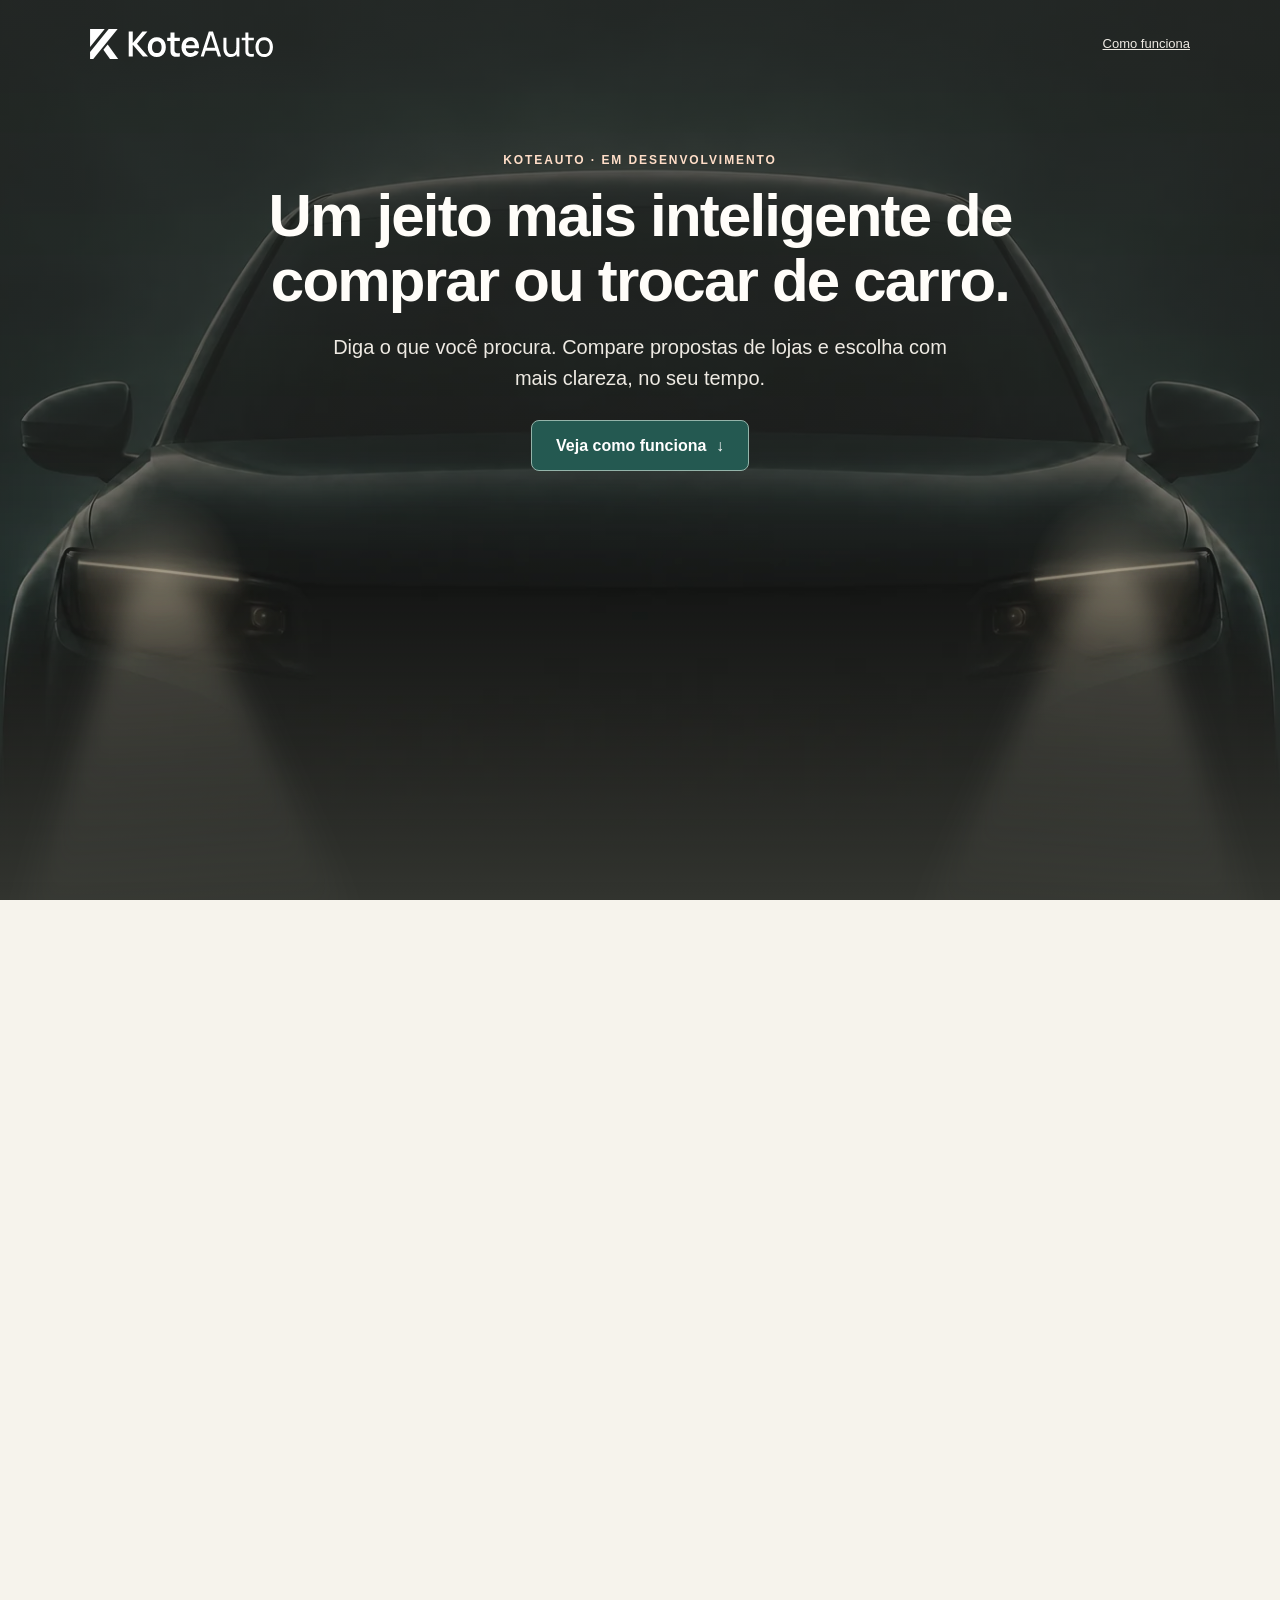
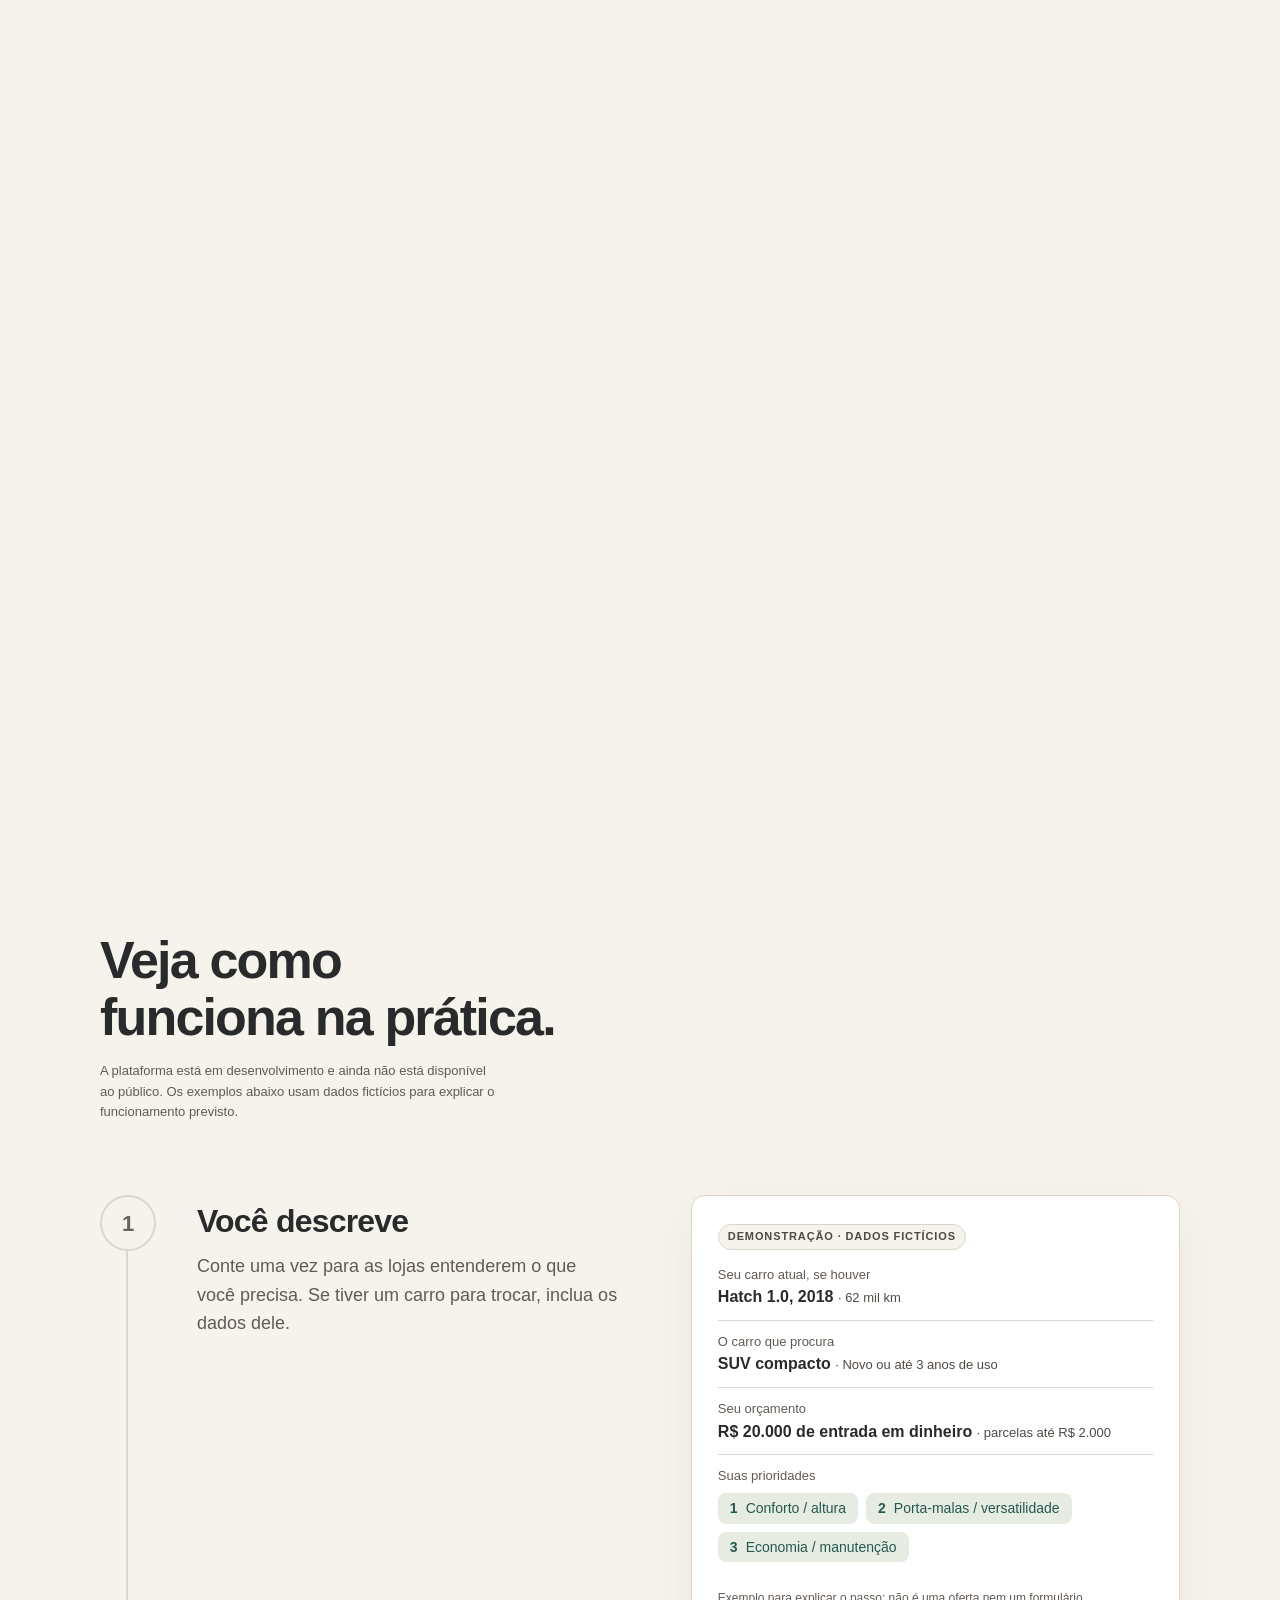
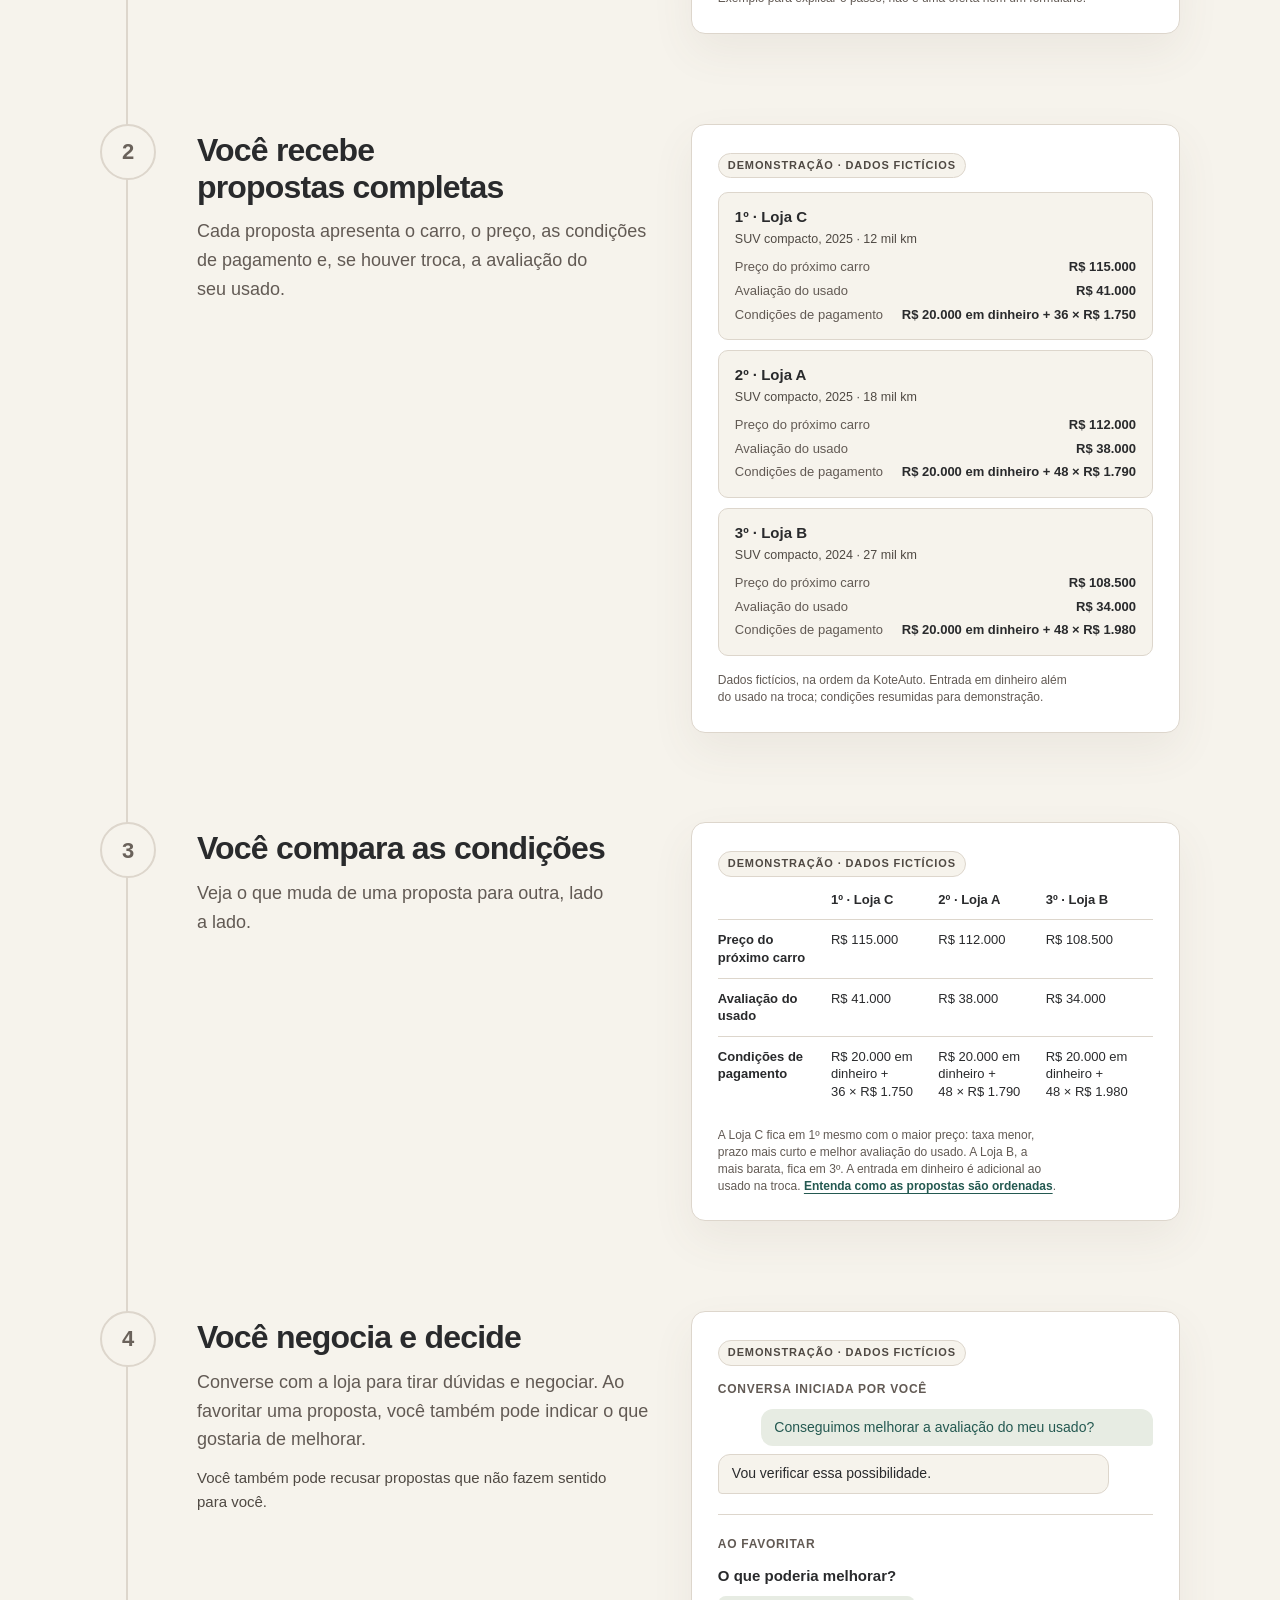
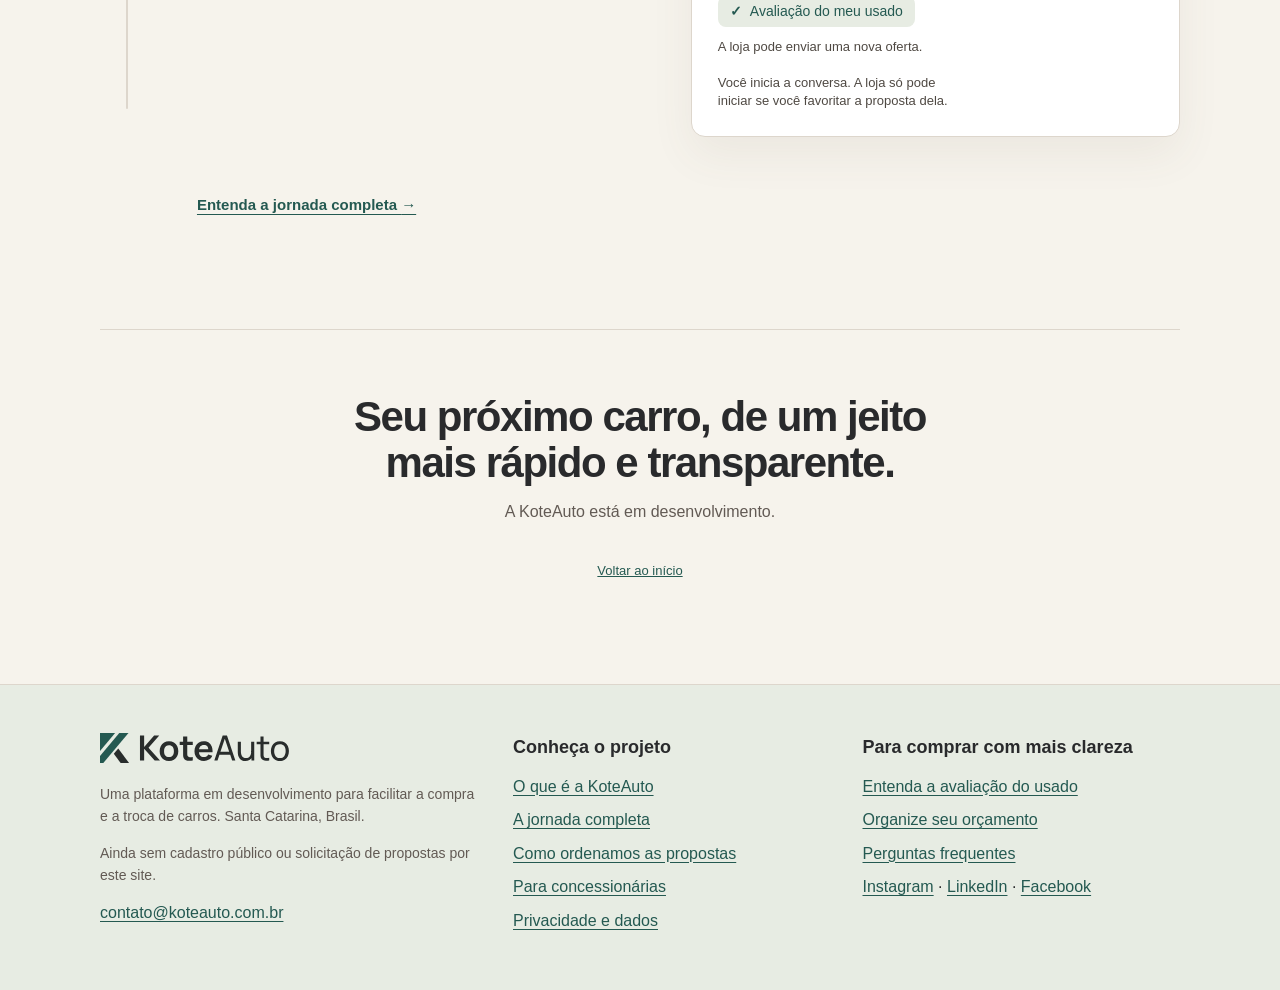
<file: index.html>
<!doctype html>
<html lang="pt-BR">
<head>
  <meta charset="UTF-8" />
  <meta name="viewport" content="width=device-width, initial-scale=1" />
  <meta name="theme-color" content="#245951" />
  <title>KoteAuto | Marketplace reverso de compra e troca de carros</title>
  <meta
    name="description"
    content="A KoteAuto é uma startup brasileira de tecnologia automotiva que está construindo um marketplace reverso para compra e troca de carros: você informa uma vez o carro que tem, o que quer e quanto deseja pagar, e as concessionárias enviam propostas comparáveis. Plataforma em desenvolvimento, ainda sem acesso público."
  />
  <meta name="robots" content="index, follow, max-snippet:-1, max-image-preview:large" />
  <link rel="canonical" href="https://www.koteauto.com.br/" />
  <meta property="og:type" content="website" />
  <meta property="og:locale" content="pt_BR" />
  <meta property="og:site_name" content="KoteAuto" />
  <meta property="og:title" content="KoteAuto | Marketplace reverso de compra e troca de carros" />
  <meta property="og:description" content="Conheça a proposta da KoteAuto para comprar e trocar de carro com mais clareza. Plataforma em desenvolvimento." />
  <meta property="og:url" content="https://www.koteauto.com.br/" />
  <meta property="og:image" content="https://www.koteauto.com.br/assets/brand/koteauto-compartilhamento-1200x630.jpg" />
<meta property="og:image:width" content="1200" />
<meta property="og:image:height" content="630" />
  <meta property="og:image:alt" content="Logo da KoteAuto sobre a frente de um carro: um jeito mais inteligente de comprar ou trocar de carro" />
  <meta name="twitter:card" content="summary_large_image" />
  <meta name="twitter:title" content="KoteAuto | Compra e troca de carros com propostas comparáveis" />
  <meta name="twitter:description" content="Conheça a proposta da KoteAuto para reduzir o desgaste de comprar ou trocar de carro." />
  <meta name="twitter:image" content="https://www.koteauto.com.br/assets/brand/koteauto-compartilhamento-1200x630.jpg" />
  <link rel="icon" href="/favicon.svg" type="image/svg+xml" />
<link rel="apple-touch-icon" href="/apple-touch-icon.png" />
  <link rel="stylesheet" href="/assets/home.css">
</head>
<body id="topo">
<a class="skip" href="#como-funciona">Ir para Como funciona</a>
<main>
<section class="track" id="travessia" aria-label="Abertura e como funciona">
  <div class="stage">
    <div class="hero">
      <div class="scene" aria-hidden="true">
        <div class="rig">
          <div class="cw">
            <div class="pic"><img class="car" src="/assets/carro-frente-1672.webp" srcset="/assets/carro-frente-960.webp 960w, /assets/carro-frente-1672.webp 1672w" sizes="(max-width:700px) 135vw, (min-aspect-ratio:1672/941) 100vw, 178svh" fetchpriority="high" decoding="async" alt="" width="1672" height="941"><div class="shade"></div></div>
            <div class="bm ln" data-base="-4"><i></i></div><div class="bm rn" data-base="4"><i></i></div>
            <div class="gl ln"></div><div class="gl rn"></div>
          </div>
          <div class="pool pl"></div><div class="pool pr"></div><div class="pool pc"></div>
        </div>
        <div class="flood"></div>
      </div>
      <div class="hero-copy">
        <nav class="nav" aria-label="Navegação principal"><a class="brand" href="#topo" aria-label="KoteAuto — início"><img src="/assets/brand/koteauto-logo-horizontal-branco.svg" width="760" height="120" alt="KoteAuto"></a><a class="nl" href="#como-funciona">Como funciona</a></nav>
        <div class="hc">
          <p class="eyebrow">KoteAuto · em desenvolvimento</p>
          <h1>Um jeito mais inteligente de comprar ou trocar de carro.</h1>
          <p class="sup">Diga o que você procura. Compare propostas de lojas e escolha com mais clareza, no seu tempo.</p>
          <a class="cta" href="#como-funciona">Veja como funciona <span aria-hidden="true">↓</span></a>
        </div>
      </div>
    </div>
    <a class="transition-cue" href="#como-funciona" hidden>Continue para ver como funciona <span aria-hidden="true">↓</span></a>
    <div class="intro" id="como-funciona">
      <div class="wrap">
        <p class="eyebrow-d rv">Como funciona</p>
        <h2 class="rv" style="--d:.03s">Do que você procura à decisão.</h2>
        <p class="lead-b rv" style="--d:.06s">Uma solicitação para reunir propostas e negociar.</p>
        <ul class="infos">
          <li class="rv" style="--d:.09s"><strong>A solicitação</strong><span>Você descreve o carro que tem, se houver, o que procura e quanto deseja pagar.</span></li>
          <li class="rv" style="--d:.12s"><strong>As propostas</strong><span>Preço, avaliação do usado e condições de pagamento sempre visíveis, no mesmo formato para todas as lojas.</span></li>
          <li class="rv" style="--d:.15s"><strong>A decisão</strong><span>Compare e negocie online, no seu tempo.</span></li>
        </ul>
      </div>
    </div>
  </div>
  <span class="anchor" id="como-funciona-live"></span>
</section>

<section class="how" aria-label="O percurso">
  <div class="wrap">
    <div class="how-head">
      <h2>Veja como funciona na prática.</h2>
      <p class="demo-note">A plataforma está em desenvolvimento e ainda não está disponível ao público. Os exemplos abaixo usam dados fictícios para explicar o funcionamento previsto.</p>
    </div>
    <div class="path" id="path">
      <ol class="steps" role="list">
        <li class="step">
          <span class="dot" aria-hidden="true">1</span>
          <div class="txt"><h3>Você descreve</h3><p>Conte uma vez para as lojas entenderem o que você precisa. Se tiver um carro para trocar, inclua os dados dele.</p></div>
          <figure class="fig">
            <span class="demo">Demonstração · dados fictícios</span>
            <dl class="vals">
              <div><dt>Seu carro atual, se houver</dt><dd>Hatch 1.0, 2018 <small>· 62 mil km</small></dd></div>
              <div><dt>O carro que procura</dt><dd>SUV compacto <small>· Novo ou até 3 anos de uso</small></dd></div>
              <div><dt>Seu orçamento</dt><dd>R$&nbsp;20.000 de entrada em dinheiro <small>· parcelas até R$&nbsp;2.000</small></dd></div>
              <div><dt>Suas prioridades</dt><dd><ol class="prio" role="list"><li>Conforto / altura</li><li>Porta-malas / versatilidade</li><li>Economia / manutenção</li></ol></dd></div>
            </dl>
            <figcaption>Exemplo para explicar o passo; não é uma oferta nem um formulário.</figcaption>
          </figure>
        </li>
        <li class="step">
          <span class="dot" aria-hidden="true">2</span>
          <div class="txt"><h3>Você recebe propostas completas</h3><p>Cada proposta apresenta o carro, o preço, as condições de pagamento e, se houver troca, a avaliação do seu usado.</p></div>
          <figure class="fig">
            <span class="demo">Demonstração · dados fictícios</span>
            <div class="prop"><h4>1º · Loja C</h4><p class="car-d">SUV compacto, 2025 · 12 mil km</p><dl><dt>Preço do próximo carro</dt><dd>R$&nbsp;115.000</dd><dt>Avaliação do usado</dt><dd>R$&nbsp;41.000</dd><dt>Condições de pagamento</dt><dd>R$&nbsp;20.000 em dinheiro + 36&nbsp;×&nbsp;R$&nbsp;1.750</dd></dl></div><div class="prop"><h4>2º · Loja A</h4><p class="car-d">SUV compacto, 2025 · 18 mil km</p><dl><dt>Preço do próximo carro</dt><dd>R$&nbsp;112.000</dd><dt>Avaliação do usado</dt><dd>R$&nbsp;38.000</dd><dt>Condições de pagamento</dt><dd>R$&nbsp;20.000 em dinheiro + 48&nbsp;×&nbsp;R$&nbsp;1.790</dd></dl></div><div class="prop"><h4>3º · Loja B</h4><p class="car-d">SUV compacto, 2024 · 27 mil km</p><dl><dt>Preço do próximo carro</dt><dd>R$&nbsp;108.500</dd><dt>Avaliação do usado</dt><dd>R$&nbsp;34.000</dd><dt>Condições de pagamento</dt><dd>R$&nbsp;20.000 em dinheiro + 48&nbsp;×&nbsp;R$&nbsp;1.980</dd></dl></div>
            <figcaption>Dados fictícios, na ordem da KoteAuto. Entrada em dinheiro além do usado na troca; condições resumidas para demonstração.</figcaption>
          </figure>
        </li>
        <li class="step">
          <span class="dot" aria-hidden="true">3</span>
          <div class="txt"><h3>Você compara as condições</h3><p>Veja o que muda de uma proposta para outra, lado a lado.</p></div>
          <figure class="fig">
            <span class="demo">Demonstração · dados fictícios</span>
            <div class="tblw" tabindex="0" role="region" aria-label="Comparação de exemplo; role para o lado se necessário">
              <table class="tbl">
                <thead><tr><th scope="col"><span class="vh">Item</span></th><th scope="col">1º · Loja C</th><th scope="col">2º · Loja A</th><th scope="col">3º · Loja B</th></tr></thead>
                <tbody>
                  <tr><th scope="row">Preço do próximo carro</th><td>R$&nbsp;115.000</td><td>R$&nbsp;112.000</td><td>R$&nbsp;108.500</td></tr>
                  <tr><th scope="row">Avaliação do usado</th><td>R$&nbsp;41.000</td><td>R$&nbsp;38.000</td><td>R$&nbsp;34.000</td></tr>
                  <tr><th scope="row">Condições de pagamento</th><td>R$&nbsp;20.000 em dinheiro + 36&nbsp;×&nbsp;R$&nbsp;1.750</td><td>R$&nbsp;20.000 em dinheiro + 48&nbsp;×&nbsp;R$&nbsp;1.790</td><td>R$&nbsp;20.000 em dinheiro + 48&nbsp;×&nbsp;R$&nbsp;1.980</td></tr>
                </tbody>
              </table>
            </div>
            <p class="scroll-hint">Deslize para o lado para ver as três propostas.</p>
            <figcaption>A Loja C fica em 1º mesmo com o maior preço: taxa menor, prazo mais curto e melhor avaliação do usado. A Loja B, a mais barata, fica em 3º. A entrada em dinheiro é adicional ao usado na troca. <a href="/como-ordenamos-as-propostas">Entenda como as propostas são ordenadas</a>.</figcaption>
          </figure>
        </li>
        <li class="step">
          <span class="dot" aria-hidden="true">4</span>
          <div class="txt"><h3>Você negocia e decide</h3><p>Converse com a loja para tirar dúvidas e negociar. Ao favoritar uma proposta, você também pode indicar o que gostaria de melhorar.</p><p class="sec">Você também pode recusar propostas que não fazem sentido para você.</p></div>
          <figure class="fig talkfig">
            <span class="demo">Demonstração · dados fictícios</span>
            <div class="blk">
              <h4>Conversa iniciada por você</h4>
              <p class="msg me"><span class="vh">Você: </span>Conseguimos melhorar a avaliação do meu usado?</p>
              <p class="msg store"><span class="vh">Loja: </span>Vou verificar essa possibilidade.</p>
            </div>
            <div class="blk">
              <h4>Ao favoritar</h4>
              <p class="ask">O que poderia melhorar?</p>
              <p class="pick"><span aria-hidden="true">✓</span> Avaliação do meu usado</p>
              <p class="note-s">A loja pode enviar uma nova oferta.</p>
            </div>
            <figcaption>Você inicia a conversa. A loja só pode iniciar se você favoritar a proposta dela.</figcaption>
          </figure>
        </li>
      </ol>
    </div>
    <p class="more more-out"><a href="/como-funciona">Entenda a jornada completa <span aria-hidden="true">→</span></a></p>
    <div class="closing">
      <h2>Seu próximo carro, de um jeito mais rápido e transparente.</h2>
      <p>A KoteAuto está em desenvolvimento.</p>
    </div>
    <p class="end"><a href="#topo">Voltar ao início</a></p>
  </div>
</section>
</main>

<footer class="site-footer"><div class="wrap footer-grid">
<div><h2 class="footer-brand"><img src="/assets/brand/koteauto-logo-horizontal-cor.svg" width="760" height="120" alt="KoteAuto" loading="lazy"></h2><p>Uma plataforma em desenvolvimento para facilitar a compra e a troca de carros. Santa Catarina, Brasil.</p><p>Ainda sem cadastro público ou solicitação de propostas por este site.</p><a href="mailto:contato@koteauto.com.br">contato@koteauto.com.br</a></div>
<nav aria-label="Sobre a KoteAuto"><h2>Conheça o projeto</h2><ul><li><a href="/o-que-e-a-koteauto">O que é a KoteAuto</a></li><li><a href="/como-funciona">A jornada completa</a></li><li><a href="/como-ordenamos-as-propostas">Como ordenamos as propostas</a></li><li><a href="/para-concessionarias">Para concessionárias</a></li><li><a href="/privacidade-e-dados">Privacidade e dados</a></li></ul></nav>
<nav aria-label="Guias e contato"><h2>Para comprar com mais clareza</h2><ul><li><a href="/avaliacao-do-usado">Entenda a avaliação do usado</a></li><li><a href="/quanto-de-carro-consigo-comprar">Organize seu orçamento</a></li><li><a href="/perguntas-frequentes">Perguntas frequentes</a></li><li><a href="https://www.instagram.com/contatokoteauto/">Instagram</a> · <a href="https://linkedin.com/company/koteauto">LinkedIn</a> · <a href="https://www.facebook.com/61589312203457/">Facebook</a></li></ul></nav>
</div></footer>
<script type="application/ld+json">{
  "@context": "https://schema.org",
  "@graph": [
    {
      "@type": "Organization",
      "@id": "https://www.koteauto.com.br/#organizacao",
      "name": "KoteAuto",
      "alternateName": "Kote Auto",
      "url": "https://www.koteauto.com.br/",
      "description": "A KoteAuto é uma startup brasileira de tecnologia automotiva que está construindo um marketplace reverso para compra e troca de veículos. A proposta é permitir que o consumidor informe uma única vez o carro que possui, o carro que deseja e sua capacidade de pagamento para comparar propostas padronizadas de concessionárias e revendas.",
      "disambiguatingDescription": "Startup brasileira em estágio inicial, sediada em Santa Catarina, com produto em desenvolvimento e ainda não disponível ao público.",
      "slogan": "Você informa uma vez. As lojas competem pela melhor proposta.",
      "foundingLocation": {
        "@type": "Place",
        "address": {
          "@type": "PostalAddress",
          "addressRegion": "SC",
          "addressCountry": "BR"
        }
      },
      "areaServed": {
        "@type": "Country",
        "name": "Brasil"
      },
      "knowsAbout": [
        "startup de tecnologia automotiva",
        "marketplace reverso automotivo",
        "compra e troca de carros",
        "avaliação de carro usado",
        "tabela FIPE",
        "comparação de propostas de financiamento de veículos",
        "leads qualificados para concessionárias"
      ],
      "sameAs": [
        "https://www.instagram.com/contatokoteauto/",
        "https://linkedin.com/company/koteauto",
        "https://www.facebook.com/61589312203457/"
      ]
    },
    {
      "@type": "WebSite",
      "dateModified": "2026-10-13",
      "@id": "https://www.koteauto.com.br/#site",
      "url": "https://www.koteauto.com.br/",
      "name": "KoteAuto",
      "inLanguage": "pt-BR",
      "publisher": {
        "@id": "https://www.koteauto.com.br/#organizacao"
      }
    },
    {
      "@type": "SoftwareApplication",
      "name": "KoteAuto",
      "applicationCategory": "BusinessApplication",
      "applicationSubCategory": "Marketplace reverso automotivo",
      "operatingSystem": "Web",
      "inLanguage": "pt-BR",
      "url": "https://www.koteauto.com.br/",
      "description": "Produto em desenvolvimento da KoteAuto para o consumidor descrever uma única vez o carro que possui, o carro que deseja e seu orçamento, receber uma estimativa do veículo usado e comparar propostas padronizadas de concessionárias e revendas.",
      "softwareVersion": "Em desenvolvimento",
      "publisher": {
        "@id": "https://www.koteauto.com.br/#organizacao"
      }
    }
  ]
}</script>
<script src="/assets/home.js" defer></script>
</body>
</html>
</file>
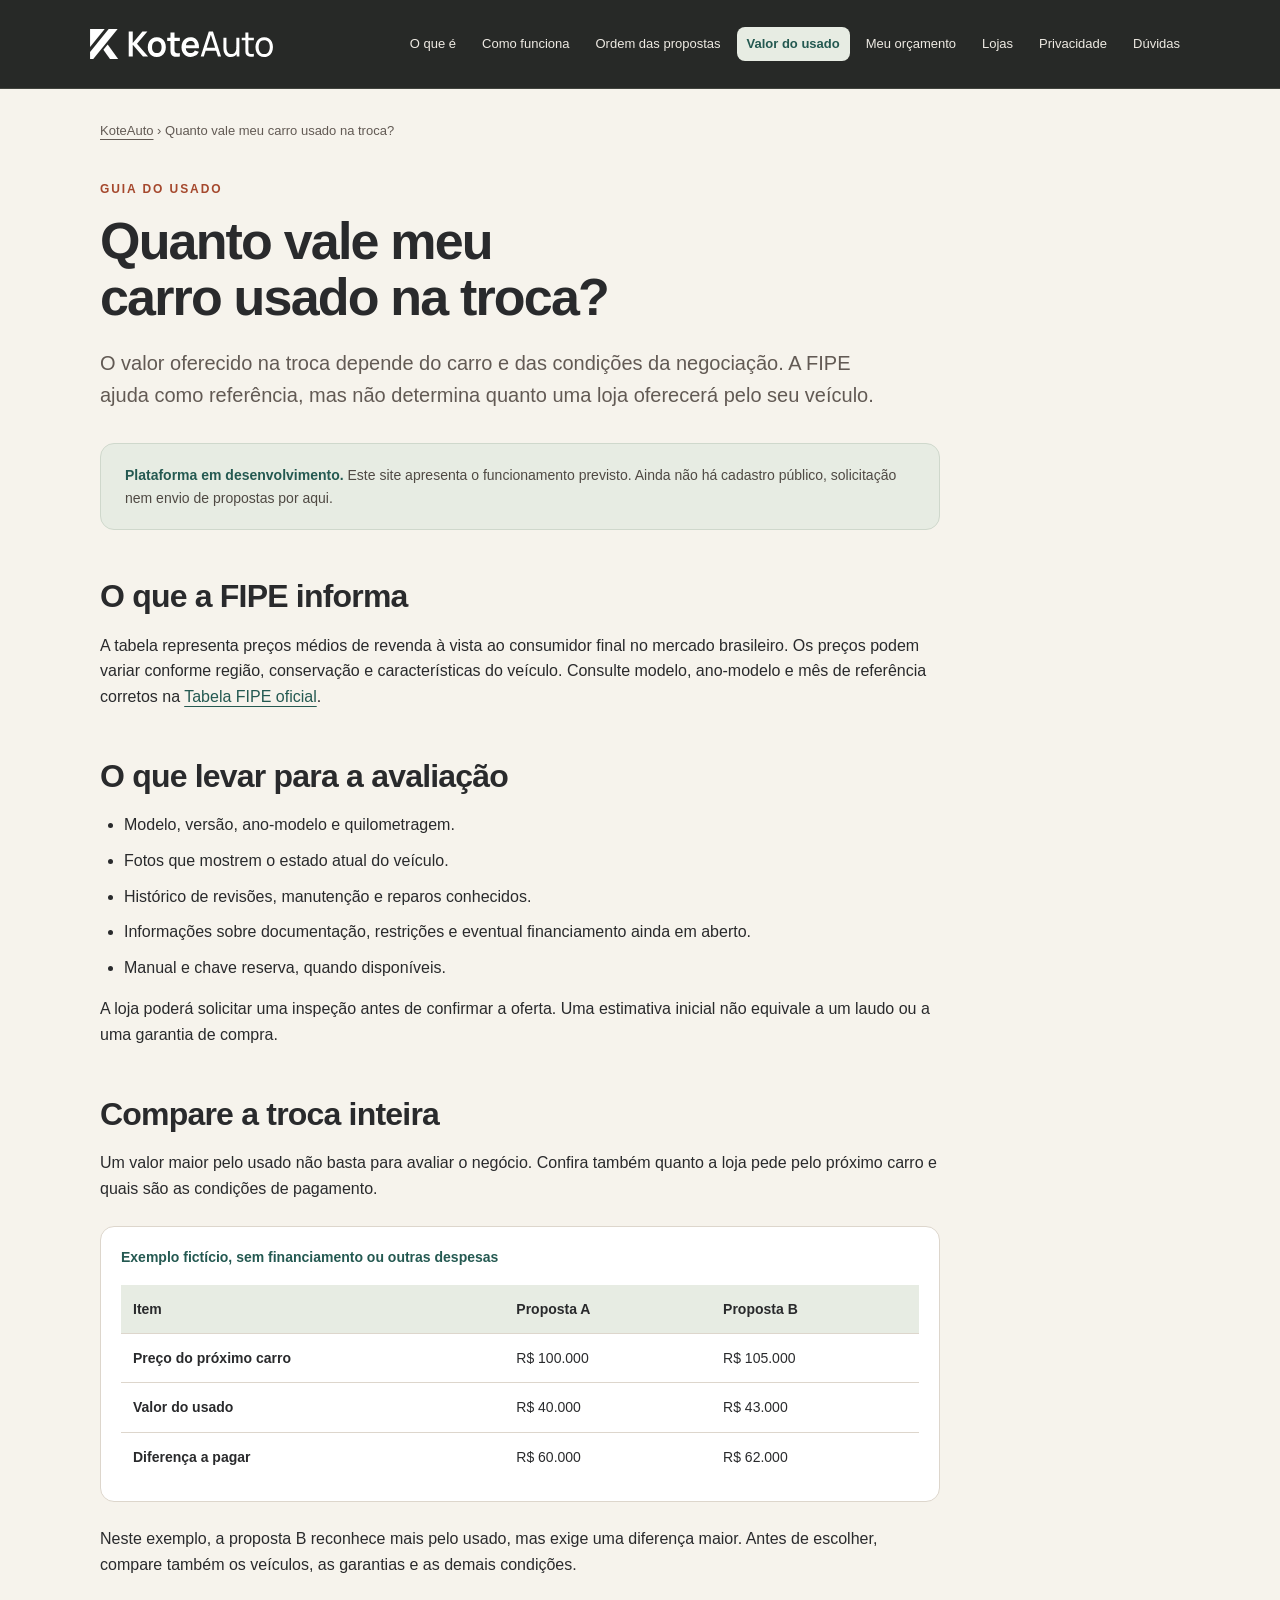
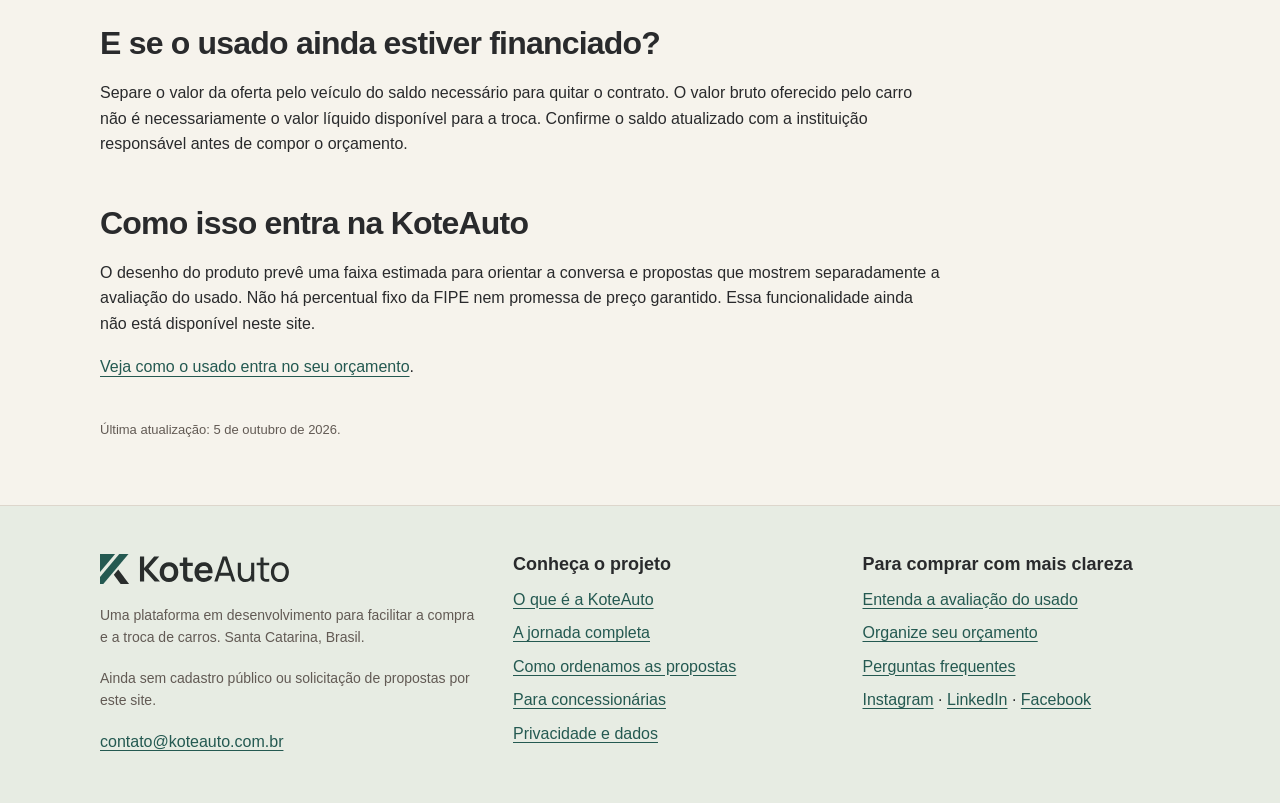
<file: avaliacao-do-usado.html>
<!DOCTYPE html>
<html lang="pt-BR">
<head>
<meta charset="UTF-8" />
<meta name="viewport" content="width=device-width, initial-scale=1" />
<meta name="theme-color" content="#245951" />
<title>Quanto vale meu carro usado na troca? | KoteAuto</title>
<meta name="description" content="Entenda por que a avaliação do usado pode variar e como comparar a oferta da loja com o preço do próximo carro.">
<meta name="robots" content="index, follow, max-snippet:-1, max-image-preview:large" />
<link rel="canonical" href="https://www.koteauto.com.br/avaliacao-do-usado" />
<link rel="stylesheet" href="/assets/conteudo.css" />
<link rel="icon" href="/favicon.svg" type="image/svg+xml" />
<link rel="apple-touch-icon" href="/apple-touch-icon.png" />
<meta property="og:type" content="article" />
<meta property="og:locale" content="pt_BR" />
<meta property="og:site_name" content="KoteAuto" />
<meta property="og:title" content="Quanto vale meu carro usado na troca?">
<meta property="og:description" content="Entenda por que a avaliação do usado pode variar e como comparar a oferta da loja com o preço do próximo carro.">
<meta property="og:url" content="https://www.koteauto.com.br/avaliacao-do-usado" />
<meta property="og:image" content="https://www.koteauto.com.br/assets/brand/koteauto-compartilhamento-1200x630.jpg" />
<meta property="og:image:width" content="1200" />
<meta property="og:image:height" content="630" />
<meta property="og:image:alt" content="KoteAuto, compra e troca de carros com propostas comparáveis" />
</head>
<body>
<a class="skip" href="#conteudo">Ir para o conteúdo</a>

<header class="site-header">
  <div class="site-header-inner">
    <a class="brand" href="/" aria-label="KoteAuto — início"><img src="/assets/brand/koteauto-logo-horizontal-branco.svg" width="760" height="120" alt="KoteAuto"></a>
    <nav aria-label="Conteúdo KoteAuto">
      <ul class="tabs">
        <li><a href="/o-que-e-a-koteauto">O que é</a></li>
        <li><a href="/como-funciona">Como funciona</a></li><li><a href="/como-ordenamos-as-propostas">Ordem das propostas</a></li>
        <li><a href="/avaliacao-do-usado" aria-current="page">Valor do usado</a></li>
        <li><a href="/quanto-de-carro-consigo-comprar">Meu orçamento</a></li>
        <li><a href="/para-concessionarias">Lojas</a></li>
        <li><a href="/privacidade-e-dados">Privacidade</a></li>
        <li><a href="/perguntas-frequentes">Dúvidas</a></li>
      </ul>
    </nav>
  </div>
</header>

<main class="wrap" id="conteudo"><p class="breadcrumb"><a href="/">KoteAuto</a> › Quanto vale meu carro usado na troca?</p><div class="page-head"><p class="eyebrow">Guia do usado</p><h1>Quanto vale meu carro usado na troca?</h1><p class="lead">O valor oferecido na troca depende do carro e das condições da negociação. A FIPE ajuda como referência, mas não determina quanto uma loja oferecerá pelo seu veículo.</p></div><div class="status-note"><strong>Plataforma em desenvolvimento.</strong> Este site apresenta o funcionamento previsto. Ainda não há cadastro público, solicitação nem envio de propostas por aqui.</div><section><h2>O que a FIPE informa</h2><p>A tabela representa preços médios de revenda à vista ao consumidor final no mercado brasileiro. Os preços podem variar conforme região, conservação e características do veículo. Consulte modelo, ano-modelo e mês de referência corretos na <a href="https://veiculos.fipe.org.br/">Tabela FIPE oficial</a>.</p></section><section><h2>O que levar para a avaliação</h2><ul><li>Modelo, versão, ano-modelo e quilometragem.</li><li>Fotos que mostrem o estado atual do veículo.</li><li>Histórico de revisões, manutenção e reparos conhecidos.</li><li>Informações sobre documentação, restrições e eventual financiamento ainda em aberto.</li><li>Manual e chave reserva, quando disponíveis.</li></ul><p>A loja poderá solicitar uma inspeção antes de confirmar a oferta. Uma estimativa inicial não equivale a um laudo ou a uma garantia de compra.</p></section><section><h2>Compare a troca inteira</h2><p>Um valor maior pelo usado não basta para avaliar o negócio. Confira também quanto a loja pede pelo próximo carro e quais são as condições de pagamento.</p><div class="table-wrap" tabindex="0" role="region" aria-label="Tabela de exemplo; role para o lado se necessário"><table><caption>Exemplo fictício, sem financiamento ou outras despesas</caption><thead><tr><th scope="col">Item</th><th scope="col">Proposta A</th><th scope="col">Proposta B</th></tr></thead><tbody><tr><th scope="row">Preço do próximo carro</th><td>R$ 100.000</td><td>R$ 105.000</td></tr><tr><th scope="row">Valor do usado</th><td>R$ 40.000</td><td>R$ 43.000</td></tr><tr><th scope="row">Diferença a pagar</th><td>R$ 60.000</td><td>R$ 62.000</td></tr></tbody></table></div><p>Neste exemplo, a proposta B reconhece mais pelo usado, mas exige uma diferença maior. Antes de escolher, compare também os veículos, as garantias e as demais condições.</p></section><section><h2>E se o usado ainda estiver financiado?</h2><p>Separe o valor da oferta pelo veículo do saldo necessário para quitar o contrato. O valor bruto oferecido pelo carro não é necessariamente o valor líquido disponível para a troca. Confirme o saldo atualizado com a instituição responsável antes de compor o orçamento.</p></section><section><h2>Como isso entra na KoteAuto</h2><p>O desenho do produto prevê uma faixa estimada para orientar a conversa e propostas que mostrem separadamente a avaliação do usado. Não há percentual fixo da FIPE nem promessa de preço garantido. Essa funcionalidade ainda não está disponível neste site.</p><p><a href="/quanto-de-carro-consigo-comprar">Veja como o usado entra no seu orçamento</a>.</p></section><p class="updated">Última atualização: 5 de outubro de 2026.</p></main><footer class="site-footer"><div class="wrap footer-grid">
<div><h2 class="footer-brand"><img src="/assets/brand/koteauto-logo-horizontal-cor.svg" width="760" height="120" alt="KoteAuto" loading="lazy"></h2><p>Uma plataforma em desenvolvimento para facilitar a compra e a troca de carros. Santa Catarina, Brasil.</p><p>Ainda sem cadastro público ou solicitação de propostas por este site.</p><a href="mailto:contato@koteauto.com.br">contato@koteauto.com.br</a></div>
<nav aria-label="Sobre a KoteAuto"><h2>Conheça o projeto</h2><ul><li><a href="/o-que-e-a-koteauto">O que é a KoteAuto</a></li><li><a href="/como-funciona">A jornada completa</a></li><li><a href="/como-ordenamos-as-propostas">Como ordenamos as propostas</a></li><li><a href="/para-concessionarias">Para concessionárias</a></li><li><a href="/privacidade-e-dados">Privacidade e dados</a></li></ul></nav>
<nav aria-label="Guias e contato"><h2>Para comprar com mais clareza</h2><ul><li><a href="/avaliacao-do-usado">Entenda a avaliação do usado</a></li><li><a href="/quanto-de-carro-consigo-comprar">Organize seu orçamento</a></li><li><a href="/perguntas-frequentes">Perguntas frequentes</a></li><li><a href="https://www.instagram.com/contatokoteauto/">Instagram</a> · <a href="https://linkedin.com/company/koteauto">LinkedIn</a> · <a href="https://www.facebook.com/61589312203457/">Facebook</a></li></ul></nav>
</div></footer><script type="application/ld+json">{
  "@context": "https://schema.org",
  "@graph": [
    {
      "@type": "Article",
      "headline": "Quanto vale meu carro usado na troca?",
      "description": "Entenda por que a avaliação do usado pode variar e como comparar a oferta da loja com o preço do próximo carro.",
      "inLanguage": "pt-BR",
      "datePublished": "2026-09-09",
      "dateModified": "2026-10-05",
      "mainEntityOfPage": "https://www.koteauto.com.br/avaliacao-do-usado",
      "author": {
        "@type": "Organization",
        "name": "KoteAuto",
        "url": "https://www.koteauto.com.br/"
      },
      "publisher": {
        "@id": "https://www.koteauto.com.br/#organizacao"
      }
    },
    {
      "@type": "BreadcrumbList",
      "itemListElement": [
        {
          "@type": "ListItem",
          "position": 1,
          "name": "KoteAuto",
          "item": "https://www.koteauto.com.br/"
        },
        {
          "@type": "ListItem",
          "position": 2,
          "name": "Quanto vale meu carro usado na troca?",
          "item": "https://www.koteauto.com.br/avaliacao-do-usado"
        }
      ]
    }
  ]
}</script></body></html>
</file>
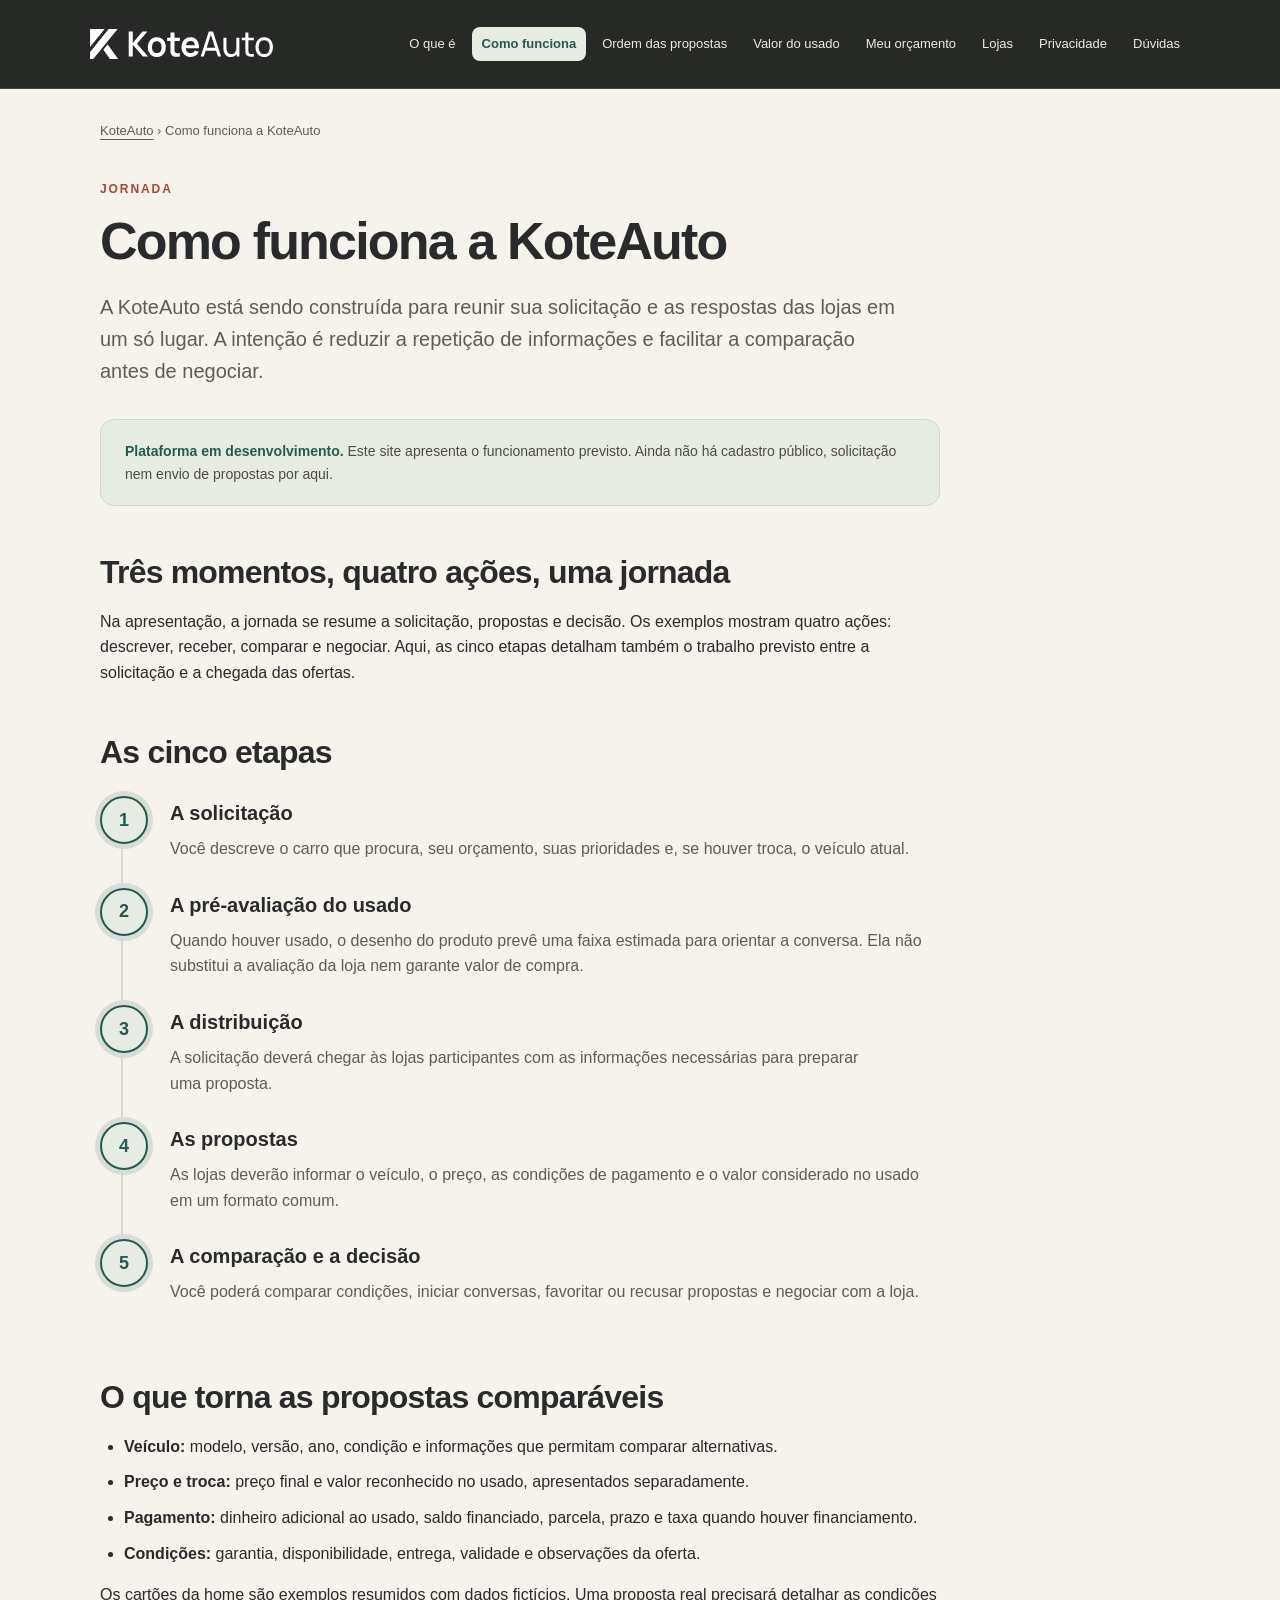
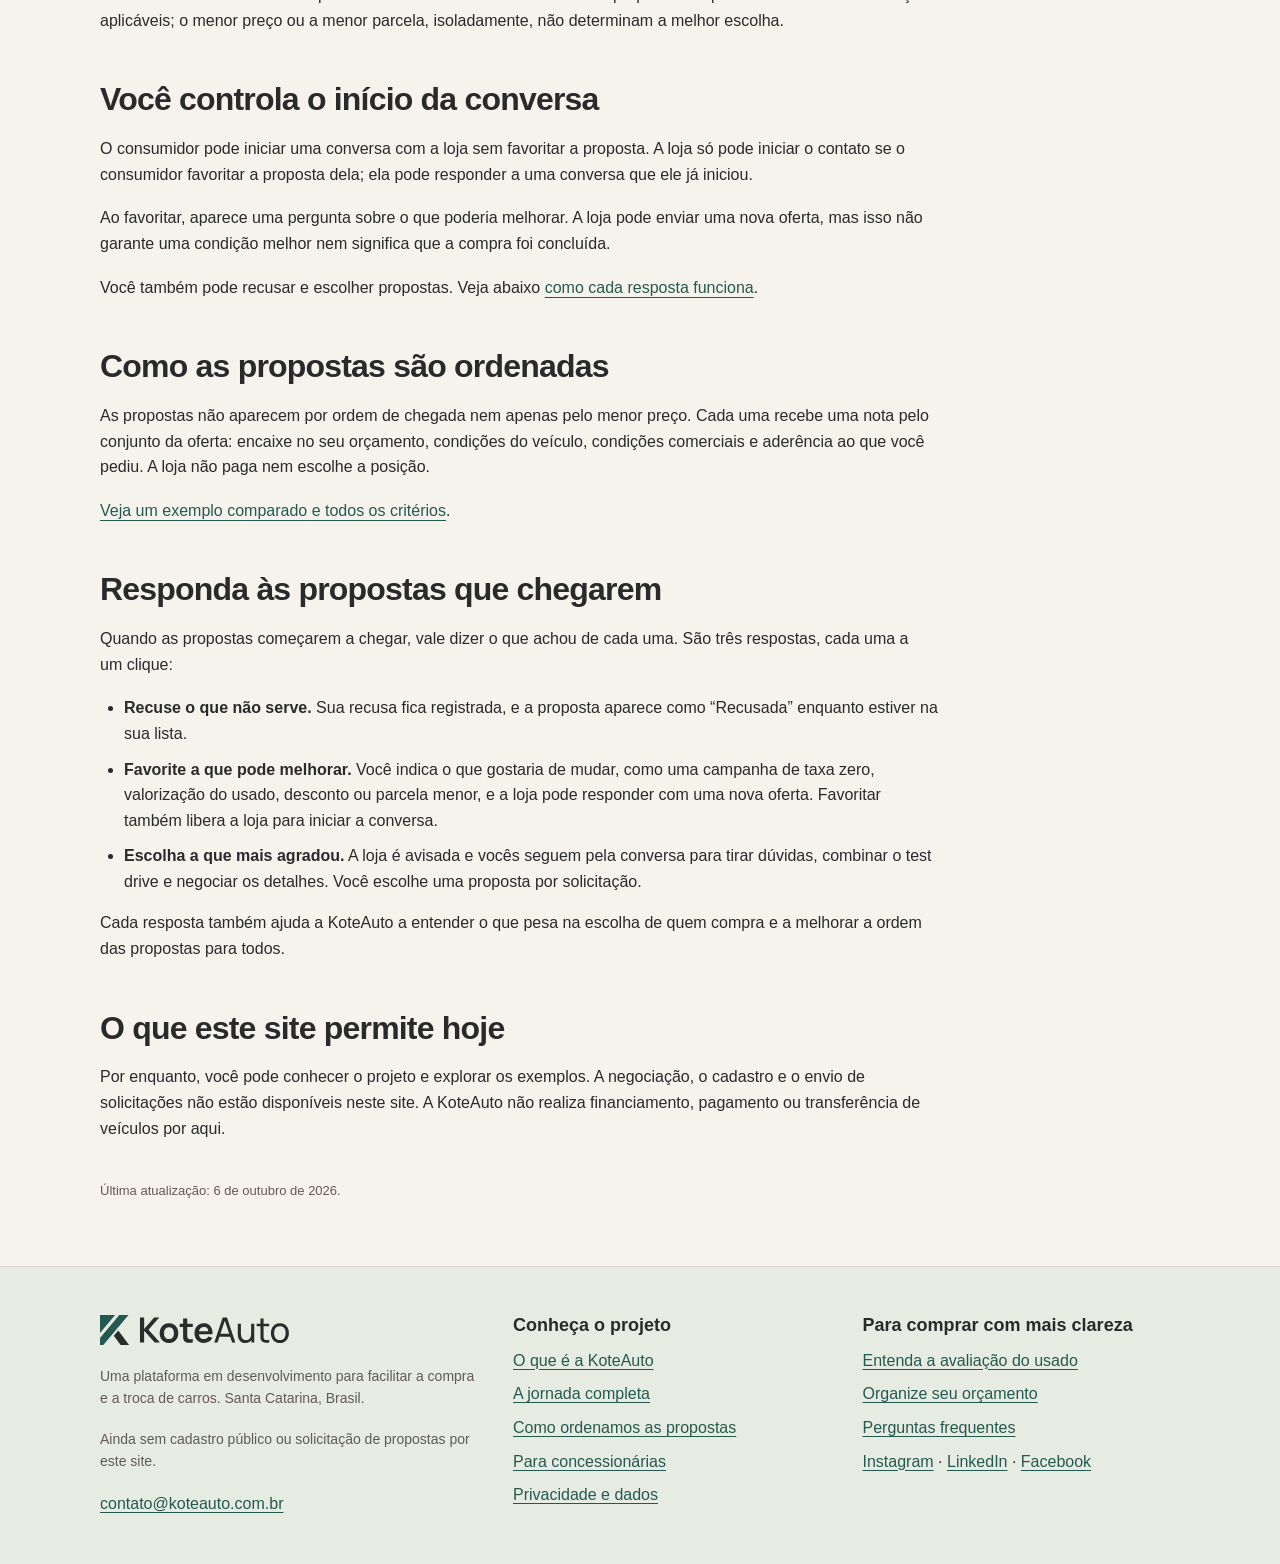
<file: como-funciona.html>
<!DOCTYPE html>
<html lang="pt-BR">
<head>
<meta charset="UTF-8" />
<meta name="viewport" content="width=device-width, initial-scale=1" />
<meta name="theme-color" content="#245951" />
<title>Como funciona a KoteAuto | KoteAuto</title>
<meta name="description" content="Conheça a jornada prevista: descreva o que procura, receba propostas comparáveis e negocie com a loja. Plataforma em desenvolvimento.">
<meta name="robots" content="index, follow, max-snippet:-1, max-image-preview:large" />
<link rel="canonical" href="https://www.koteauto.com.br/como-funciona" />
<link rel="stylesheet" href="/assets/conteudo.css" />
<link rel="icon" href="/favicon.svg" type="image/svg+xml" />
<link rel="apple-touch-icon" href="/apple-touch-icon.png" />
<meta property="og:type" content="article" />
<meta property="og:locale" content="pt_BR" />
<meta property="og:site_name" content="KoteAuto" />
<meta property="og:title" content="Como funciona a KoteAuto">
<meta property="og:description" content="Conheça a jornada prevista: descreva o que procura, receba propostas comparáveis e negocie com a loja. Plataforma em desenvolvimento.">
<meta property="og:url" content="https://www.koteauto.com.br/como-funciona" />
<meta property="og:image" content="https://www.koteauto.com.br/assets/brand/koteauto-compartilhamento-1200x630.jpg" />
<meta property="og:image:width" content="1200" />
<meta property="og:image:height" content="630" />
<meta property="og:image:alt" content="KoteAuto, compra e troca de carros com propostas comparáveis" />
</head>
<body>
<a class="skip" href="#conteudo">Ir para o conteúdo</a>

<header class="site-header">
  <div class="site-header-inner">
    <a class="brand" href="/" aria-label="KoteAuto — início"><img src="/assets/brand/koteauto-logo-horizontal-branco.svg" width="760" height="120" alt="KoteAuto"></a>
    <nav aria-label="Conteúdo KoteAuto">
      <ul class="tabs">
        <li><a href="/o-que-e-a-koteauto">O que é</a></li>
        <li><a href="/como-funciona" aria-current="page">Como funciona</a></li><li><a href="/como-ordenamos-as-propostas">Ordem das propostas</a></li>
        <li><a href="/avaliacao-do-usado">Valor do usado</a></li>
        <li><a href="/quanto-de-carro-consigo-comprar">Meu orçamento</a></li>
        <li><a href="/para-concessionarias">Lojas</a></li>
        <li><a href="/privacidade-e-dados">Privacidade</a></li>
        <li><a href="/perguntas-frequentes">Dúvidas</a></li>
      </ul>
    </nav>
  </div>
</header>

<main class="wrap" id="conteudo"><p class="breadcrumb"><a href="/">KoteAuto</a> › Como funciona a KoteAuto</p><div class="page-head"><p class="eyebrow">Jornada</p><h1>Como funciona a KoteAuto</h1><p class="lead">A KoteAuto está sendo construída para reunir sua solicitação e as respostas das lojas em um só lugar. A intenção é reduzir a repetição de informações e facilitar a comparação antes de negociar.</p></div><div class="status-note"><strong>Plataforma em desenvolvimento.</strong> Este site apresenta o funcionamento previsto. Ainda não há cadastro público, solicitação nem envio de propostas por aqui.</div><section><h2>Três momentos, quatro ações, uma jornada</h2><p>Na apresentação, a jornada se resume a solicitação, propostas e decisão. Os exemplos mostram quatro ações: descrever, receber, comparar e negociar. Aqui, as cinco etapas detalham também o trabalho previsto entre a solicitação e a chegada das ofertas.</p></section><section><h2>As cinco etapas</h2><ol class="journey"><li><h3>A solicitação</h3><p>Você descreve o carro que procura, seu orçamento, suas prioridades e, se houver troca, o veículo atual.</p></li><li><h3>A pré-avaliação do usado</h3><p>Quando houver usado, o desenho do produto prevê uma faixa estimada para orientar a conversa. Ela não substitui a avaliação da loja nem garante valor de compra.</p></li><li><h3>A distribuição</h3><p>A solicitação deverá chegar às lojas participantes com as informações necessárias para preparar uma proposta.</p></li><li><h3>As propostas</h3><p>As lojas deverão informar o veículo, o preço, as condições de pagamento e o valor considerado no usado em um formato comum.</p></li><li><h3>A comparação e a decisão</h3><p>Você poderá comparar condições, iniciar conversas, favoritar ou recusar propostas e negociar com a loja.</p></li></ol></section><section><h2>O que torna as propostas comparáveis</h2><ul><li><strong>Veículo:</strong> modelo, versão, ano, condição e informações que permitam comparar alternativas.</li><li><strong>Preço e troca:</strong> preço final e valor reconhecido no usado, apresentados separadamente.</li><li><strong>Pagamento:</strong> dinheiro adicional ao usado, saldo financiado, parcela, prazo e taxa quando houver financiamento.</li><li><strong>Condições:</strong> garantia, disponibilidade, entrega, validade e observações da oferta.</li></ul><p>Os cartões da home são exemplos resumidos com dados fictícios. Uma proposta real precisará detalhar as condições aplicáveis; o menor preço ou a menor parcela, isoladamente, não determinam a melhor escolha.</p></section><section><h2>Você controla o início da conversa</h2><p>O consumidor pode iniciar uma conversa com a loja sem favoritar a proposta. A loja só pode iniciar o contato se o consumidor favoritar a proposta dela; ela pode responder a uma conversa que ele já iniciou.</p><p>Ao favoritar, aparece uma pergunta sobre o que poderia melhorar. A loja pode enviar uma nova oferta, mas isso não garante uma condição melhor nem significa que a compra foi concluída.</p><p>Você também pode recusar e escolher propostas. Veja abaixo <a href="#responder-as-propostas">como cada resposta funciona</a>.</p></section><section id="ordem-das-propostas"><h2>Como as propostas são ordenadas</h2><p>As propostas não aparecem por ordem de chegada nem apenas pelo menor preço. Cada uma recebe uma nota pelo conjunto da oferta: encaixe no seu orçamento, condições do veículo, condições comerciais e aderência ao que você pediu. A loja não paga nem escolhe a posição.</p><p><a href="/como-ordenamos-as-propostas">Veja um exemplo comparado e todos os critérios</a>.</p></section><section id="responder-as-propostas"><h2>Responda às propostas que chegarem</h2><p>Quando as propostas começarem a chegar, vale dizer o que achou de cada uma. São três respostas, cada uma a um clique:</p><ul><li><strong>Recuse o que não serve.</strong> Sua recusa fica registrada, e a proposta aparece como “Recusada” enquanto estiver na sua lista.</li><li><strong>Favorite a que pode melhorar.</strong> Você indica o que gostaria de mudar, como uma campanha de taxa zero, valorização do usado, desconto ou parcela menor, e a loja pode responder com uma nova oferta. Favoritar também libera a loja para iniciar a conversa.</li><li><strong>Escolha a que mais agradou.</strong> A loja é avisada e vocês seguem pela conversa para tirar dúvidas, combinar o test drive e negociar os detalhes. Você escolhe uma proposta por solicitação.</li></ul><p>Cada resposta também ajuda a KoteAuto a entender o que pesa na escolha de quem compra e a melhorar a ordem das propostas para todos.</p></section><section><h2>O que este site permite hoje</h2><p>Por enquanto, você pode conhecer o projeto e explorar os exemplos. A negociação, o cadastro e o envio de solicitações não estão disponíveis neste site. A KoteAuto não realiza financiamento, pagamento ou transferência de veículos por aqui.</p></section><p class="updated">Última atualização: 6 de outubro de 2026.</p></main><footer class="site-footer"><div class="wrap footer-grid">
<div><h2 class="footer-brand"><img src="/assets/brand/koteauto-logo-horizontal-cor.svg" width="760" height="120" alt="KoteAuto" loading="lazy"></h2><p>Uma plataforma em desenvolvimento para facilitar a compra e a troca de carros. Santa Catarina, Brasil.</p><p>Ainda sem cadastro público ou solicitação de propostas por este site.</p><a href="mailto:contato@koteauto.com.br">contato@koteauto.com.br</a></div>
<nav aria-label="Sobre a KoteAuto"><h2>Conheça o projeto</h2><ul><li><a href="/o-que-e-a-koteauto">O que é a KoteAuto</a></li><li><a href="/como-funciona">A jornada completa</a></li><li><a href="/como-ordenamos-as-propostas">Como ordenamos as propostas</a></li><li><a href="/para-concessionarias">Para concessionárias</a></li><li><a href="/privacidade-e-dados">Privacidade e dados</a></li></ul></nav>
<nav aria-label="Guias e contato"><h2>Para comprar com mais clareza</h2><ul><li><a href="/avaliacao-do-usado">Entenda a avaliação do usado</a></li><li><a href="/quanto-de-carro-consigo-comprar">Organize seu orçamento</a></li><li><a href="/perguntas-frequentes">Perguntas frequentes</a></li><li><a href="https://www.instagram.com/contatokoteauto/">Instagram</a> · <a href="https://linkedin.com/company/koteauto">LinkedIn</a> · <a href="https://www.facebook.com/61589312203457/">Facebook</a></li></ul></nav>
</div></footer><script type="application/ld+json">{
  "@context": "https://schema.org",
  "@graph": [
    {
      "@type": "Article",
      "headline": "Como funciona a KoteAuto",
      "description": "Conheça a jornada prevista: descreva o que procura, receba propostas comparáveis e negocie com a loja. Plataforma em desenvolvimento.",
      "inLanguage": "pt-BR",
      "datePublished": "2026-09-09",
      "dateModified": "2026-10-06",
      "mainEntityOfPage": "https://www.koteauto.com.br/como-funciona",
      "author": {
        "@type": "Organization",
        "name": "KoteAuto",
        "url": "https://www.koteauto.com.br/"
      },
      "publisher": {
        "@id": "https://www.koteauto.com.br/#organizacao"
      }
    },
    {
      "@type": "BreadcrumbList",
      "itemListElement": [
        {
          "@type": "ListItem",
          "position": 1,
          "name": "KoteAuto",
          "item": "https://www.koteauto.com.br/"
        },
        {
          "@type": "ListItem",
          "position": 2,
          "name": "Como funciona a KoteAuto",
          "item": "https://www.koteauto.com.br/como-funciona"
        }
      ]
    }
  ]
}</script></body></html>
</file>
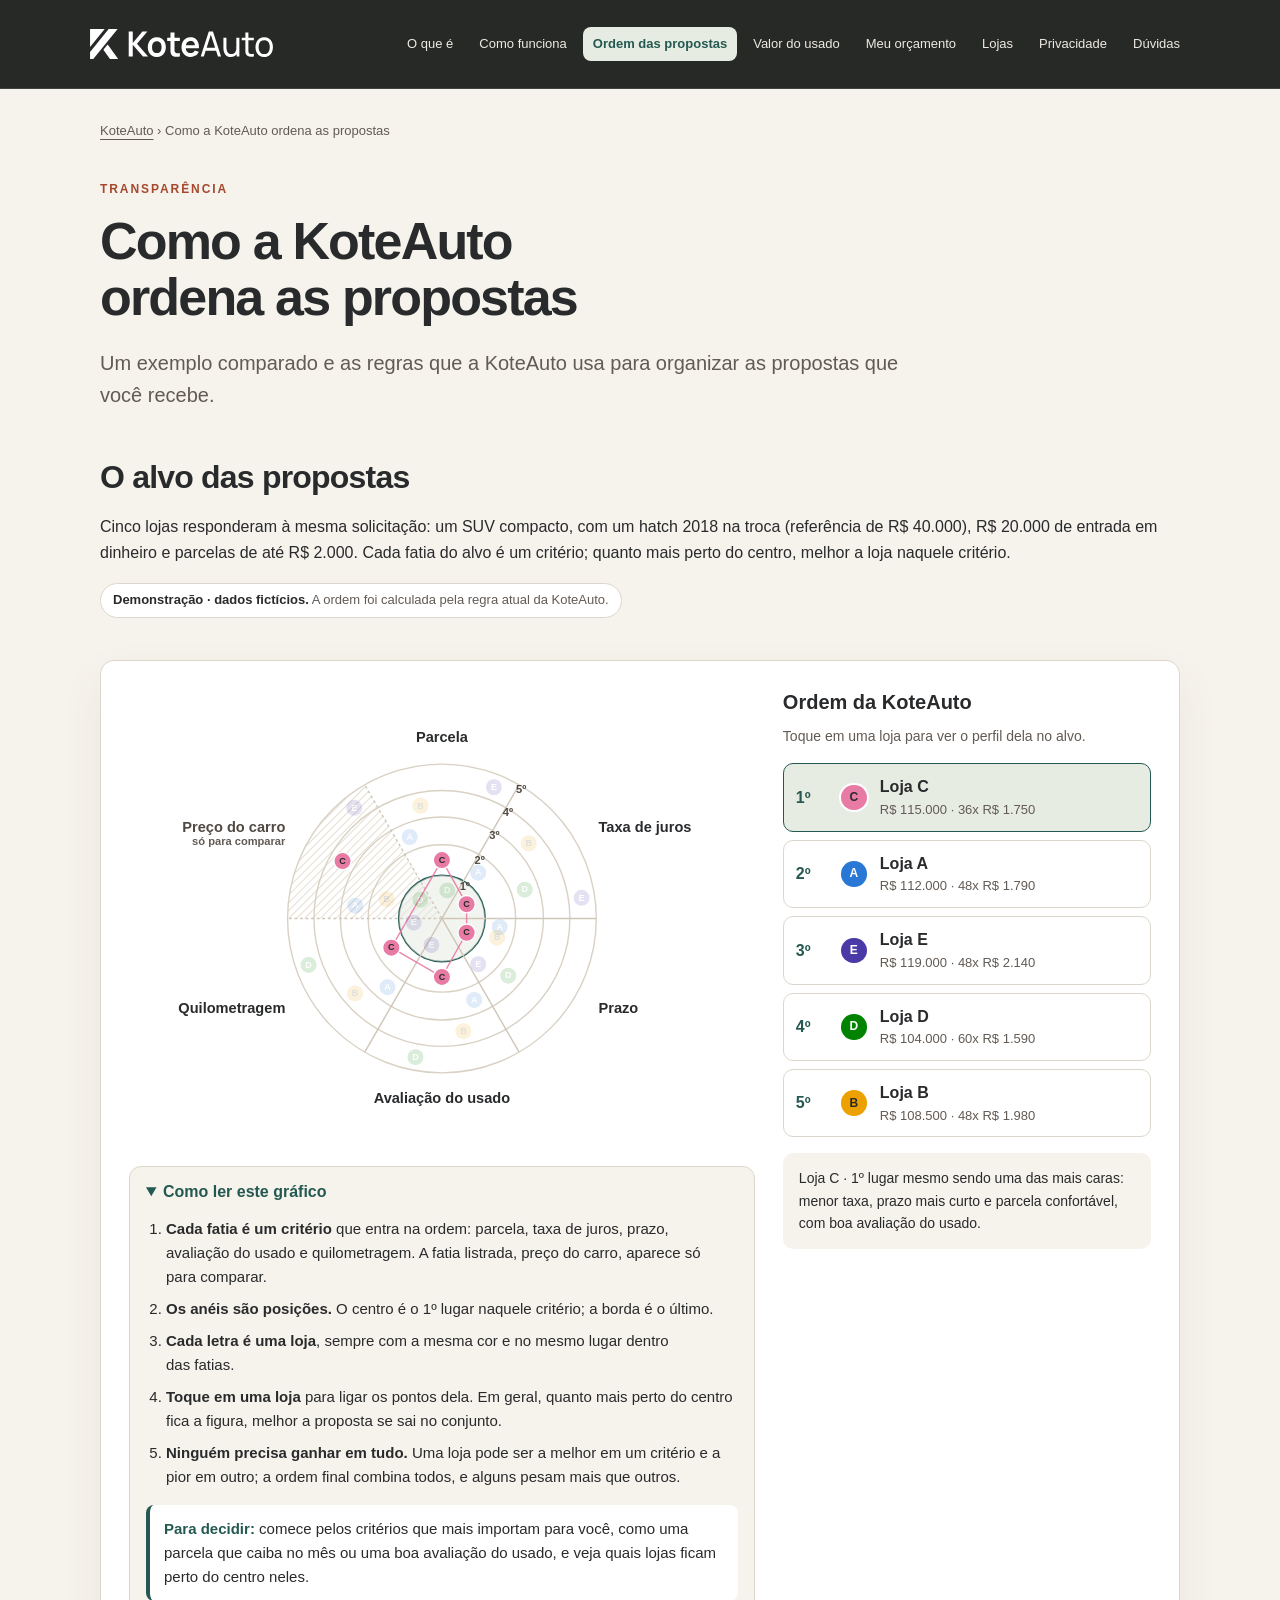
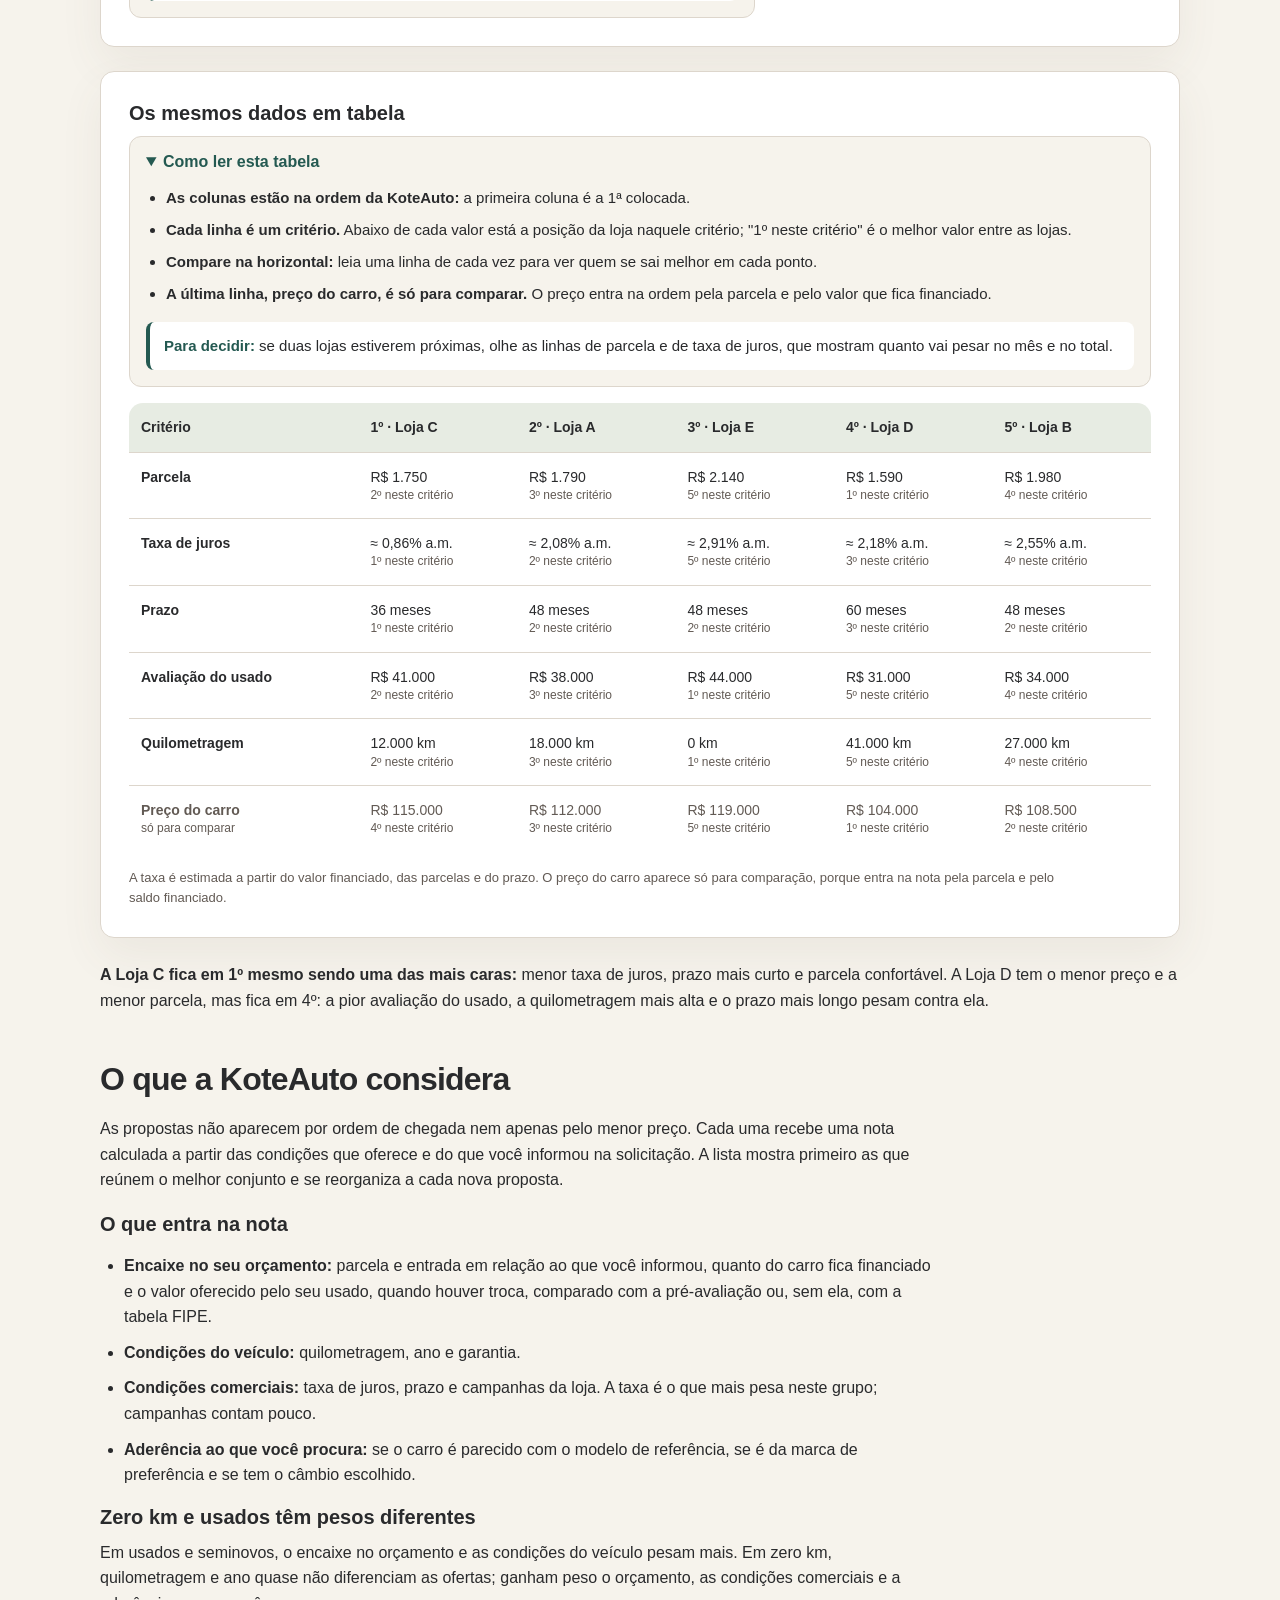
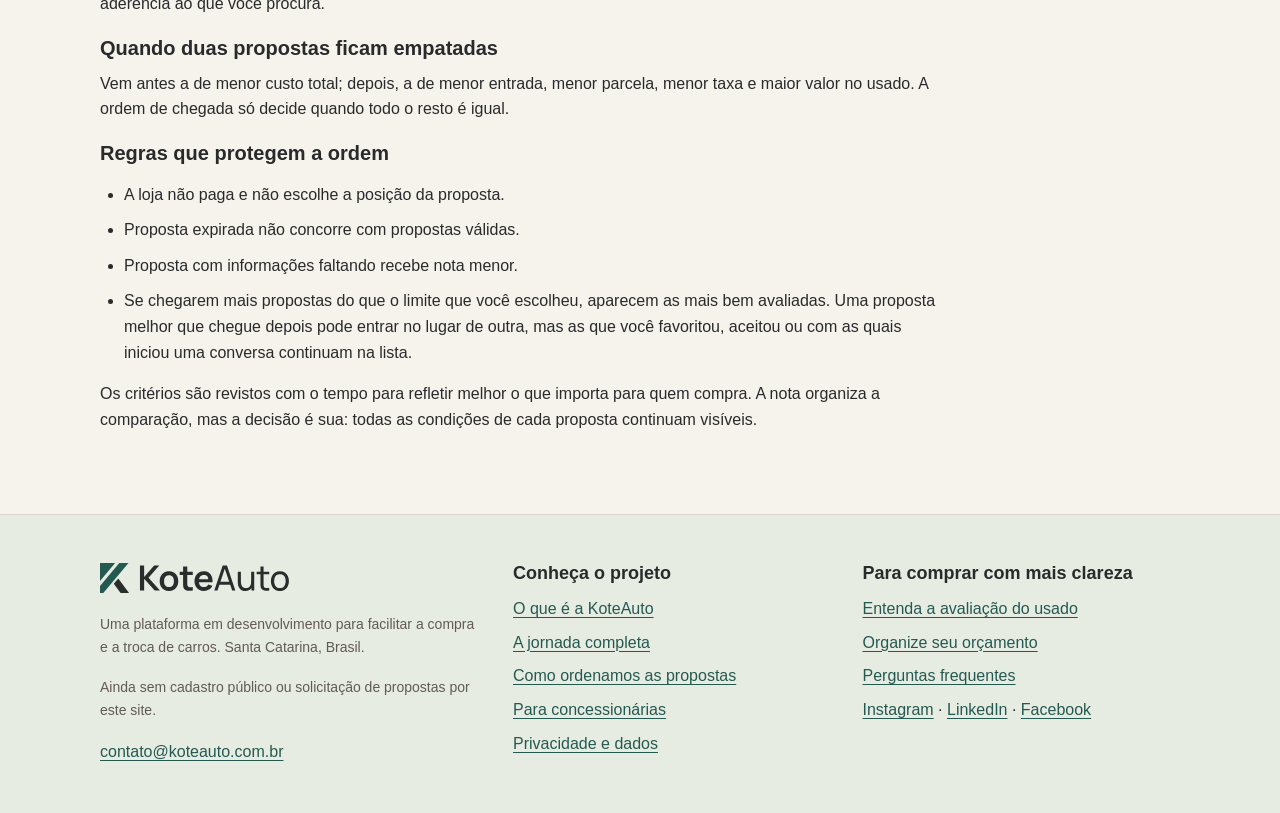
<file: como-ordenamos-as-propostas.html>
<!DOCTYPE html>
<html lang="pt-BR">
<head>
<meta charset="UTF-8" />
<meta name="viewport" content="width=device-width, initial-scale=1" />
<meta name="theme-color" content="#245951" />
<title>Como a KoteAuto ordena as propostas | KoteAuto</title>
<meta name="description" content="Entenda como a KoteAuto organiza as propostas pelo conjunto da oferta, com um exemplo comparado: critérios, diferenças entre zero km e usado, desempate e regras que protegem a ordem.">
<meta name="robots" content="index, follow, max-snippet:-1, max-image-preview:large" />
<link rel="canonical" href="https://www.koteauto.com.br/como-ordenamos-as-propostas" />
<link rel="stylesheet" href="/assets/conteudo.css" />
<link rel="icon" href="/favicon.svg" type="image/svg+xml" />
<link rel="apple-touch-icon" href="/apple-touch-icon.png" />
<meta property="og:type" content="article" />
<meta property="og:locale" content="pt_BR" />
<meta property="og:site_name" content="KoteAuto" />
<meta property="og:title" content="Como a KoteAuto ordena as propostas">
<meta property="og:description" content="Entenda como a KoteAuto organiza as propostas pelo conjunto da oferta, com um exemplo comparado: critérios, diferenças entre zero km e usado, desempate e regras que protegem a ordem.">
<meta property="og:url" content="https://www.koteauto.com.br/como-ordenamos-as-propostas" />
<meta property="og:image" content="https://www.koteauto.com.br/assets/brand/koteauto-compartilhamento-1200x630.jpg" />
<meta property="og:image:width" content="1200" />
<meta property="og:image:height" content="630" />
<meta property="og:image:alt" content="KoteAuto, compra e troca de carros com propostas comparáveis" />
</head>
<body>
<a class="skip" href="#conteudo">Ir para o conteúdo</a>

<header class="site-header">
  <div class="site-header-inner">
    <a class="brand" href="/" aria-label="KoteAuto — início"><img src="/assets/brand/koteauto-logo-horizontal-branco.svg" width="760" height="120" alt="KoteAuto"></a>
    <nav aria-label="Conteúdo KoteAuto">
      <ul class="tabs">
        <li><a href="/o-que-e-a-koteauto">O que é</a></li>
        <li><a href="/como-funciona">Como funciona</a></li><li><a href="/como-ordenamos-as-propostas" aria-current="page">Ordem das propostas</a></li>
        <li><a href="/avaliacao-do-usado">Valor do usado</a></li>
        <li><a href="/quanto-de-carro-consigo-comprar">Meu orçamento</a></li>
        <li><a href="/para-concessionarias">Lojas</a></li>
        <li><a href="/privacidade-e-dados">Privacidade</a></li>
        <li><a href="/perguntas-frequentes">Dúvidas</a></li>
      </ul>
    </nav>
  </div>
</header>

<main class="wrap" id="conteudo"><p class="breadcrumb"><a href="/">KoteAuto</a> › Como a KoteAuto ordena as propostas</p><div class="page-head"><p class="eyebrow">Transparência</p><h1>Como a KoteAuto ordena as propostas</h1><p class="lead">Um exemplo comparado e as regras que a KoteAuto usa para organizar as propostas que você recebe.</p></div>
<section id="exemplo" class="alvo"><h2>O alvo das propostas</h2>
<p>Cinco lojas responderam à mesma solicitação: um SUV compacto, com um hatch 2018 na troca (referência de R$&nbsp;40.000), R$&nbsp;20.000 de entrada em dinheiro e parcelas de até R$&nbsp;2.000. Cada fatia do alvo é um critério; quanto mais perto do centro, melhor a loja naquele critério.</p>
<p class="note-demo"><strong>Demonstração · dados fictícios.</strong> A ordem foi calculada pela regra atual da KoteAuto.</p>
<div class="card viz">
<div>
<svg id="alvo" viewBox="-130 -10 900 660" role="img" aria-labelledby="alvo-titulo alvo-desc"><title id="alvo-titulo">Alvo com cinco propostas e seis fatias</title><desc id="alvo-desc">Cada loja aparece em cada fatia no anel da sua posição naquele critério, do 1º no centro ao 5º na borda. A tabela abaixo traz os mesmos dados.</desc></svg>
<details class="guide" open>
        <summary>Como ler este gráfico</summary>
        <ol>
          <li><strong>Cada fatia é um critério</strong> que entra na ordem: parcela, taxa de juros, prazo, avaliação do usado e quilometragem. A fatia listrada, preço do carro, aparece só para comparar.</li>
          <li><strong>Os anéis são posições.</strong> O centro é o 1º lugar naquele critério; a borda é o último.</li>
          <li><strong>Cada letra é uma loja</strong>, sempre com a mesma cor e no mesmo lugar dentro das fatias.</li>
          <li><strong>Toque em uma loja</strong> para ligar os pontos dela. Em geral, quanto mais perto do centro fica a figura, melhor a proposta se sai no conjunto.</li>
          <li><strong>Ninguém precisa ganhar em tudo.</strong> Uma loja pode ser a melhor em um critério e a pior em outro; a ordem final combina todos, e alguns pesam mais que outros.</li>
        </ol>
        <p class="tip-box"><strong>Para decidir:</strong> comece pelos critérios que mais importam para você, como uma parcela que caiba no mês ou uma boa avaliação do usado, e veja quais lojas ficam perto do centro neles.</p>
      </details>
</div>
<div>
<h3>Ordem da KoteAuto</h3>
<p class="how">Toque em uma loja para ver o perfil dela no alvo.</p>
<ul class="legend" id="legenda"></ul>
<p class="why" id="porque" aria-live="polite"></p>
</div>
</div>
<div class="card table-card">
<h3>Os mesmos dados em tabela</h3>
<details class="guide table-guide" open>
      <summary>Como ler esta tabela</summary>
      <ul>
        <li><strong>As colunas estão na ordem da KoteAuto:</strong> a primeira coluna é a 1ª colocada.</li>
        <li><strong>Cada linha é um critério.</strong> Abaixo de cada valor está a posição da loja naquele critério; "1º neste critério" é o melhor valor entre as lojas.</li>
        <li><strong>Compare na horizontal:</strong> leia uma linha de cada vez para ver quem se sai melhor em cada ponto.</li>
        <li><strong>A última linha, preço do carro, é só para comparar.</strong> O preço entra na ordem pela parcela e pelo valor que fica financiado.</li>
      </ul>
      <p class="tip-box"><strong>Para decidir:</strong> se duas lojas estiverem próximas, olhe as linhas de parcela e de taxa de juros, que mostram quanto vai pesar no mês e no total.</p>
    </details>
<div class="table-wrap"><table><thead><tr><th scope="col">Critério</th><th scope="col">1º · Loja C</th><th scope="col">2º · Loja A</th><th scope="col">3º · Loja E</th><th scope="col">4º · Loja D</th><th scope="col">5º · Loja B</th></tr></thead><tbody><tr><th scope="row">Parcela</th><td>R$&nbsp;1.750<small>2º neste critério</small></td><td>R$&nbsp;1.790<small>3º neste critério</small></td><td>R$&nbsp;2.140<small>5º neste critério</small></td><td>R$&nbsp;1.590<small>1º neste critério</small></td><td>R$&nbsp;1.980<small>4º neste critério</small></td></tr><tr><th scope="row">Taxa de juros</th><td>≈&nbsp;0,86% a.m.<small>1º neste critério</small></td><td>≈&nbsp;2,08% a.m.<small>2º neste critério</small></td><td>≈&nbsp;2,91% a.m.<small>5º neste critério</small></td><td>≈&nbsp;2,18% a.m.<small>3º neste critério</small></td><td>≈&nbsp;2,55% a.m.<small>4º neste critério</small></td></tr><tr><th scope="row">Prazo</th><td>36 meses<small>1º neste critério</small></td><td>48 meses<small>2º neste critério</small></td><td>48 meses<small>2º neste critério</small></td><td>60 meses<small>3º neste critério</small></td><td>48 meses<small>2º neste critério</small></td></tr><tr><th scope="row">Avaliação do usado</th><td>R$&nbsp;41.000<small>2º neste critério</small></td><td>R$&nbsp;38.000<small>3º neste critério</small></td><td>R$&nbsp;44.000<small>1º neste critério</small></td><td>R$&nbsp;31.000<small>5º neste critério</small></td><td>R$&nbsp;34.000<small>4º neste critério</small></td></tr><tr><th scope="row">Quilometragem</th><td>12.000 km<small>2º neste critério</small></td><td>18.000 km<small>3º neste critério</small></td><td>0 km<small>1º neste critério</small></td><td>41.000 km<small>5º neste critério</small></td><td>27.000 km<small>4º neste critério</small></td></tr><tr class="ref-row"><th scope="row">Preço do carro<small>só para comparar</small></th><td>R$&nbsp;115.000<small>4º neste critério</small></td><td>R$&nbsp;112.000<small>3º neste critério</small></td><td>R$&nbsp;119.000<small>5º neste critério</small></td><td>R$&nbsp;104.000<small>1º neste critério</small></td><td>R$&nbsp;108.500<small>2º neste critério</small></td></tr></tbody></table></div>
<p class="table-note">A taxa é estimada a partir do valor financiado, das parcelas e do prazo. O preço do carro aparece só para comparação, porque entra na nota pela parcela e pelo saldo financiado.</p>
</div>
<p><strong>A Loja C fica em 1º mesmo sendo uma das mais caras:</strong> menor taxa de juros, prazo mais curto e parcela confortável. A Loja D tem o menor preço e a menor parcela, mas fica em 4º: a pior avaliação do usado, a quilometragem mais alta e o prazo mais longo pesam contra ela.</p>
<div class="tip" id="tip" role="tooltip"></div>
<script src="/assets/alvo.js" defer></script>
</section>
<section id="criterios"><h2>O que a KoteAuto considera</h2><p>As propostas não aparecem por ordem de chegada nem apenas pelo menor preço. Cada uma recebe uma nota calculada a partir das condições que oferece e do que você informou na solicitação. A lista mostra primeiro as que reúnem o melhor conjunto e se reorganiza a cada nova proposta.</p><h3>O que entra na nota</h3><ul><li><strong>Encaixe no seu orçamento:</strong> parcela e entrada em relação ao que você informou, quanto do carro fica financiado e o valor oferecido pelo seu usado, quando houver troca, comparado com a pré-avaliação ou, sem ela, com a tabela FIPE.</li><li><strong>Condições do veículo:</strong> quilometragem, ano e garantia.</li><li><strong>Condições comerciais:</strong> taxa de juros, prazo e campanhas da loja. A taxa é o que mais pesa neste grupo; campanhas contam pouco.</li><li><strong>Aderência ao que você procura:</strong> se o carro é parecido com o modelo de referência, se é da marca de preferência e se tem o câmbio escolhido.</li></ul><h3>Zero km e usados têm pesos diferentes</h3><p>Em usados e seminovos, o encaixe no orçamento e as condições do veículo pesam mais. Em zero km, quilometragem e ano quase não diferenciam as ofertas; ganham peso o orçamento, as condições comerciais e a aderência ao que você procura.</p><h3>Quando duas propostas ficam empatadas</h3><p>Vem antes a de menor custo total; depois, a de menor entrada, menor parcela, menor taxa e maior valor no usado. A ordem de chegada só decide quando todo o resto é igual.</p><h3>Regras que protegem a ordem</h3><ul><li>A loja não paga e não escolhe a posição da proposta.</li><li>Proposta expirada não concorre com propostas válidas.</li><li>Proposta com informações faltando recebe nota menor.</li><li>Se chegarem mais propostas do que o limite que você escolheu, aparecem as mais bem avaliadas. Uma proposta melhor que chegue depois pode entrar no lugar de outra, mas as que você favoritou, aceitou ou com as quais iniciou uma conversa continuam na lista.</li></ul><p>Os critérios são revistos com o tempo para refletir melhor o que importa para quem compra. A nota organiza a comparação, mas a decisão é sua: todas as condições de cada proposta continuam visíveis.</p></section>
</main><footer class="site-footer"><div class="wrap footer-grid">
<div><h2 class="footer-brand"><img src="/assets/brand/koteauto-logo-horizontal-cor.svg" width="760" height="120" alt="KoteAuto" loading="lazy"></h2><p>Uma plataforma em desenvolvimento para facilitar a compra e a troca de carros. Santa Catarina, Brasil.</p><p>Ainda sem cadastro público ou solicitação de propostas por este site.</p><a href="mailto:contato@koteauto.com.br">contato@koteauto.com.br</a></div>
<nav aria-label="Sobre a KoteAuto"><h2>Conheça o projeto</h2><ul><li><a href="/o-que-e-a-koteauto">O que é a KoteAuto</a></li><li><a href="/como-funciona">A jornada completa</a></li><li><a href="/como-ordenamos-as-propostas">Como ordenamos as propostas</a></li><li><a href="/para-concessionarias">Para concessionárias</a></li><li><a href="/privacidade-e-dados">Privacidade e dados</a></li></ul></nav>
<nav aria-label="Guias e contato"><h2>Para comprar com mais clareza</h2><ul><li><a href="/avaliacao-do-usado">Entenda a avaliação do usado</a></li><li><a href="/quanto-de-carro-consigo-comprar">Organize seu orçamento</a></li><li><a href="/perguntas-frequentes">Perguntas frequentes</a></li><li><a href="https://www.instagram.com/contatokoteauto/">Instagram</a> · <a href="https://linkedin.com/company/koteauto">LinkedIn</a> · <a href="https://www.facebook.com/61589312203457/">Facebook</a></li></ul></nav>
</div></footer><script type="application/ld+json">{
  "@context": "https://schema.org",
  "@graph": [
    {
      "@type": "Article",
      "headline": "Como a KoteAuto ordena as propostas",
      "description": "Entenda como a KoteAuto organiza as propostas pelo conjunto da oferta, com um exemplo comparado: critérios, diferenças entre zero km e usado, desempate e regras que protegem a ordem.",
      "inLanguage": "pt-BR",
      "datePublished": "2026-10-06",
      "dateModified": "2026-10-06",
      "mainEntityOfPage": "https://www.koteauto.com.br/como-ordenamos-as-propostas",
      "author": {
        "@type": "Organization",
        "name": "KoteAuto",
        "url": "https://www.koteauto.com.br/"
      },
      "publisher": {
        "@id": "https://www.koteauto.com.br/#organizacao"
      }
    },
    {
      "@type": "BreadcrumbList",
      "itemListElement": [
        {
          "@type": "ListItem",
          "position": 1,
          "name": "KoteAuto",
          "item": "https://www.koteauto.com.br/"
        },
        {
          "@type": "ListItem",
          "position": 2,
          "name": "Como a KoteAuto ordena as propostas",
          "item": "https://www.koteauto.com.br/como-ordenamos-as-propostas"
        }
      ]
    }
  ]
}</script></body></html>
</file>
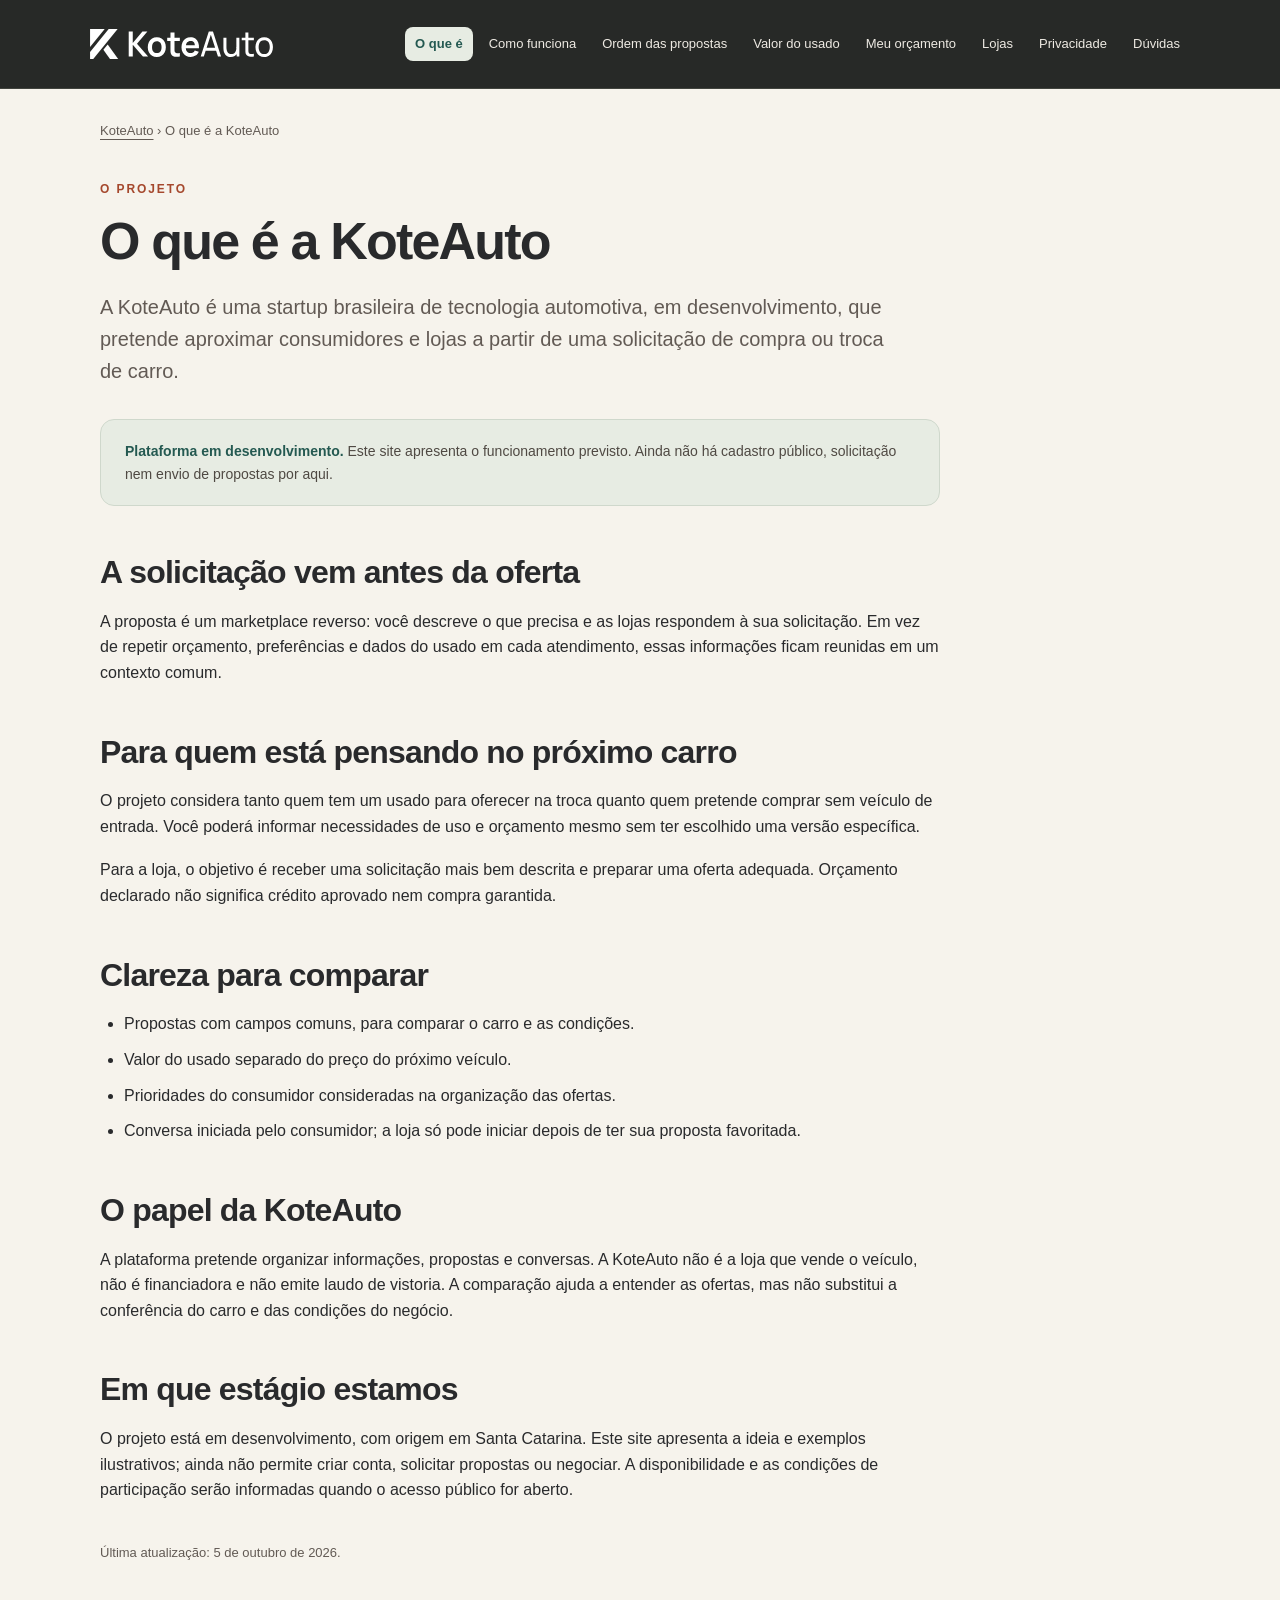
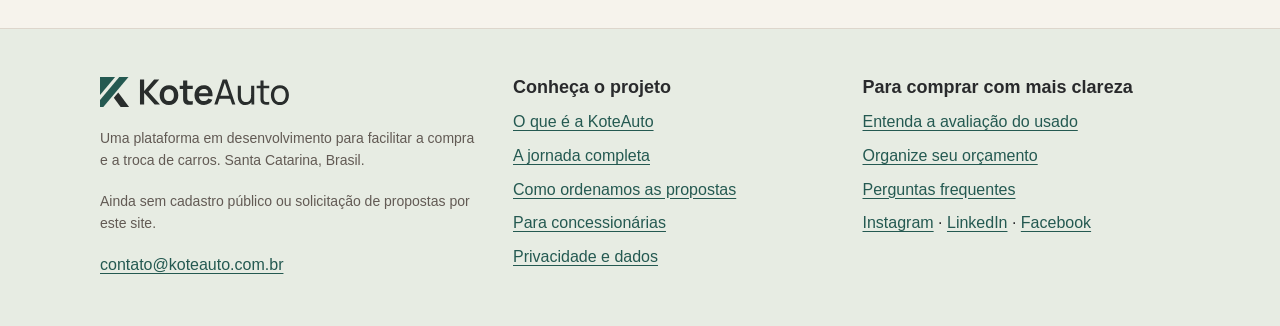
<file: o-que-e-a-koteauto.html>
<!DOCTYPE html>
<html lang="pt-BR">
<head>
<meta charset="UTF-8" />
<meta name="viewport" content="width=device-width, initial-scale=1" />
<meta name="theme-color" content="#245951" />
<title>O que é a KoteAuto | KoteAuto</title>
<meta name="description" content="Conheça a KoteAuto, projeto brasileiro de uma plataforma para facilitar a compra e a troca de carros com propostas comparáveis.">
<meta name="robots" content="index, follow, max-snippet:-1, max-image-preview:large" />
<link rel="canonical" href="https://www.koteauto.com.br/o-que-e-a-koteauto" />
<link rel="stylesheet" href="/assets/conteudo.css" />
<link rel="icon" href="/favicon.svg" type="image/svg+xml" />
<link rel="apple-touch-icon" href="/apple-touch-icon.png" />
<meta property="og:type" content="article" />
<meta property="og:locale" content="pt_BR" />
<meta property="og:site_name" content="KoteAuto" />
<meta property="og:title" content="O que é a KoteAuto">
<meta property="og:description" content="Conheça a KoteAuto, projeto brasileiro de uma plataforma para facilitar a compra e a troca de carros com propostas comparáveis.">
<meta property="og:url" content="https://www.koteauto.com.br/o-que-e-a-koteauto" />
<meta property="og:image" content="https://www.koteauto.com.br/assets/brand/koteauto-compartilhamento-1200x630.jpg" />
<meta property="og:image:width" content="1200" />
<meta property="og:image:height" content="630" />
<meta property="og:image:alt" content="KoteAuto, compra e troca de carros com propostas comparáveis" />
</head>
<body>
<a class="skip" href="#conteudo">Ir para o conteúdo</a>

<header class="site-header">
  <div class="site-header-inner">
    <a class="brand" href="/" aria-label="KoteAuto — início"><img src="/assets/brand/koteauto-logo-horizontal-branco.svg" width="760" height="120" alt="KoteAuto"></a>
    <nav aria-label="Conteúdo KoteAuto">
      <ul class="tabs">
        <li><a href="/o-que-e-a-koteauto" aria-current="page">O que é</a></li>
        <li><a href="/como-funciona">Como funciona</a></li><li><a href="/como-ordenamos-as-propostas">Ordem das propostas</a></li>
        <li><a href="/avaliacao-do-usado">Valor do usado</a></li>
        <li><a href="/quanto-de-carro-consigo-comprar">Meu orçamento</a></li>
        <li><a href="/para-concessionarias">Lojas</a></li>
        <li><a href="/privacidade-e-dados">Privacidade</a></li>
        <li><a href="/perguntas-frequentes">Dúvidas</a></li>
      </ul>
    </nav>
  </div>
</header>

<main class="wrap" id="conteudo"><p class="breadcrumb"><a href="/">KoteAuto</a> › O que é a KoteAuto</p><div class="page-head"><p class="eyebrow">O projeto</p><h1>O que é a KoteAuto</h1><p class="lead">A KoteAuto é uma startup brasileira de tecnologia automotiva, em desenvolvimento, que pretende aproximar consumidores e lojas a partir de uma solicitação de compra ou troca de carro.</p></div><div class="status-note"><strong>Plataforma em desenvolvimento.</strong> Este site apresenta o funcionamento previsto. Ainda não há cadastro público, solicitação nem envio de propostas por aqui.</div><section><h2>A solicitação vem antes da oferta</h2><p>A proposta é um marketplace reverso: você descreve o que precisa e as lojas respondem à sua solicitação. Em vez de repetir orçamento, preferências e dados do usado em cada atendimento, essas informações ficam reunidas em um contexto comum.</p></section><section><h2>Para quem está pensando no próximo carro</h2><p>O projeto considera tanto quem tem um usado para oferecer na troca quanto quem pretende comprar sem veículo de entrada. Você poderá informar necessidades de uso e orçamento mesmo sem ter escolhido uma versão específica.</p><p>Para a loja, o objetivo é receber uma solicitação mais bem descrita e preparar uma oferta adequada. Orçamento declarado não significa crédito aprovado nem compra garantida.</p></section><section><h2>Clareza para comparar</h2><ul><li>Propostas com campos comuns, para comparar o carro e as condições.</li><li>Valor do usado separado do preço do próximo veículo.</li><li>Prioridades do consumidor consideradas na organização das ofertas.</li><li>Conversa iniciada pelo consumidor; a loja só pode iniciar depois de ter sua proposta favoritada.</li></ul></section><section><h2>O papel da KoteAuto</h2><p>A plataforma pretende organizar informações, propostas e conversas. A KoteAuto não é a loja que vende o veículo, não é financiadora e não emite laudo de vistoria. A comparação ajuda a entender as ofertas, mas não substitui a conferência do carro e das condições do negócio.</p></section><section><h2>Em que estágio estamos</h2><p>O projeto está em desenvolvimento, com origem em Santa Catarina. Este site apresenta a ideia e exemplos ilustrativos; ainda não permite criar conta, solicitar propostas ou negociar. A disponibilidade e as condições de participação serão informadas quando o acesso público for aberto.</p></section><p class="updated">Última atualização: 5 de outubro de 2026.</p></main><footer class="site-footer"><div class="wrap footer-grid">
<div><h2 class="footer-brand"><img src="/assets/brand/koteauto-logo-horizontal-cor.svg" width="760" height="120" alt="KoteAuto" loading="lazy"></h2><p>Uma plataforma em desenvolvimento para facilitar a compra e a troca de carros. Santa Catarina, Brasil.</p><p>Ainda sem cadastro público ou solicitação de propostas por este site.</p><a href="mailto:contato@koteauto.com.br">contato@koteauto.com.br</a></div>
<nav aria-label="Sobre a KoteAuto"><h2>Conheça o projeto</h2><ul><li><a href="/o-que-e-a-koteauto">O que é a KoteAuto</a></li><li><a href="/como-funciona">A jornada completa</a></li><li><a href="/como-ordenamos-as-propostas">Como ordenamos as propostas</a></li><li><a href="/para-concessionarias">Para concessionárias</a></li><li><a href="/privacidade-e-dados">Privacidade e dados</a></li></ul></nav>
<nav aria-label="Guias e contato"><h2>Para comprar com mais clareza</h2><ul><li><a href="/avaliacao-do-usado">Entenda a avaliação do usado</a></li><li><a href="/quanto-de-carro-consigo-comprar">Organize seu orçamento</a></li><li><a href="/perguntas-frequentes">Perguntas frequentes</a></li><li><a href="https://www.instagram.com/contatokoteauto/">Instagram</a> · <a href="https://linkedin.com/company/koteauto">LinkedIn</a> · <a href="https://www.facebook.com/61589312203457/">Facebook</a></li></ul></nav>
</div></footer><script type="application/ld+json">{
  "@context": "https://schema.org",
  "@graph": [
    {
      "@type": "Article",
      "headline": "O que é a KoteAuto",
      "description": "Conheça a KoteAuto, projeto brasileiro de uma plataforma para facilitar a compra e a troca de carros com propostas comparáveis.",
      "inLanguage": "pt-BR",
      "datePublished": "2026-09-09",
      "dateModified": "2026-10-05",
      "mainEntityOfPage": "https://www.koteauto.com.br/o-que-e-a-koteauto",
      "author": {
        "@type": "Organization",
        "name": "KoteAuto",
        "url": "https://www.koteauto.com.br/"
      },
      "publisher": {
        "@id": "https://www.koteauto.com.br/#organizacao"
      }
    },
    {
      "@type": "BreadcrumbList",
      "itemListElement": [
        {
          "@type": "ListItem",
          "position": 1,
          "name": "KoteAuto",
          "item": "https://www.koteauto.com.br/"
        },
        {
          "@type": "ListItem",
          "position": 2,
          "name": "O que é a KoteAuto",
          "item": "https://www.koteauto.com.br/o-que-e-a-koteauto"
        }
      ]
    }
  ]
}</script></body></html>
</file>
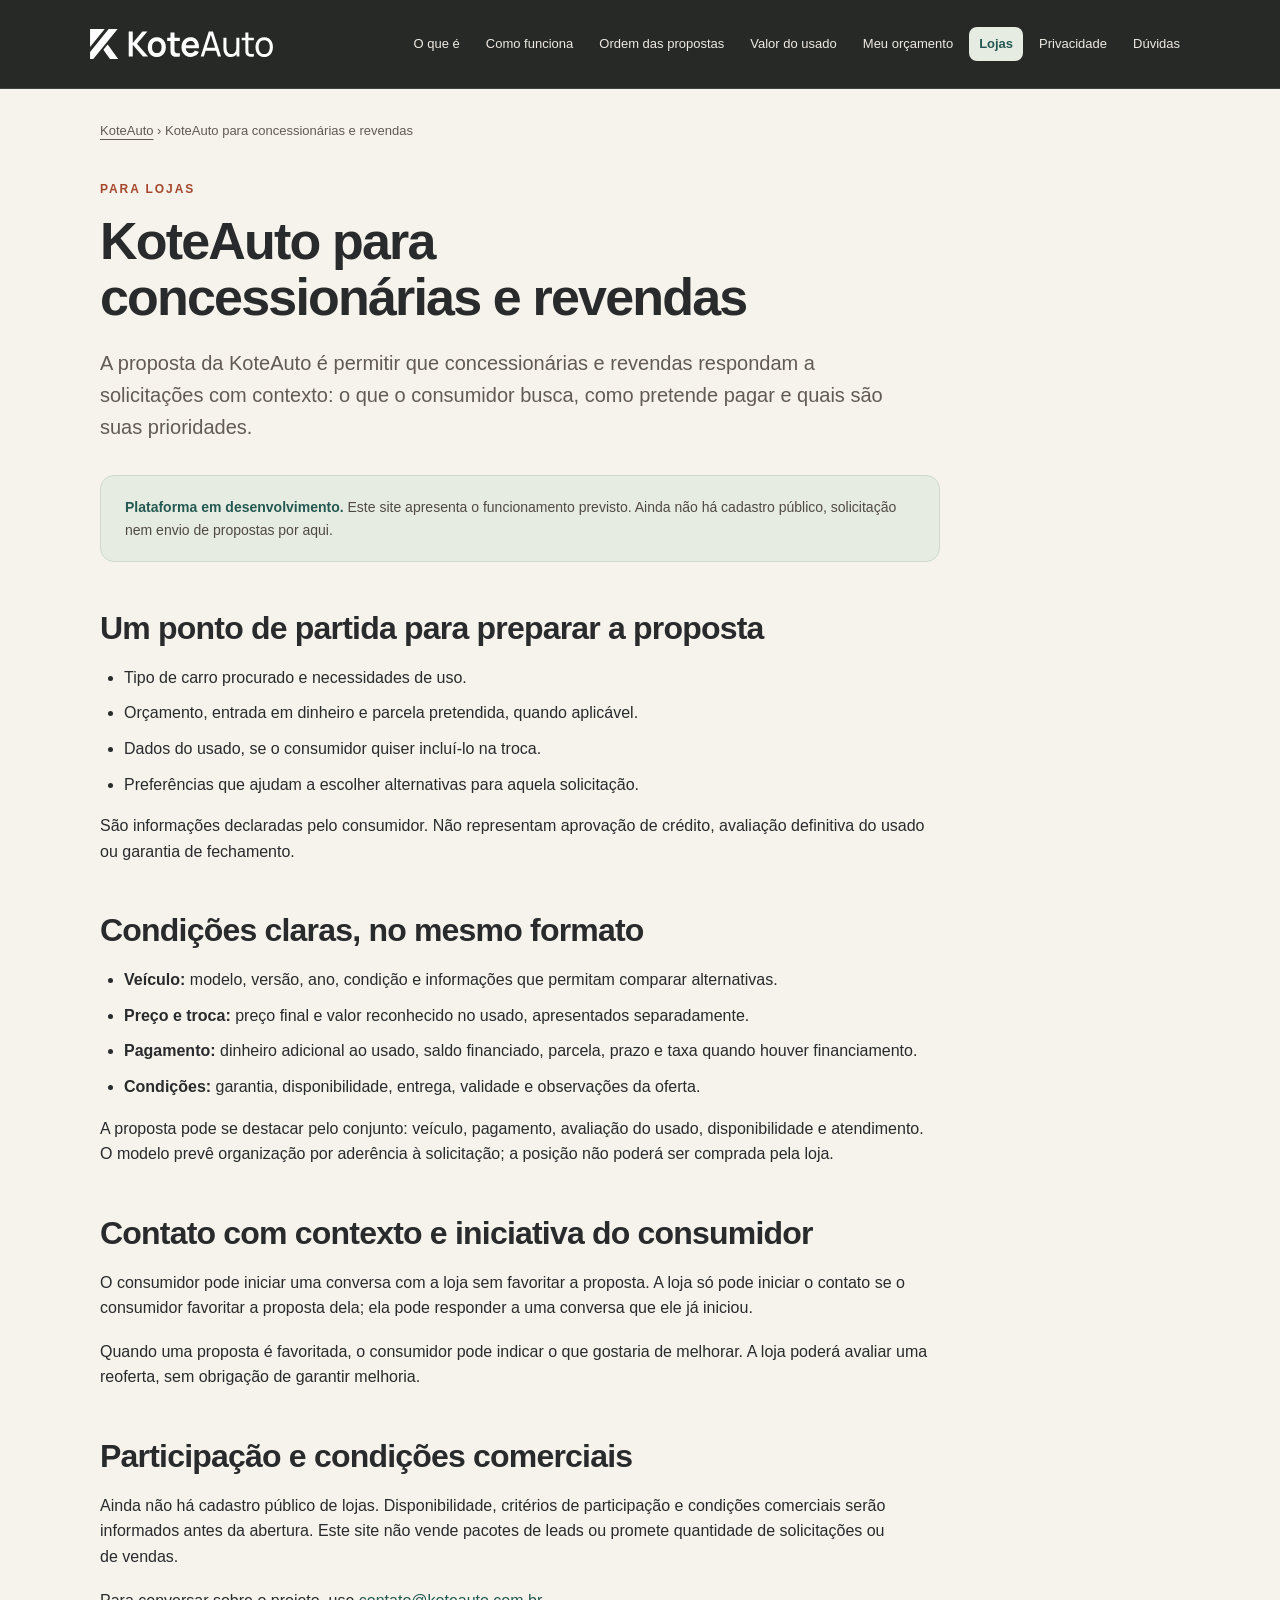
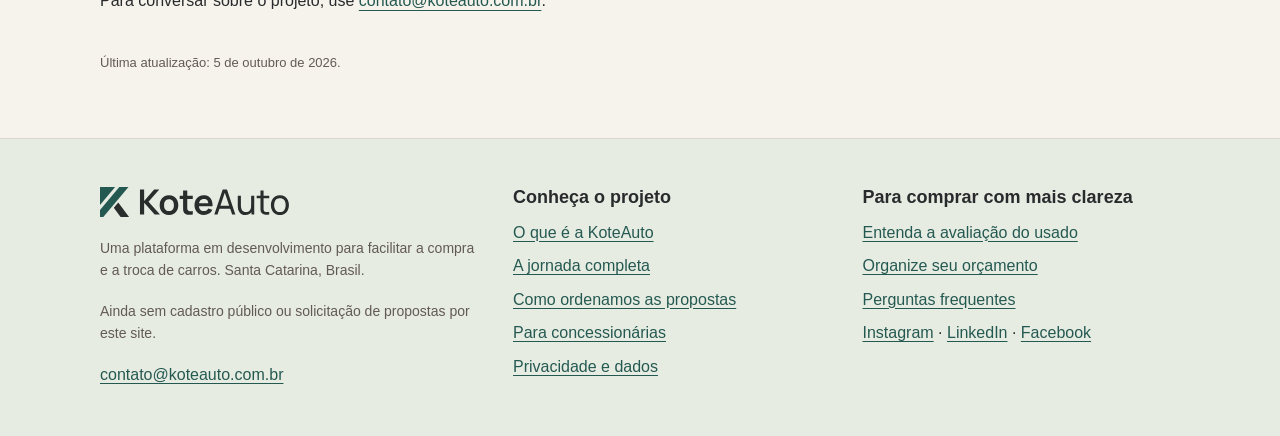
<file: para-concessionarias.html>
<!DOCTYPE html>
<html lang="pt-BR">
<head>
<meta charset="UTF-8" />
<meta name="viewport" content="width=device-width, initial-scale=1" />
<meta name="theme-color" content="#245951" />
<title>KoteAuto para concessionárias e revendas | KoteAuto</title>
<meta name="description" content="Como a KoteAuto pretende conectar lojas a solicitações com orçamento e preferências declarados. Projeto em desenvolvimento, sem cadastro público.">
<meta name="robots" content="index, follow, max-snippet:-1, max-image-preview:large" />
<link rel="canonical" href="https://www.koteauto.com.br/para-concessionarias" />
<link rel="stylesheet" href="/assets/conteudo.css" />
<link rel="icon" href="/favicon.svg" type="image/svg+xml" />
<link rel="apple-touch-icon" href="/apple-touch-icon.png" />
<meta property="og:type" content="article" />
<meta property="og:locale" content="pt_BR" />
<meta property="og:site_name" content="KoteAuto" />
<meta property="og:title" content="KoteAuto para concessionárias e revendas">
<meta property="og:description" content="Como a KoteAuto pretende conectar lojas a solicitações com orçamento e preferências declarados. Projeto em desenvolvimento, sem cadastro público.">
<meta property="og:url" content="https://www.koteauto.com.br/para-concessionarias" />
<meta property="og:image" content="https://www.koteauto.com.br/assets/brand/koteauto-compartilhamento-1200x630.jpg" />
<meta property="og:image:width" content="1200" />
<meta property="og:image:height" content="630" />
<meta property="og:image:alt" content="KoteAuto, compra e troca de carros com propostas comparáveis" />
</head>
<body>
<a class="skip" href="#conteudo">Ir para o conteúdo</a>

<header class="site-header">
  <div class="site-header-inner">
    <a class="brand" href="/" aria-label="KoteAuto — início"><img src="/assets/brand/koteauto-logo-horizontal-branco.svg" width="760" height="120" alt="KoteAuto"></a>
    <nav aria-label="Conteúdo KoteAuto">
      <ul class="tabs">
        <li><a href="/o-que-e-a-koteauto">O que é</a></li>
        <li><a href="/como-funciona">Como funciona</a></li><li><a href="/como-ordenamos-as-propostas">Ordem das propostas</a></li>
        <li><a href="/avaliacao-do-usado">Valor do usado</a></li>
        <li><a href="/quanto-de-carro-consigo-comprar">Meu orçamento</a></li>
        <li><a href="/para-concessionarias" aria-current="page">Lojas</a></li>
        <li><a href="/privacidade-e-dados">Privacidade</a></li>
        <li><a href="/perguntas-frequentes">Dúvidas</a></li>
      </ul>
    </nav>
  </div>
</header>

<main class="wrap" id="conteudo"><p class="breadcrumb"><a href="/">KoteAuto</a> › KoteAuto para concessionárias e revendas</p><div class="page-head"><p class="eyebrow">Para lojas</p><h1>KoteAuto para concessionárias e revendas</h1><p class="lead">A proposta da KoteAuto é permitir que concessionárias e revendas respondam a solicitações com contexto: o que o consumidor busca, como pretende pagar e quais são suas prioridades.</p></div><div class="status-note"><strong>Plataforma em desenvolvimento.</strong> Este site apresenta o funcionamento previsto. Ainda não há cadastro público, solicitação nem envio de propostas por aqui.</div><section><h2>Um ponto de partida para preparar a proposta</h2><ul><li>Tipo de carro procurado e necessidades de uso.</li><li>Orçamento, entrada em dinheiro e parcela pretendida, quando aplicável.</li><li>Dados do usado, se o consumidor quiser incluí-lo na troca.</li><li>Preferências que ajudam a escolher alternativas para aquela solicitação.</li></ul><p>São informações declaradas pelo consumidor. Não representam aprovação de crédito, avaliação definitiva do usado ou garantia de fechamento.</p></section><section><h2>Condições claras, no mesmo formato</h2><ul><li><strong>Veículo:</strong> modelo, versão, ano, condição e informações que permitam comparar alternativas.</li><li><strong>Preço e troca:</strong> preço final e valor reconhecido no usado, apresentados separadamente.</li><li><strong>Pagamento:</strong> dinheiro adicional ao usado, saldo financiado, parcela, prazo e taxa quando houver financiamento.</li><li><strong>Condições:</strong> garantia, disponibilidade, entrega, validade e observações da oferta.</li></ul><p>A proposta pode se destacar pelo conjunto: veículo, pagamento, avaliação do usado, disponibilidade e atendimento. O modelo prevê organização por aderência à solicitação; a posição não poderá ser comprada pela loja.</p></section><section><h2>Contato com contexto e iniciativa do consumidor</h2><p>O consumidor pode iniciar uma conversa com a loja sem favoritar a proposta. A loja só pode iniciar o contato se o consumidor favoritar a proposta dela; ela pode responder a uma conversa que ele já iniciou.</p><p>Quando uma proposta é favoritada, o consumidor pode indicar o que gostaria de melhorar. A loja poderá avaliar uma reoferta, sem obrigação de garantir melhoria.</p></section><section><h2>Participação e condições comerciais</h2><p>Ainda não há cadastro público de lojas. Disponibilidade, critérios de participação e condições comerciais serão informados antes da abertura. Este site não vende pacotes de leads ou promete quantidade de solicitações ou de vendas.</p><p>Para conversar sobre o projeto, use <a href="mailto:contato@koteauto.com.br">contato@koteauto.com.br</a>.</p></section><p class="updated">Última atualização: 5 de outubro de 2026.</p></main><footer class="site-footer"><div class="wrap footer-grid">
<div><h2 class="footer-brand"><img src="/assets/brand/koteauto-logo-horizontal-cor.svg" width="760" height="120" alt="KoteAuto" loading="lazy"></h2><p>Uma plataforma em desenvolvimento para facilitar a compra e a troca de carros. Santa Catarina, Brasil.</p><p>Ainda sem cadastro público ou solicitação de propostas por este site.</p><a href="mailto:contato@koteauto.com.br">contato@koteauto.com.br</a></div>
<nav aria-label="Sobre a KoteAuto"><h2>Conheça o projeto</h2><ul><li><a href="/o-que-e-a-koteauto">O que é a KoteAuto</a></li><li><a href="/como-funciona">A jornada completa</a></li><li><a href="/como-ordenamos-as-propostas">Como ordenamos as propostas</a></li><li><a href="/para-concessionarias">Para concessionárias</a></li><li><a href="/privacidade-e-dados">Privacidade e dados</a></li></ul></nav>
<nav aria-label="Guias e contato"><h2>Para comprar com mais clareza</h2><ul><li><a href="/avaliacao-do-usado">Entenda a avaliação do usado</a></li><li><a href="/quanto-de-carro-consigo-comprar">Organize seu orçamento</a></li><li><a href="/perguntas-frequentes">Perguntas frequentes</a></li><li><a href="https://www.instagram.com/contatokoteauto/">Instagram</a> · <a href="https://linkedin.com/company/koteauto">LinkedIn</a> · <a href="https://www.facebook.com/61589312203457/">Facebook</a></li></ul></nav>
</div></footer><script type="application/ld+json">{
  "@context": "https://schema.org",
  "@graph": [
    {
      "@type": "Article",
      "headline": "KoteAuto para concessionárias e revendas",
      "description": "Como a KoteAuto pretende conectar lojas a solicitações com orçamento e preferências declarados. Projeto em desenvolvimento, sem cadastro público.",
      "inLanguage": "pt-BR",
      "datePublished": "2026-09-09",
      "dateModified": "2026-10-05",
      "mainEntityOfPage": "https://www.koteauto.com.br/para-concessionarias",
      "author": {
        "@type": "Organization",
        "name": "KoteAuto",
        "url": "https://www.koteauto.com.br/"
      },
      "publisher": {
        "@id": "https://www.koteauto.com.br/#organizacao"
      }
    },
    {
      "@type": "BreadcrumbList",
      "itemListElement": [
        {
          "@type": "ListItem",
          "position": 1,
          "name": "KoteAuto",
          "item": "https://www.koteauto.com.br/"
        },
        {
          "@type": "ListItem",
          "position": 2,
          "name": "KoteAuto para concessionárias e revendas",
          "item": "https://www.koteauto.com.br/para-concessionarias"
        }
      ]
    }
  ]
}</script></body></html>
</file>
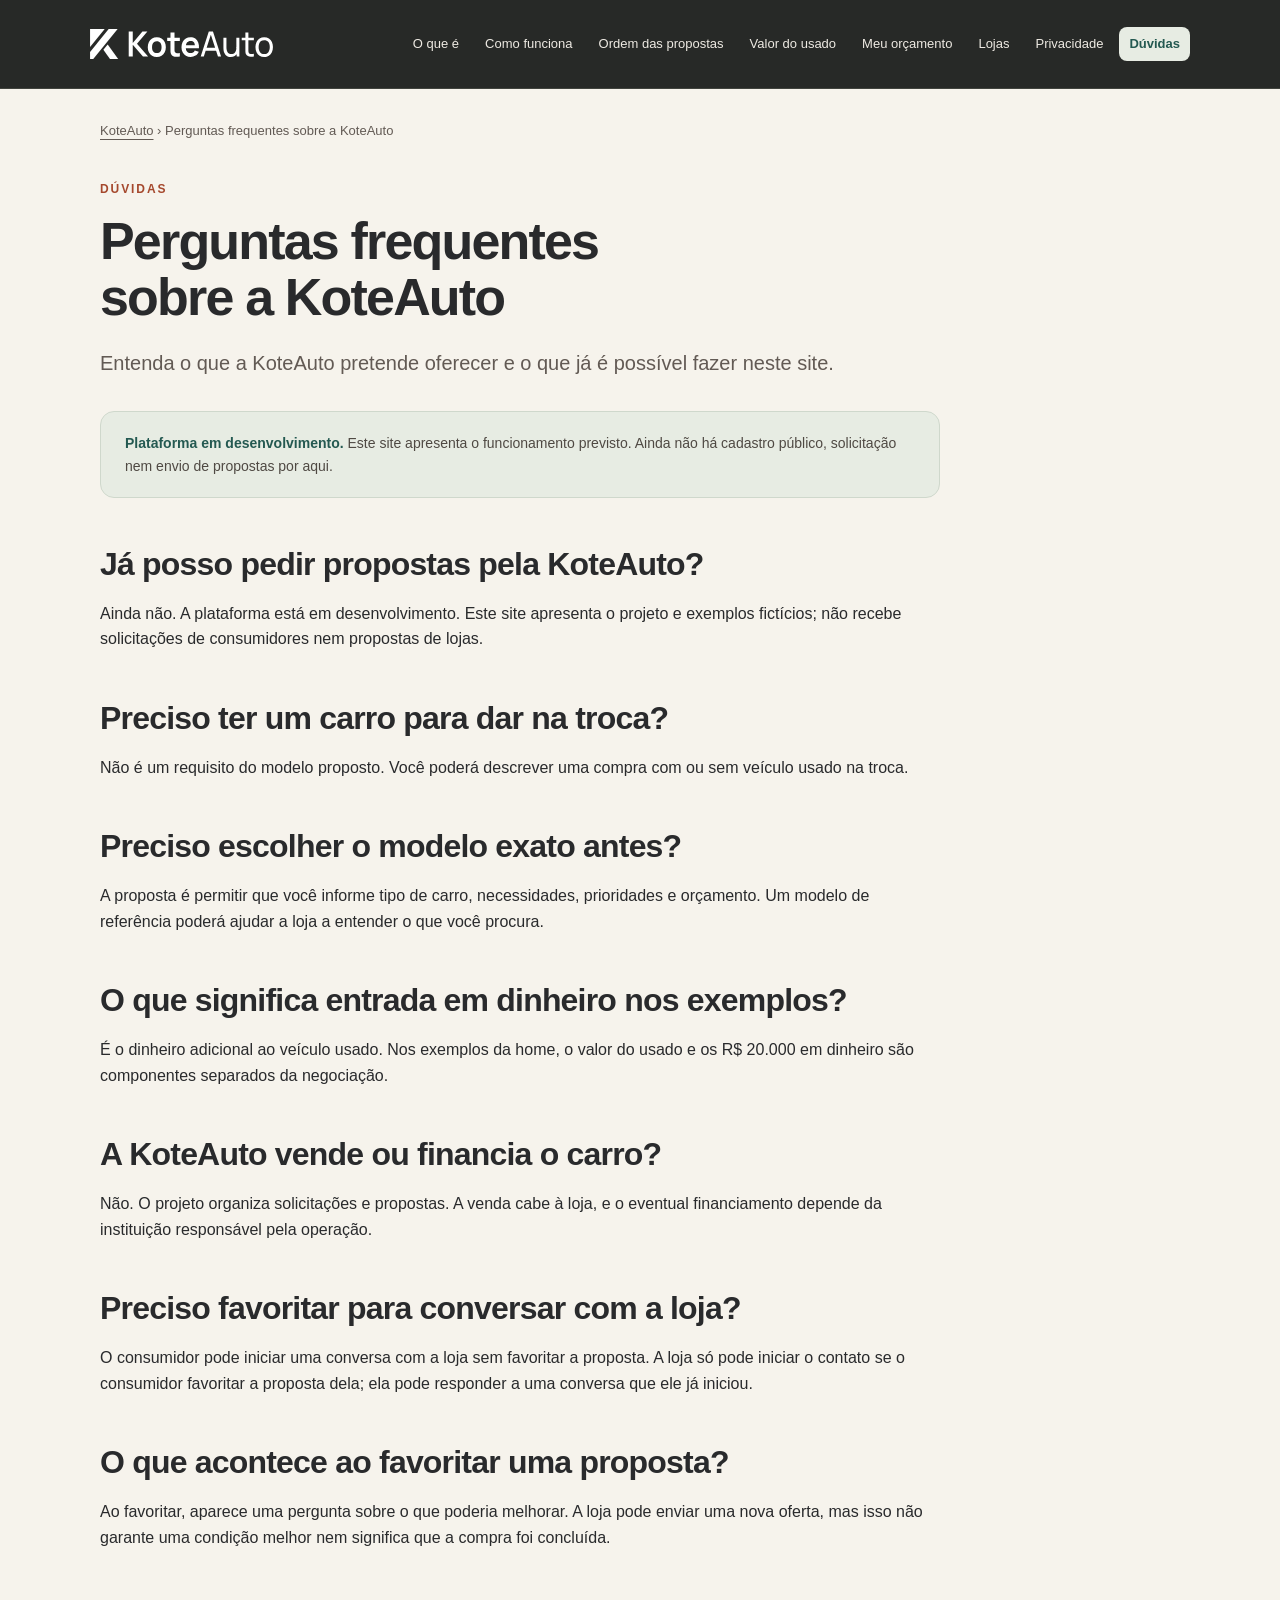
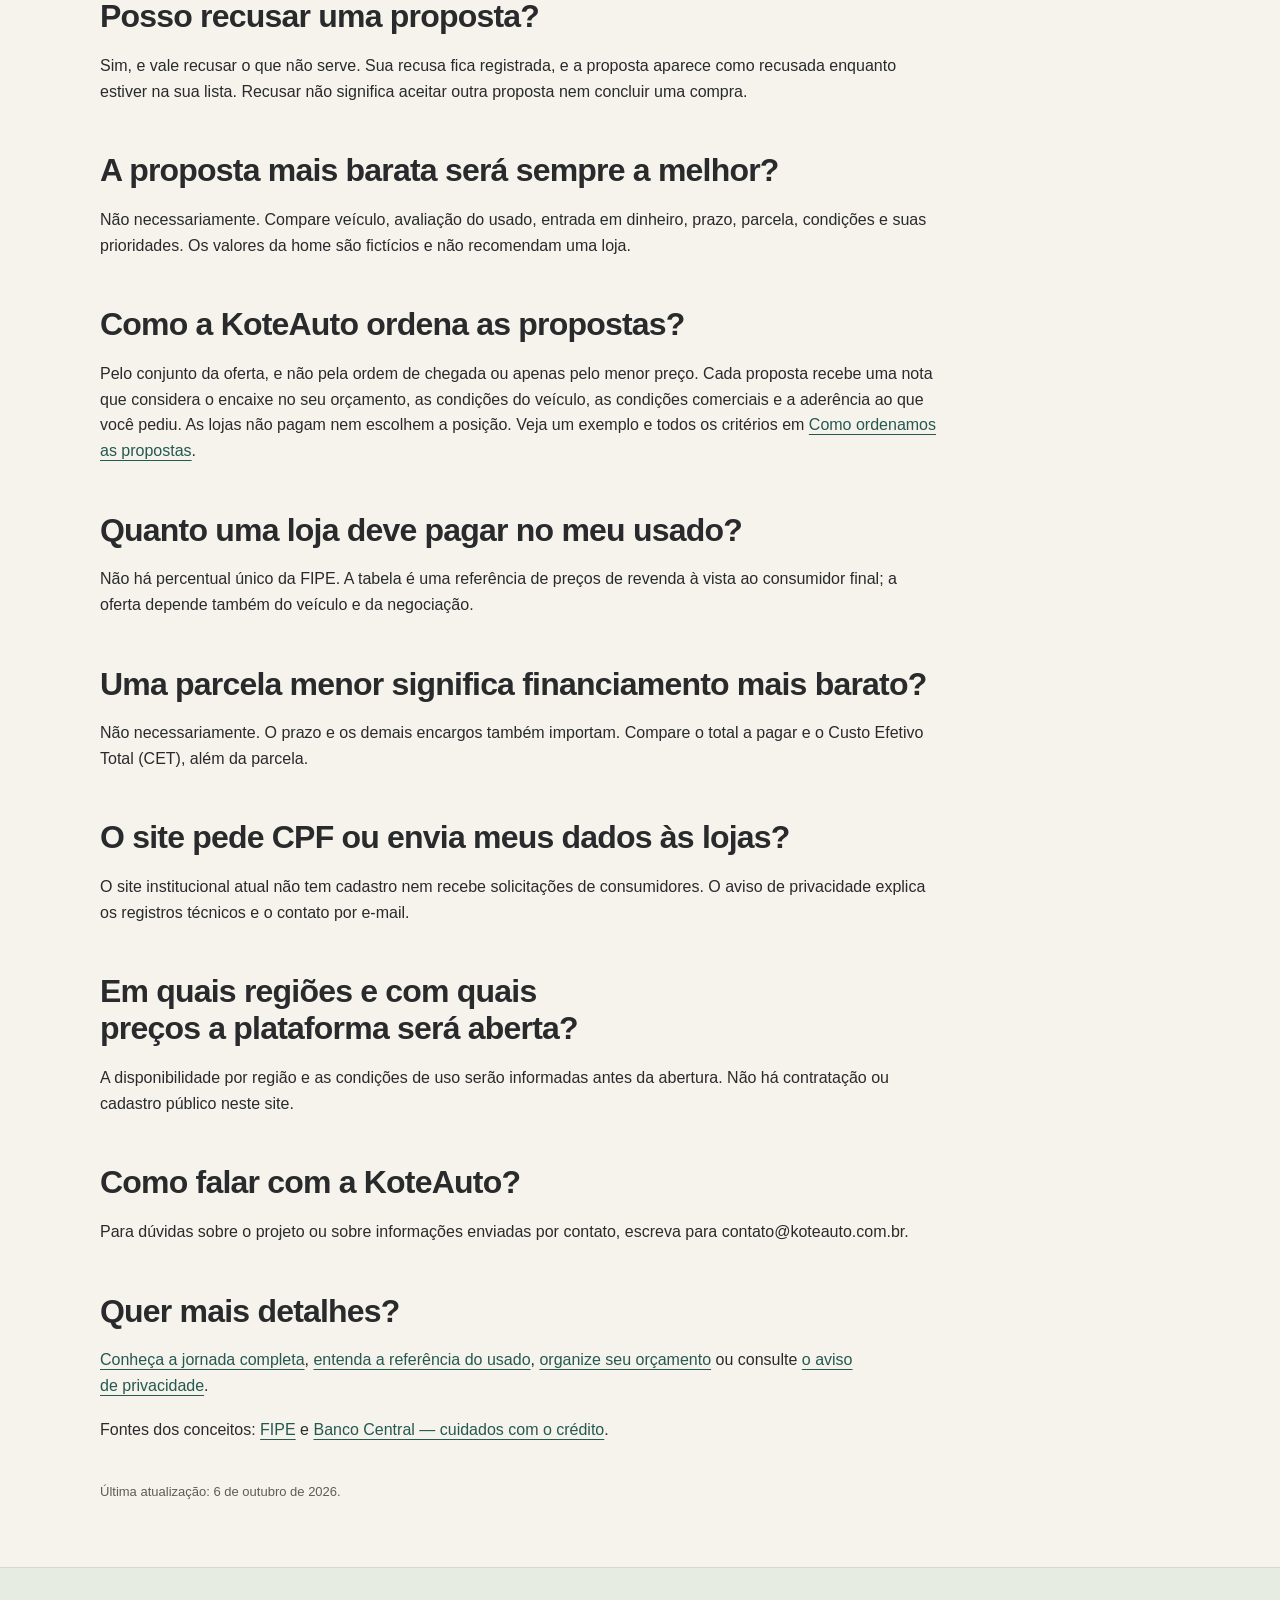
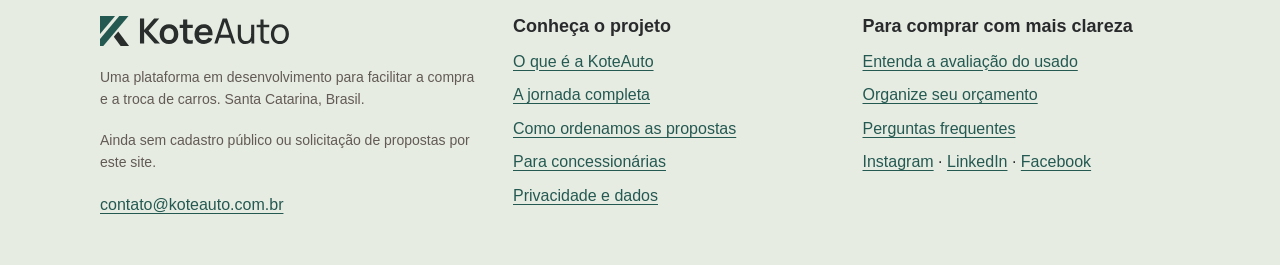
<file: perguntas-frequentes.html>
<!DOCTYPE html>
<html lang="pt-BR">
<head>
<meta charset="UTF-8" />
<meta name="viewport" content="width=device-width, initial-scale=1" />
<meta name="theme-color" content="#245951" />
<title>Perguntas frequentes sobre a KoteAuto | KoteAuto</title>
<meta name="description" content="Respostas sobre o projeto, troca de carro, comparação de propostas, chat e privacidade. A plataforma ainda não está disponível ao público.">
<meta name="robots" content="index, follow, max-snippet:-1, max-image-preview:large" />
<link rel="canonical" href="https://www.koteauto.com.br/perguntas-frequentes" />
<link rel="stylesheet" href="/assets/conteudo.css" />
<link rel="icon" href="/favicon.svg" type="image/svg+xml" />
<link rel="apple-touch-icon" href="/apple-touch-icon.png" />
<meta property="og:type" content="article" />
<meta property="og:locale" content="pt_BR" />
<meta property="og:site_name" content="KoteAuto" />
<meta property="og:title" content="Perguntas frequentes sobre a KoteAuto">
<meta property="og:description" content="Respostas sobre o projeto, troca de carro, comparação de propostas, chat e privacidade. A plataforma ainda não está disponível ao público.">
<meta property="og:url" content="https://www.koteauto.com.br/perguntas-frequentes" />
<meta property="og:image" content="https://www.koteauto.com.br/assets/brand/koteauto-compartilhamento-1200x630.jpg" />
<meta property="og:image:width" content="1200" />
<meta property="og:image:height" content="630" />
<meta property="og:image:alt" content="KoteAuto, compra e troca de carros com propostas comparáveis" />
</head>
<body>
<a class="skip" href="#conteudo">Ir para o conteúdo</a>

<header class="site-header">
  <div class="site-header-inner">
    <a class="brand" href="/" aria-label="KoteAuto — início"><img src="/assets/brand/koteauto-logo-horizontal-branco.svg" width="760" height="120" alt="KoteAuto"></a>
    <nav aria-label="Conteúdo KoteAuto">
      <ul class="tabs">
        <li><a href="/o-que-e-a-koteauto">O que é</a></li>
        <li><a href="/como-funciona">Como funciona</a></li><li><a href="/como-ordenamos-as-propostas">Ordem das propostas</a></li>
        <li><a href="/avaliacao-do-usado">Valor do usado</a></li>
        <li><a href="/quanto-de-carro-consigo-comprar">Meu orçamento</a></li>
        <li><a href="/para-concessionarias">Lojas</a></li>
        <li><a href="/privacidade-e-dados">Privacidade</a></li>
        <li><a href="/perguntas-frequentes" aria-current="page">Dúvidas</a></li>
      </ul>
    </nav>
  </div>
</header>

<main class="wrap" id="conteudo"><p class="breadcrumb"><a href="/">KoteAuto</a> › Perguntas frequentes sobre a KoteAuto</p><div class="page-head"><p class="eyebrow">Dúvidas</p><h1>Perguntas frequentes sobre a KoteAuto</h1><p class="lead">Entenda o que a KoteAuto pretende oferecer e o que já é possível fazer neste site.</p></div><div class="status-note"><strong>Plataforma em desenvolvimento.</strong> Este site apresenta o funcionamento previsto. Ainda não há cadastro público, solicitação nem envio de propostas por aqui.</div><section><h2>Já posso pedir propostas pela KoteAuto?</h2><p>Ainda não. A plataforma está em desenvolvimento. Este site apresenta o projeto e exemplos fictícios; não recebe solicitações de consumidores nem propostas de lojas.</p></section><section><h2>Preciso ter um carro para dar na troca?</h2><p>Não é um requisito do modelo proposto. Você poderá descrever uma compra com ou sem veículo usado na troca.</p></section><section><h2>Preciso escolher o modelo exato antes?</h2><p>A proposta é permitir que você informe tipo de carro, necessidades, prioridades e orçamento. Um modelo de referência poderá ajudar a loja a entender o que você procura.</p></section><section><h2>O que significa entrada em dinheiro nos exemplos?</h2><p>É o dinheiro adicional ao veículo usado. Nos exemplos da home, o valor do usado e os R$ 20.000 em dinheiro são componentes separados da negociação.</p></section><section><h2>A KoteAuto vende ou financia o carro?</h2><p>Não. O projeto organiza solicitações e propostas. A venda cabe à loja, e o eventual financiamento depende da instituição responsável pela operação.</p></section><section><h2>Preciso favoritar para conversar com a loja?</h2><p>O consumidor pode iniciar uma conversa com a loja sem favoritar a proposta. A loja só pode iniciar o contato se o consumidor favoritar a proposta dela; ela pode responder a uma conversa que ele já iniciou.</p></section><section><h2>O que acontece ao favoritar uma proposta?</h2><p>Ao favoritar, aparece uma pergunta sobre o que poderia melhorar. A loja pode enviar uma nova oferta, mas isso não garante uma condição melhor nem significa que a compra foi concluída.</p></section><section><h2>Posso recusar uma proposta?</h2><p>Sim, e vale recusar o que não serve. Sua recusa fica registrada, e a proposta aparece como recusada enquanto estiver na sua lista. Recusar não significa aceitar outra proposta nem concluir uma compra.</p></section><section><h2>A proposta mais barata será sempre a melhor?</h2><p>Não necessariamente. Compare veículo, avaliação do usado, entrada em dinheiro, prazo, parcela, condições e suas prioridades. Os valores da home são fictícios e não recomendam uma loja.</p></section><section><h2>Como a KoteAuto ordena as propostas?</h2><p>Pelo conjunto da oferta, e não pela ordem de chegada ou apenas pelo menor preço. Cada proposta recebe uma nota que considera o encaixe no seu orçamento, as condições do veículo, as condições comerciais e a aderência ao que você pediu. As lojas não pagam nem escolhem a posição. Veja um exemplo e todos os critérios em <a href="/como-ordenamos-as-propostas">Como ordenamos as propostas</a>.</p></section><section><h2>Quanto uma loja deve pagar no meu usado?</h2><p>Não há percentual único da FIPE. A tabela é uma referência de preços de revenda à vista ao consumidor final; a oferta depende também do veículo e da negociação.</p></section><section><h2>Uma parcela menor significa financiamento mais barato?</h2><p>Não necessariamente. O prazo e os demais encargos também importam. Compare o total a pagar e o Custo Efetivo Total (CET), além da parcela.</p></section><section><h2>O site pede CPF ou envia meus dados às lojas?</h2><p>O site institucional atual não tem cadastro nem recebe solicitações de consumidores. O aviso de privacidade explica os registros técnicos e o contato por e-mail.</p></section><section><h2>Em quais regiões e com quais preços a plataforma será aberta?</h2><p>A disponibilidade por região e as condições de uso serão informadas antes da abertura. Não há contratação ou cadastro público neste site.</p></section><section><h2>Como falar com a KoteAuto?</h2><p>Para dúvidas sobre o projeto ou sobre informações enviadas por contato, escreva para contato@koteauto.com.br.</p></section><section><h2>Quer mais detalhes?</h2><p><a href="/como-funciona">Conheça a jornada completa</a>, <a href="/avaliacao-do-usado">entenda a referência do usado</a>, <a href="/quanto-de-carro-consigo-comprar">organize seu orçamento</a> ou consulte <a href="/privacidade-e-dados">o aviso de privacidade</a>.</p><p>Fontes dos conceitos: <a href="https://veiculos.fipe.org.br/">FIPE</a> e <a href="https://www.bcb.gov.br/meubc/faqs/p/cuidados-na-hora-de-contratar-uma-operacao-de-credito">Banco Central — cuidados com o crédito</a>.</p></section><p class="updated">Última atualização: 6 de outubro de 2026.</p></main><footer class="site-footer"><div class="wrap footer-grid">
<div><h2 class="footer-brand"><img src="/assets/brand/koteauto-logo-horizontal-cor.svg" width="760" height="120" alt="KoteAuto" loading="lazy"></h2><p>Uma plataforma em desenvolvimento para facilitar a compra e a troca de carros. Santa Catarina, Brasil.</p><p>Ainda sem cadastro público ou solicitação de propostas por este site.</p><a href="mailto:contato@koteauto.com.br">contato@koteauto.com.br</a></div>
<nav aria-label="Sobre a KoteAuto"><h2>Conheça o projeto</h2><ul><li><a href="/o-que-e-a-koteauto">O que é a KoteAuto</a></li><li><a href="/como-funciona">A jornada completa</a></li><li><a href="/como-ordenamos-as-propostas">Como ordenamos as propostas</a></li><li><a href="/para-concessionarias">Para concessionárias</a></li><li><a href="/privacidade-e-dados">Privacidade e dados</a></li></ul></nav>
<nav aria-label="Guias e contato"><h2>Para comprar com mais clareza</h2><ul><li><a href="/avaliacao-do-usado">Entenda a avaliação do usado</a></li><li><a href="/quanto-de-carro-consigo-comprar">Organize seu orçamento</a></li><li><a href="/perguntas-frequentes">Perguntas frequentes</a></li><li><a href="https://www.instagram.com/contatokoteauto/">Instagram</a> · <a href="https://linkedin.com/company/koteauto">LinkedIn</a> · <a href="https://www.facebook.com/61589312203457/">Facebook</a></li></ul></nav>
</div></footer><script type="application/ld+json">{
  "@context": "https://schema.org",
  "@graph": [
    {
      "@type": "Article",
      "headline": "Perguntas frequentes sobre a KoteAuto",
      "description": "Respostas sobre o projeto, troca de carro, comparação de propostas, chat e privacidade. A plataforma ainda não está disponível ao público.",
      "inLanguage": "pt-BR",
      "datePublished": "2026-09-09",
      "dateModified": "2026-10-06",
      "mainEntityOfPage": "https://www.koteauto.com.br/perguntas-frequentes",
      "author": {
        "@type": "Organization",
        "name": "KoteAuto",
        "url": "https://www.koteauto.com.br/"
      },
      "publisher": {
        "@id": "https://www.koteauto.com.br/#organizacao"
      }
    },
    {
      "@type": "BreadcrumbList",
      "itemListElement": [
        {
          "@type": "ListItem",
          "position": 1,
          "name": "KoteAuto",
          "item": "https://www.koteauto.com.br/"
        },
        {
          "@type": "ListItem",
          "position": 2,
          "name": "Perguntas frequentes sobre a KoteAuto",
          "item": "https://www.koteauto.com.br/perguntas-frequentes"
        }
      ]
    },
    {
      "@type": "FAQPage",
      "mainEntity": [
        {
          "@type": "Question",
          "name": "Já posso pedir propostas pela KoteAuto?",
          "acceptedAnswer": {
            "@type": "Answer",
            "text": "Ainda não. A plataforma está em desenvolvimento. Este site apresenta o projeto e exemplos fictícios; não recebe solicitações de consumidores nem propostas de lojas."
          }
        },
        {
          "@type": "Question",
          "name": "Preciso ter um carro para dar na troca?",
          "acceptedAnswer": {
            "@type": "Answer",
            "text": "Não é um requisito do modelo proposto. Você poderá descrever uma compra com ou sem veículo usado na troca."
          }
        },
        {
          "@type": "Question",
          "name": "Preciso escolher o modelo exato antes?",
          "acceptedAnswer": {
            "@type": "Answer",
            "text": "A proposta é permitir que você informe tipo de carro, necessidades, prioridades e orçamento. Um modelo de referência poderá ajudar a loja a entender o que você procura."
          }
        },
        {
          "@type": "Question",
          "name": "O que significa entrada em dinheiro nos exemplos?",
          "acceptedAnswer": {
            "@type": "Answer",
            "text": "É o dinheiro adicional ao veículo usado. Nos exemplos da home, o valor do usado e os R$ 20.000 em dinheiro são componentes separados da negociação."
          }
        },
        {
          "@type": "Question",
          "name": "A KoteAuto vende ou financia o carro?",
          "acceptedAnswer": {
            "@type": "Answer",
            "text": "Não. O projeto organiza solicitações e propostas. A venda cabe à loja, e o eventual financiamento depende da instituição responsável pela operação."
          }
        },
        {
          "@type": "Question",
          "name": "Preciso favoritar para conversar com a loja?",
          "acceptedAnswer": {
            "@type": "Answer",
            "text": "O consumidor pode iniciar uma conversa com a loja sem favoritar a proposta. A loja só pode iniciar o contato se o consumidor favoritar a proposta dela; ela pode responder a uma conversa que ele já iniciou."
          }
        },
        {
          "@type": "Question",
          "name": "O que acontece ao favoritar uma proposta?",
          "acceptedAnswer": {
            "@type": "Answer",
            "text": "Ao favoritar, aparece uma pergunta sobre o que poderia melhorar. A loja pode enviar uma nova oferta, mas isso não garante uma condição melhor nem significa que a compra foi concluída."
          }
        },
        {
          "@type": "Question",
          "name": "Posso recusar uma proposta?",
          "acceptedAnswer": {
            "@type": "Answer",
            "text": "Sim, e vale recusar o que não serve. Sua recusa fica registrada, e a proposta aparece como recusada enquanto estiver na sua lista. Recusar não significa aceitar outra proposta nem concluir uma compra."
          }
        },
        {
          "@type": "Question",
          "name": "A proposta mais barata será sempre a melhor?",
          "acceptedAnswer": {
            "@type": "Answer",
            "text": "Não necessariamente. Compare veículo, avaliação do usado, entrada em dinheiro, prazo, parcela, condições e suas prioridades. Os valores da home são fictícios e não recomendam uma loja."
          }
        },
        {
          "@type": "Question",
          "name": "Como a KoteAuto ordena as propostas?",
          "acceptedAnswer": {
            "@type": "Answer",
            "text": "Pelo conjunto da oferta, e não pela ordem de chegada ou apenas pelo menor preço. Cada proposta recebe uma nota que considera o encaixe no seu orçamento, as condições do veículo, as condições comerciais e a aderência ao que você pediu. As lojas não pagam nem escolhem a posição."
          }
        },
        {
          "@type": "Question",
          "name": "Quanto uma loja deve pagar no meu usado?",
          "acceptedAnswer": {
            "@type": "Answer",
            "text": "Não há percentual único da FIPE. A tabela é uma referência de preços de revenda à vista ao consumidor final; a oferta depende também do veículo e da negociação."
          }
        },
        {
          "@type": "Question",
          "name": "Uma parcela menor significa financiamento mais barato?",
          "acceptedAnswer": {
            "@type": "Answer",
            "text": "Não necessariamente. O prazo e os demais encargos também importam. Compare o total a pagar e o Custo Efetivo Total (CET), além da parcela."
          }
        },
        {
          "@type": "Question",
          "name": "O site pede CPF ou envia meus dados às lojas?",
          "acceptedAnswer": {
            "@type": "Answer",
            "text": "O site institucional atual não tem cadastro nem recebe solicitações de consumidores. O aviso de privacidade explica os registros técnicos e o contato por e-mail."
          }
        },
        {
          "@type": "Question",
          "name": "Em quais regiões e com quais preços a plataforma será aberta?",
          "acceptedAnswer": {
            "@type": "Answer",
            "text": "A disponibilidade por região e as condições de uso serão informadas antes da abertura. Não há contratação ou cadastro público neste site."
          }
        },
        {
          "@type": "Question",
          "name": "Como falar com a KoteAuto?",
          "acceptedAnswer": {
            "@type": "Answer",
            "text": "Para dúvidas sobre o projeto ou sobre informações enviadas por contato, escreva para contato@koteauto.com.br."
          }
        }
      ]
    }
  ]
}</script></body></html>
</file>
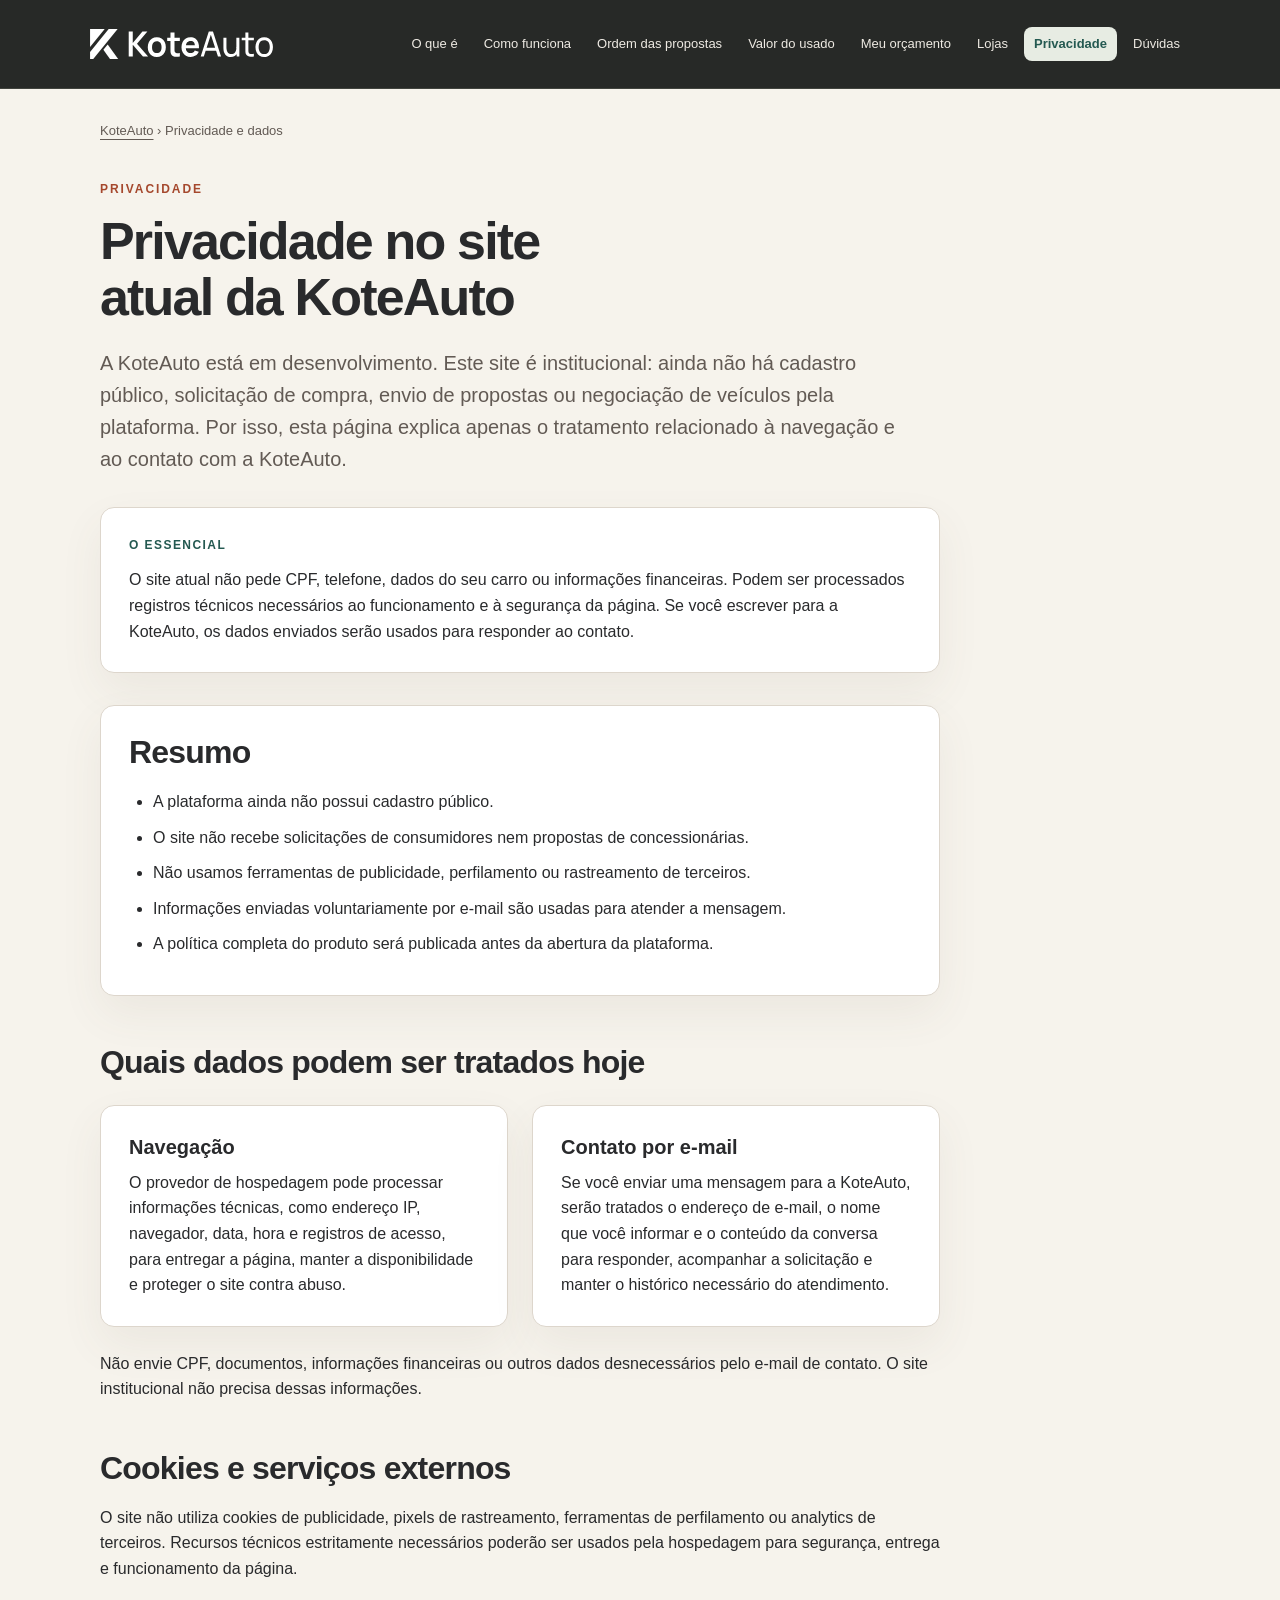
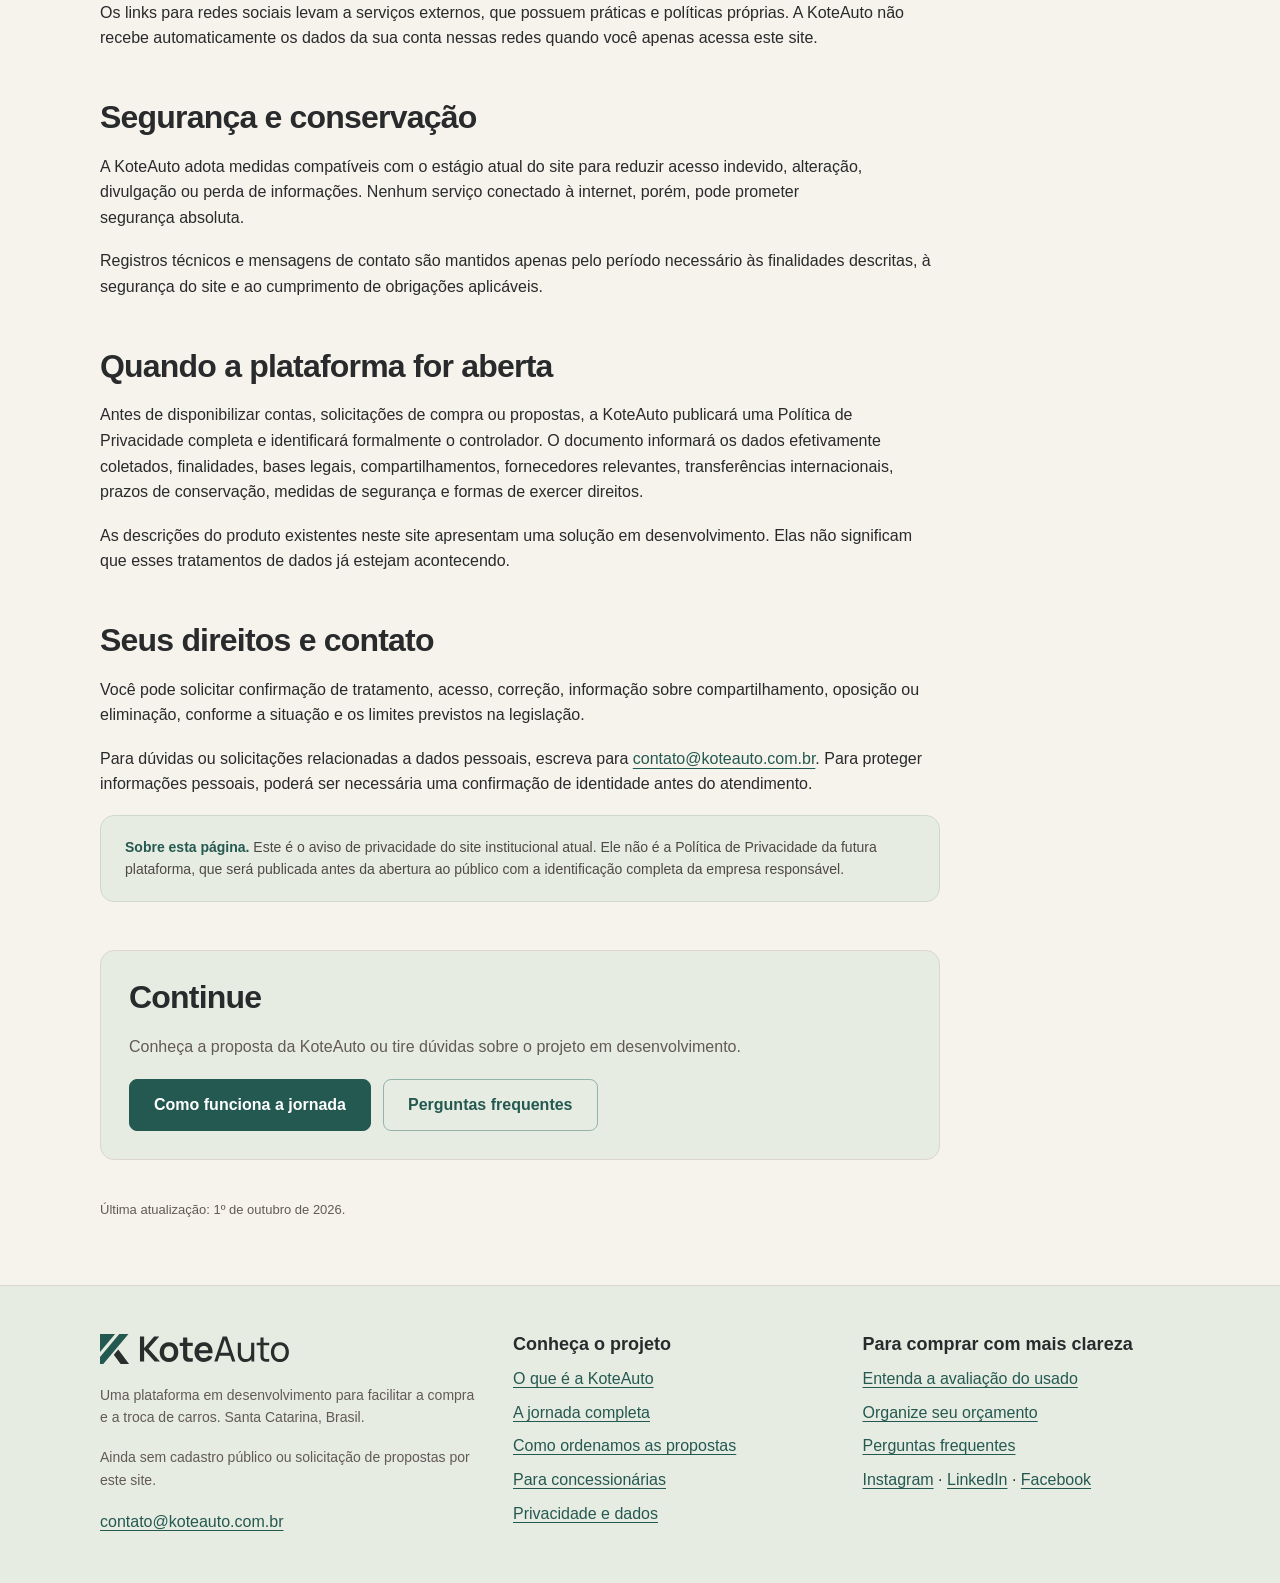
<file: privacidade-e-dados.html>
<!DOCTYPE html>
<html lang="pt-BR">
<head>
<meta charset="UTF-8" />
<meta name="viewport" content="width=device-width, initial-scale=1" />
<meta name="theme-color" content="#245951" />
<title>Privacidade no site institucional | KoteAuto</title>
<meta name="description" content="Como o site institucional da KoteAuto, ainda em construção e sem cadastro público, trata dados técnicos de navegação e informações enviadas por contato." />
<meta name="robots" content="index, follow, max-snippet:-1, max-image-preview:large" />
<link rel="canonical" href="https://www.koteauto.com.br/privacidade-e-dados" />
<link rel="stylesheet" href="/assets/conteudo.css" />
<link rel="icon" href="/favicon.svg" type="image/svg+xml" />
<link rel="apple-touch-icon" href="/apple-touch-icon.png" />
<meta property="og:type" content="article" />
<meta property="og:locale" content="pt_BR" />
<meta property="og:site_name" content="KoteAuto" />
<meta property="og:title" content="Privacidade no site institucional | KoteAuto" />
<meta property="og:description" content="O que pode ser tratado durante a navegação no site atual e como falar com a KoteAuto sobre dados pessoais." />
<meta property="og:url" content="https://www.koteauto.com.br/privacidade-e-dados" />
<meta property="og:image" content="https://www.koteauto.com.br/assets/brand/koteauto-compartilhamento-1200x630.jpg" />
<meta property="og:image:width" content="1200" />
<meta property="og:image:height" content="630" />
<meta property="og:image:alt" content="KoteAuto, compra e troca de carros com propostas comparáveis" />
</head>
<body>
<a class="skip" href="#conteudo">Ir para o conteúdo</a>

<header class="site-header">
  <div class="site-header-inner">
    <a class="brand" href="/" aria-label="KoteAuto — início"><img src="/assets/brand/koteauto-logo-horizontal-branco.svg" width="760" height="120" alt="KoteAuto"></a>
    <nav aria-label="Conteúdo KoteAuto">
      <ul class="tabs">
        <li><a href="/o-que-e-a-koteauto">O que é</a></li>
        <li><a href="/como-funciona">Como funciona</a></li><li><a href="/como-ordenamos-as-propostas">Ordem das propostas</a></li>
        <li><a href="/avaliacao-do-usado">Valor do usado</a></li>
        <li><a href="/quanto-de-carro-consigo-comprar">Meu orçamento</a></li>
        <li><a href="/para-concessionarias">Lojas</a></li>
        <li><a href="/privacidade-e-dados" aria-current="page">Privacidade</a></li>
        <li><a href="/perguntas-frequentes">Dúvidas</a></li>
      </ul>
    </nav>
  </div>
</header>

<main class="wrap" id="conteudo">
  <p class="breadcrumb"><a href="/">KoteAuto</a> &rsaquo; Privacidade e dados</p>

  <div class="page-head">
    <p class="eyebrow">Privacidade</p>
    <h1>Privacidade no site atual da KoteAuto</h1>
    <p class="lead">A KoteAuto está em desenvolvimento. Este site é institucional: ainda não há cadastro público, solicitação de compra, envio de propostas ou negociação de veículos pela plataforma. Por isso, esta página explica apenas o tratamento relacionado à navegação e ao contato com a KoteAuto.</p>
  </div>

  <div class="answer-box">
    <span class="answer-label">O essencial</span>
    <p>O site atual não pede CPF, telefone, dados do seu carro ou informações financeiras. Podem ser processados registros técnicos necessários ao funcionamento e à segurança da página. Se você escrever para a KoteAuto, os dados enviados serão usados para responder ao contato.</p>
  </div>

  <div class="tldr">
    <h2>Resumo</h2>
    <ul>
      <li>A plataforma ainda não possui cadastro público.</li>
      <li>O site não recebe solicitações de consumidores nem propostas de concessionárias.</li>
      <li>Não usamos ferramentas de publicidade, perfilamento ou rastreamento de terceiros.</li>
      <li>Informações enviadas voluntariamente por e-mail são usadas para atender a mensagem.</li>
      <li>A política completa do produto será publicada antes da abertura da plataforma.</li>
    </ul>
  </div>

  <section>
    <h2>Quais dados podem ser tratados hoje</h2>
    <div class="grid-2">
      <div class="tile">
        <h3>Navegação</h3>
        <p>O provedor de hospedagem pode processar informações técnicas, como endereço IP, navegador, data, hora e registros de acesso, para entregar a página, manter a disponibilidade e proteger o site contra abuso.</p>
      </div>
      <div class="tile">
        <h3>Contato por e-mail</h3>
        <p>Se você enviar uma mensagem para a KoteAuto, serão tratados o endereço de e-mail, o nome que você informar e o conteúdo da conversa para responder, acompanhar a solicitação e manter o histórico necessário do atendimento.</p>
      </div>
    </div>
    <p>Não envie CPF, documentos, informações financeiras ou outros dados desnecessários pelo e-mail de contato. O site institucional não precisa dessas informações.</p>
  </section>

  <section>
    <h2>Cookies e serviços externos</h2>
    <p>O site não utiliza cookies de publicidade, pixels de rastreamento, ferramentas de perfilamento ou analytics de terceiros. Recursos técnicos estritamente necessários poderão ser usados pela hospedagem para segurança, entrega e funcionamento da página.</p>
    <p>Os links para redes sociais levam a serviços externos, que possuem práticas e políticas próprias. A KoteAuto não recebe automaticamente os dados da sua conta nessas redes quando você apenas acessa este site.</p>
  </section>

  <section>
    <h2>Segurança e conservação</h2>
    <p>A KoteAuto adota medidas compatíveis com o estágio atual do site para reduzir acesso indevido, alteração, divulgação ou perda de informações. Nenhum serviço conectado à internet, porém, pode prometer segurança absoluta.</p>
    <p>Registros técnicos e mensagens de contato são mantidos apenas pelo período necessário às finalidades descritas, à segurança do site e ao cumprimento de obrigações aplicáveis.</p>
  </section>

  <section>
    <h2>Quando a plataforma for aberta</h2>
    <p>Antes de disponibilizar contas, solicitações de compra ou propostas, a KoteAuto publicará uma Política de Privacidade completa e identificará formalmente o controlador. O documento informará os dados efetivamente coletados, finalidades, bases legais, compartilhamentos, fornecedores relevantes, transferências internacionais, prazos de conservação, medidas de segurança e formas de exercer direitos.</p>
    <p>As descrições do produto existentes neste site apresentam uma solução em desenvolvimento. Elas não significam que esses tratamentos de dados já estejam acontecendo.</p>
  </section>

  <section>
    <h2>Seus direitos e contato</h2>
    <p>Você pode solicitar confirmação de tratamento, acesso, correção, informação sobre compartilhamento, oposição ou eliminação, conforme a situação e os limites previstos na legislação.</p>
    <p>Para dúvidas ou solicitações relacionadas a dados pessoais, escreva para <a href="mailto:contato@koteauto.com.br">contato@koteauto.com.br</a>. Para proteger informações pessoais, poderá ser necessária uma confirmação de identidade antes do atendimento.</p>

    <div class="status-note">
      <strong>Sobre esta página.</strong> Este é o aviso de privacidade do site institucional atual. Ele não é a Política de Privacidade da futura plataforma, que será publicada antes da abertura ao público com a identificação completa da empresa responsável.
    </div>
  </section>

  <div class="cta">
    <h2>Continue</h2>
    <p>Conheça a proposta da KoteAuto ou tire dúvidas sobre o projeto em desenvolvimento.</p>
    <div class="cta-links">
      <a class="btn" href="/como-funciona">Como funciona a jornada</a>
      <a class="btn btn-ghost" href="/perguntas-frequentes">Perguntas frequentes</a>
    </div>
  </div>

  <p class="updated">Última atualização: 1º de outubro de 2026.</p>
</main>

<footer class="site-footer"><div class="wrap footer-grid">
<div><h2 class="footer-brand"><img src="/assets/brand/koteauto-logo-horizontal-cor.svg" width="760" height="120" alt="KoteAuto" loading="lazy"></h2><p>Uma plataforma em desenvolvimento para facilitar a compra e a troca de carros. Santa Catarina, Brasil.</p><p>Ainda sem cadastro público ou solicitação de propostas por este site.</p><a href="mailto:contato@koteauto.com.br">contato@koteauto.com.br</a></div>
<nav aria-label="Sobre a KoteAuto"><h2>Conheça o projeto</h2><ul><li><a href="/o-que-e-a-koteauto">O que é a KoteAuto</a></li><li><a href="/como-funciona">A jornada completa</a></li><li><a href="/como-ordenamos-as-propostas">Como ordenamos as propostas</a></li><li><a href="/para-concessionarias">Para concessionárias</a></li><li><a href="/privacidade-e-dados">Privacidade e dados</a></li></ul></nav>
<nav aria-label="Guias e contato"><h2>Para comprar com mais clareza</h2><ul><li><a href="/avaliacao-do-usado">Entenda a avaliação do usado</a></li><li><a href="/quanto-de-carro-consigo-comprar">Organize seu orçamento</a></li><li><a href="/perguntas-frequentes">Perguntas frequentes</a></li><li><a href="https://www.instagram.com/contatokoteauto/">Instagram</a> · <a href="https://linkedin.com/company/koteauto">LinkedIn</a> · <a href="https://www.facebook.com/61589312203457/">Facebook</a></li></ul></nav>
</div></footer>

<script type="application/ld+json">
{
  "@context": "https://schema.org",
  "@graph": [
    {
      "@type": "Article",
      "headline": "Privacidade no site atual da KoteAuto",
      "description": "Como o site institucional da KoteAuto trata registros técnicos de navegação e informações enviadas voluntariamente por contato.",
      "inLanguage": "pt-BR",
      "datePublished": "2026-09-09",
      "dateModified": "2026-10-01",
      "author": {"@id": "https://www.koteauto.com.br/#organizacao"},
      "publisher": {"@id": "https://www.koteauto.com.br/#organizacao"},
      "mainEntityOfPage": "https://www.koteauto.com.br/privacidade-e-dados",
      "about": {"@type": "Legislation", "name": "Lei Geral de Proteção de Dados Pessoais", "alternateName": "LGPD", "legislationIdentifier": "Lei nº 13.709/2018", "jurisdiction": "Brasil"}
    },
    {
      "@type": "FAQPage",
      "mainEntity": [
        {
          "@type": "Question",
          "name": "A plataforma KoteAuto já está aberta ao público?",
          "acceptedAnswer": {"@type": "Answer", "text": "Não. O site atual é institucional. Ainda não há cadastro público, solicitação de compra, envio de propostas ou negociação de veículos pela plataforma."}
        },
        {
          "@type": "Question",
          "name": "Quais dados o site institucional pode tratar?",
          "acceptedAnswer": {"@type": "Answer", "text": "O provedor de hospedagem pode processar registros técnicos necessários ao funcionamento e à segurança. Se uma pessoa escrever para a KoteAuto, serão tratados os dados enviados voluntariamente para responder e acompanhar a mensagem."}
        },
        {
          "@type": "Question",
          "name": "Como falar com a KoteAuto sobre dados pessoais?",
          "acceptedAnswer": {"@type": "Answer", "text": "Dúvidas e solicitações relacionadas a dados pessoais podem ser enviadas para contato@koteauto.com.br. Poderá ser solicitada uma confirmação de identidade antes do atendimento."}
        }
      ]
    },
    {
      "@type": "BreadcrumbList",
      "itemListElement": [
        {"@type": "ListItem", "position": 1, "name": "KoteAuto", "item": "https://www.koteauto.com.br/"},
        {"@type": "ListItem", "position": 2, "name": "Privacidade e dados", "item": "https://www.koteauto.com.br/privacidade-e-dados"}
      ]
    }
  ]
}
</script>
</body>
</html>
</file>
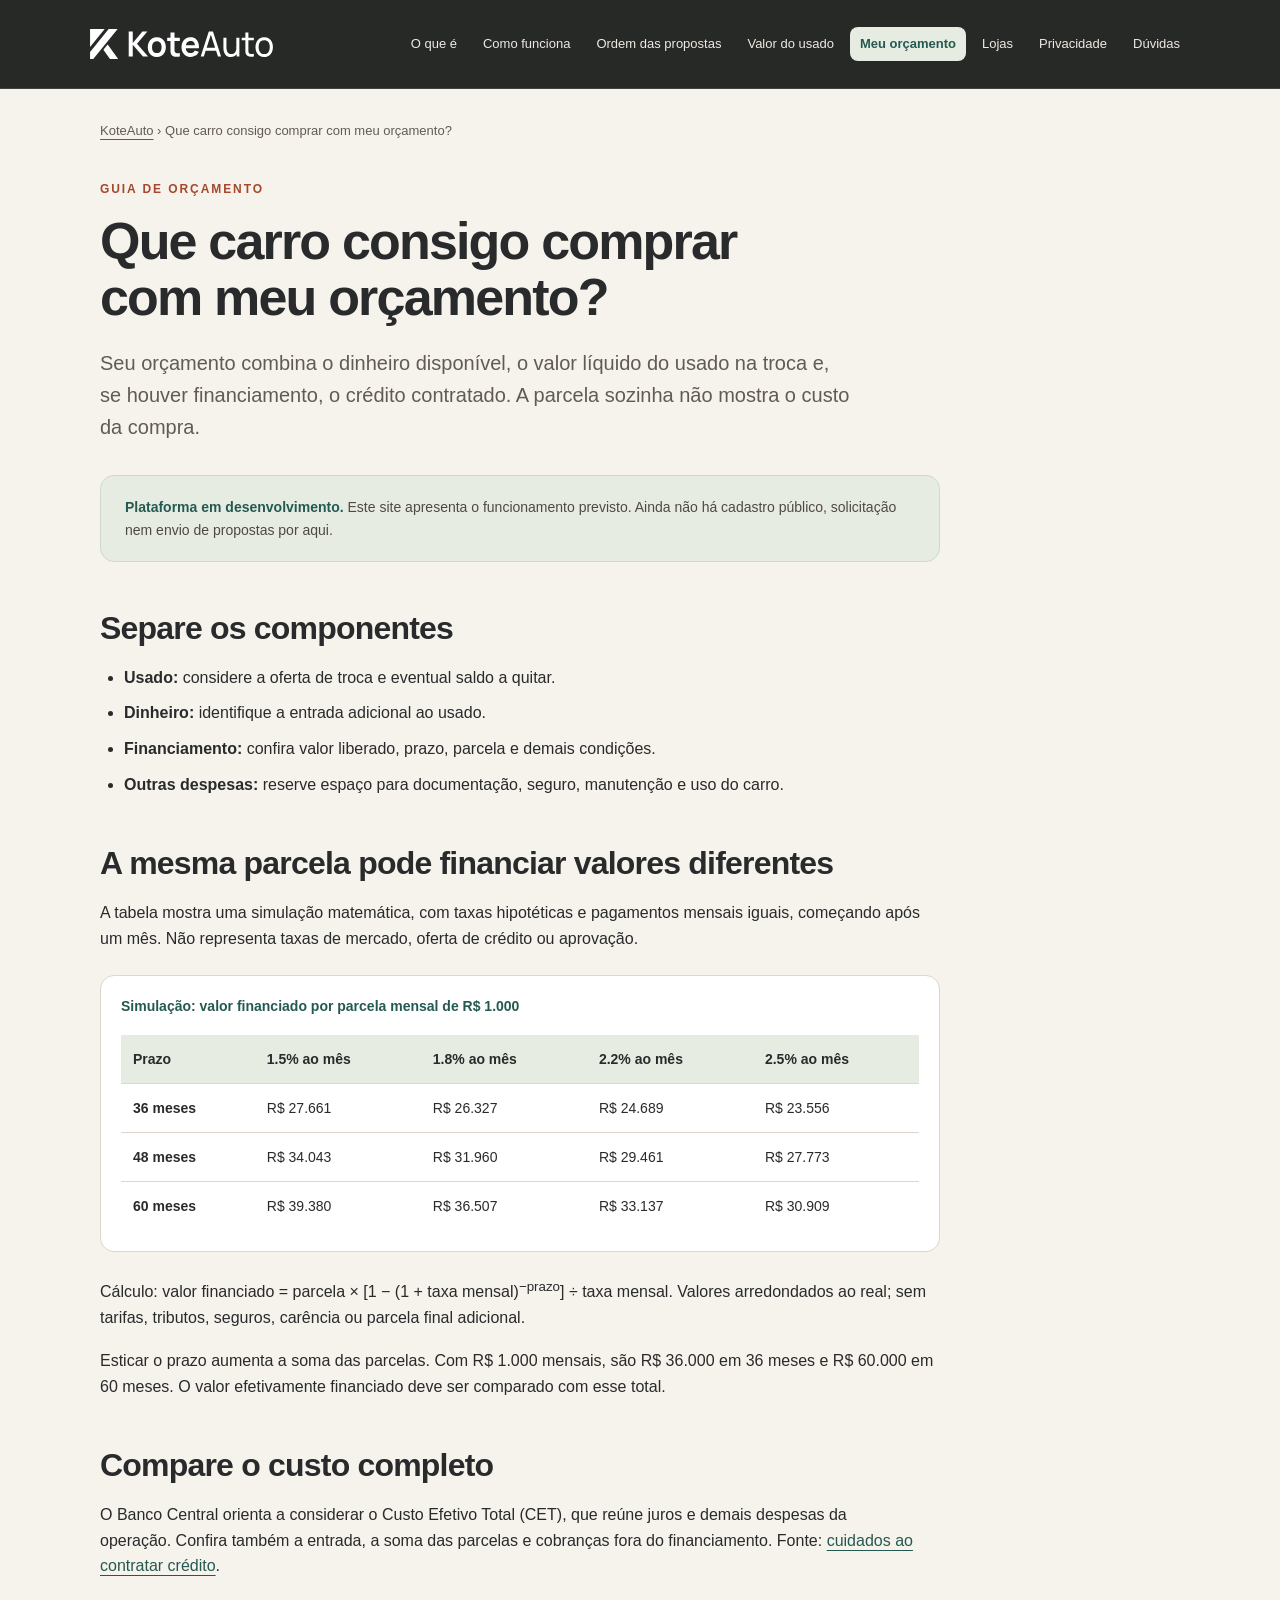
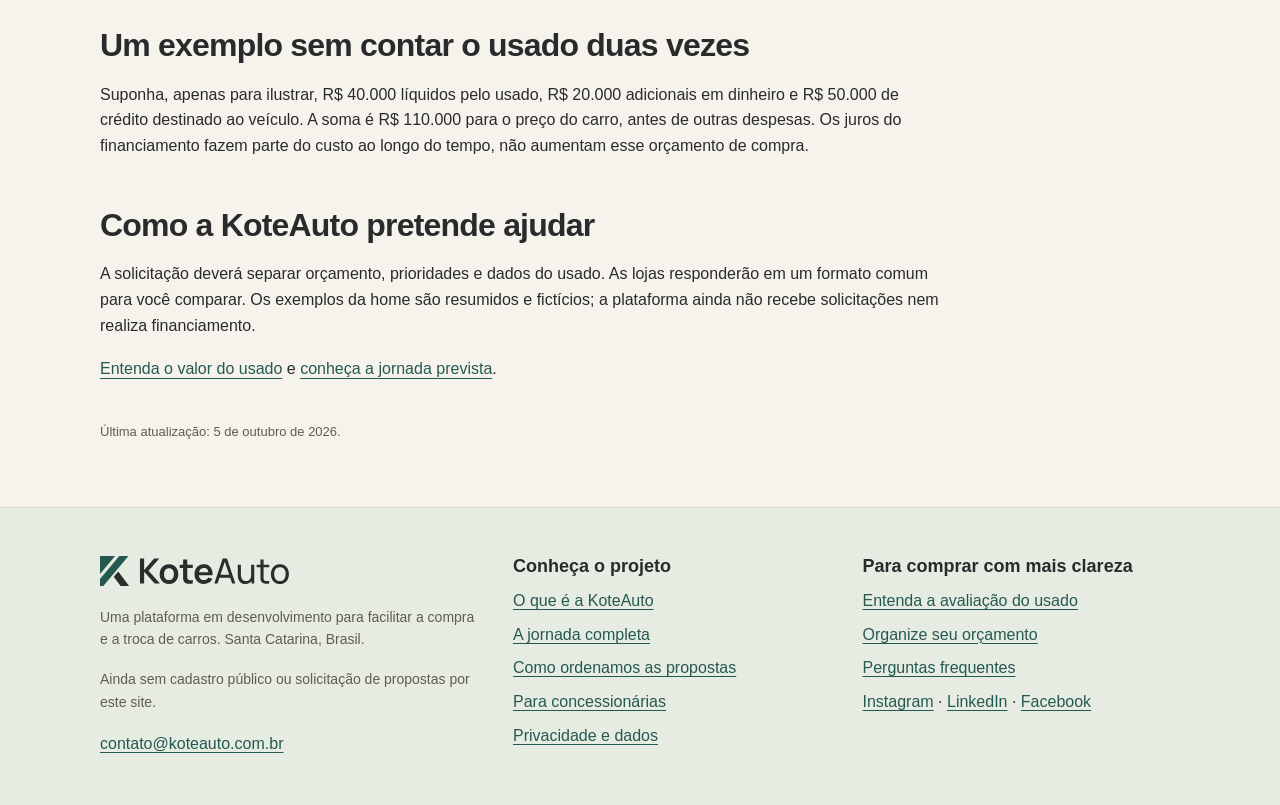
<file: quanto-de-carro-consigo-comprar.html>
<!DOCTYPE html>
<html lang="pt-BR">
<head>
<meta charset="UTF-8" />
<meta name="viewport" content="width=device-width, initial-scale=1" />
<meta name="theme-color" content="#245951" />
<title>Que carro consigo comprar com meu orçamento? | KoteAuto</title>
<meta name="description" content="Organize usado, entrada em dinheiro e financiamento. Veja cenários ilustrativos e entenda por que comparar prazo, parcela e custo total.">
<meta name="robots" content="index, follow, max-snippet:-1, max-image-preview:large" />
<link rel="canonical" href="https://www.koteauto.com.br/quanto-de-carro-consigo-comprar" />
<link rel="stylesheet" href="/assets/conteudo.css" />
<link rel="icon" href="/favicon.svg" type="image/svg+xml" />
<link rel="apple-touch-icon" href="/apple-touch-icon.png" />
<meta property="og:type" content="article" />
<meta property="og:locale" content="pt_BR" />
<meta property="og:site_name" content="KoteAuto" />
<meta property="og:title" content="Que carro consigo comprar com meu orçamento?">
<meta property="og:description" content="Organize usado, entrada em dinheiro e financiamento. Veja cenários ilustrativos e entenda por que comparar prazo, parcela e custo total.">
<meta property="og:url" content="https://www.koteauto.com.br/quanto-de-carro-consigo-comprar" />
<meta property="og:image" content="https://www.koteauto.com.br/assets/brand/koteauto-compartilhamento-1200x630.jpg" />
<meta property="og:image:width" content="1200" />
<meta property="og:image:height" content="630" />
<meta property="og:image:alt" content="KoteAuto, compra e troca de carros com propostas comparáveis" />
</head>
<body>
<a class="skip" href="#conteudo">Ir para o conteúdo</a>

<header class="site-header">
  <div class="site-header-inner">
    <a class="brand" href="/" aria-label="KoteAuto — início"><img src="/assets/brand/koteauto-logo-horizontal-branco.svg" width="760" height="120" alt="KoteAuto"></a>
    <nav aria-label="Conteúdo KoteAuto">
      <ul class="tabs">
        <li><a href="/o-que-e-a-koteauto">O que é</a></li>
        <li><a href="/como-funciona">Como funciona</a></li><li><a href="/como-ordenamos-as-propostas">Ordem das propostas</a></li>
        <li><a href="/avaliacao-do-usado">Valor do usado</a></li>
        <li><a href="/quanto-de-carro-consigo-comprar" aria-current="page">Meu orçamento</a></li>
        <li><a href="/para-concessionarias">Lojas</a></li>
        <li><a href="/privacidade-e-dados">Privacidade</a></li>
        <li><a href="/perguntas-frequentes">Dúvidas</a></li>
      </ul>
    </nav>
  </div>
</header>

<main class="wrap" id="conteudo"><p class="breadcrumb"><a href="/">KoteAuto</a> › Que carro consigo comprar com meu orçamento?</p><div class="page-head"><p class="eyebrow">Guia de orçamento</p><h1>Que carro consigo comprar com meu orçamento?</h1><p class="lead">Seu orçamento combina o dinheiro disponível, o valor líquido do usado na troca e, se houver financiamento, o crédito contratado. A parcela sozinha não mostra o custo da compra.</p></div><div class="status-note"><strong>Plataforma em desenvolvimento.</strong> Este site apresenta o funcionamento previsto. Ainda não há cadastro público, solicitação nem envio de propostas por aqui.</div><section><h2>Separe os componentes</h2><ul><li><strong>Usado:</strong> considere a oferta de troca e eventual saldo a quitar.</li><li><strong>Dinheiro:</strong> identifique a entrada adicional ao usado.</li><li><strong>Financiamento:</strong> confira valor liberado, prazo, parcela e demais condições.</li><li><strong>Outras despesas:</strong> reserve espaço para documentação, seguro, manutenção e uso do carro.</li></ul></section><section><h2>A mesma parcela pode financiar valores diferentes</h2><p>A tabela mostra uma simulação matemática, com taxas hipotéticas e pagamentos mensais iguais, começando após um mês. Não representa taxas de mercado, oferta de crédito ou aprovação.</p><div class="table-wrap" tabindex="0" role="region" aria-label="Tabela de exemplo; role para o lado se necessário"><table><caption>Simulação: valor financiado por parcela mensal de R$ 1.000</caption><thead><tr><th scope="col">Prazo</th><th scope="col">1.5% ao mês</th><th scope="col">1.8% ao mês</th><th scope="col">2.2% ao mês</th><th scope="col">2.5% ao mês</th></tr></thead><tbody><tr><th scope="row">36 meses</th><td>R$ 27.661</td><td>R$ 26.327</td><td>R$ 24.689</td><td>R$ 23.556</td></tr><tr><th scope="row">48 meses</th><td>R$ 34.043</td><td>R$ 31.960</td><td>R$ 29.461</td><td>R$ 27.773</td></tr><tr><th scope="row">60 meses</th><td>R$ 39.380</td><td>R$ 36.507</td><td>R$ 33.137</td><td>R$ 30.909</td></tr></tbody></table></div><p>Cálculo: valor financiado = parcela × [1 − (1 + taxa mensal)<sup>−prazo</sup>] ÷ taxa mensal. Valores arredondados ao real; sem tarifas, tributos, seguros, carência ou parcela final adicional.</p><p>Esticar o prazo aumenta a soma das parcelas. Com R$ 1.000 mensais, são R$ 36.000 em 36 meses e R$ 60.000 em 60 meses. O valor efetivamente financiado deve ser comparado com esse total.</p></section><section><h2>Compare o custo completo</h2><p>O Banco Central orienta a considerar o Custo Efetivo Total (CET), que reúne juros e demais despesas da operação. Confira também a entrada, a soma das parcelas e cobranças fora do financiamento. Fonte: <a href="https://www.bcb.gov.br/meubc/faqs/p/cuidados-na-hora-de-contratar-uma-operacao-de-credito">cuidados ao contratar crédito</a>.</p></section><section><h2>Um exemplo sem contar o usado duas vezes</h2><p>Suponha, apenas para ilustrar, R$ 40.000 líquidos pelo usado, R$ 20.000 adicionais em dinheiro e R$ 50.000 de crédito destinado ao veículo. A soma é R$ 110.000 para o preço do carro, antes de outras despesas. Os juros do financiamento fazem parte do custo ao longo do tempo, não aumentam esse orçamento de compra.</p></section><section><h2>Como a KoteAuto pretende ajudar</h2><p>A solicitação deverá separar orçamento, prioridades e dados do usado. As lojas responderão em um formato comum para você comparar. Os exemplos da home são resumidos e fictícios; a plataforma ainda não recebe solicitações nem realiza financiamento.</p><p><a href="/avaliacao-do-usado">Entenda o valor do usado</a> e <a href="/como-funciona">conheça a jornada prevista</a>.</p></section><p class="updated">Última atualização: 5 de outubro de 2026.</p></main><footer class="site-footer"><div class="wrap footer-grid">
<div><h2 class="footer-brand"><img src="/assets/brand/koteauto-logo-horizontal-cor.svg" width="760" height="120" alt="KoteAuto" loading="lazy"></h2><p>Uma plataforma em desenvolvimento para facilitar a compra e a troca de carros. Santa Catarina, Brasil.</p><p>Ainda sem cadastro público ou solicitação de propostas por este site.</p><a href="mailto:contato@koteauto.com.br">contato@koteauto.com.br</a></div>
<nav aria-label="Sobre a KoteAuto"><h2>Conheça o projeto</h2><ul><li><a href="/o-que-e-a-koteauto">O que é a KoteAuto</a></li><li><a href="/como-funciona">A jornada completa</a></li><li><a href="/como-ordenamos-as-propostas">Como ordenamos as propostas</a></li><li><a href="/para-concessionarias">Para concessionárias</a></li><li><a href="/privacidade-e-dados">Privacidade e dados</a></li></ul></nav>
<nav aria-label="Guias e contato"><h2>Para comprar com mais clareza</h2><ul><li><a href="/avaliacao-do-usado">Entenda a avaliação do usado</a></li><li><a href="/quanto-de-carro-consigo-comprar">Organize seu orçamento</a></li><li><a href="/perguntas-frequentes">Perguntas frequentes</a></li><li><a href="https://www.instagram.com/contatokoteauto/">Instagram</a> · <a href="https://linkedin.com/company/koteauto">LinkedIn</a> · <a href="https://www.facebook.com/61589312203457/">Facebook</a></li></ul></nav>
</div></footer><script type="application/ld+json">{
  "@context": "https://schema.org",
  "@graph": [
    {
      "@type": "Article",
      "headline": "Que carro consigo comprar com meu orçamento?",
      "description": "Organize usado, entrada em dinheiro e financiamento. Veja cenários ilustrativos e entenda por que comparar prazo, parcela e custo total.",
      "inLanguage": "pt-BR",
      "datePublished": "2026-09-09",
      "dateModified": "2026-10-05",
      "mainEntityOfPage": "https://www.koteauto.com.br/quanto-de-carro-consigo-comprar",
      "author": {
        "@type": "Organization",
        "name": "KoteAuto",
        "url": "https://www.koteauto.com.br/"
      },
      "publisher": {
        "@id": "https://www.koteauto.com.br/#organizacao"
      }
    },
    {
      "@type": "BreadcrumbList",
      "itemListElement": [
        {
          "@type": "ListItem",
          "position": 1,
          "name": "KoteAuto",
          "item": "https://www.koteauto.com.br/"
        },
        {
          "@type": "ListItem",
          "position": 2,
          "name": "Que carro consigo comprar com meu orçamento?",
          "item": "https://www.koteauto.com.br/quanto-de-carro-consigo-comprar"
        }
      ]
    }
  ]
}</script></body></html>
</file>
<file: assets/home.css>
:root{--ink:#292A2C;--muted:#625A54;--paper:#F6F3EC;--green:#245951;--hover:#1B443E;--sage:#E7ECE3;--copper:#A5482D;--lcopper:#FFDEC8;--line:#DDD6CC;
  --carw:min(90vw,171svh);--run:170svh;--cwW:max(100vw,calc(100svh * 1.7769))}
@media(max-width:700px){:root{--carw:150vw;--cwW:135vw}}
*{box-sizing:border-box}
html{scroll-behavior:smooth;overflow-x:clip}
@media(prefers-reduced-motion:reduce){html{scroll-behavior:auto}}
body{margin:0;background:var(--paper);color:var(--ink);font:16px/1.6 Arial,Helvetica,sans-serif;overflow-x:clip}
h1,h2,h3,p{margin-top:0}
h1,h2,h3,.infos strong,.prop h4{text-wrap:balance}
p,.infos span,.prop .car-d,.scroll-hint{text-wrap:pretty}
figcaption{text-wrap:balance}
a:focus-visible,button:focus-visible,input:focus-visible,summary:focus-visible{outline:3px solid #245951;outline-offset:3px}
.skip{position:absolute;left:-9999px;top:8px;background:#fff;color:var(--ink);padding:10px 14px;border-radius:6px;z-index:100}
.skip:focus{left:8px}

/* ---------- Abertura (estado base = fluxo normal, sem JS) ---------- */
.hero{position:relative;min-height:max(600px,100svh);background:#272927;color:var(--paper);overflow:hidden}
.scene{position:absolute;inset:0;overflow:hidden}
.scene>*{position:absolute}
.flood{inset:0;background:var(--paper);opacity:0}
.pool{bottom:0;height:100%;width:calc(var(--cwW) * .8);margin-left:calc(var(--cwW) * -.4);transform-origin:50% 100%;opacity:0;transform:scale(1,.06);pointer-events:none;
  background:radial-gradient(ellipse 50% 100% at 50% 100%,rgba(246,243,236,.96) 0,rgba(246,243,236,.92) 36%,rgba(255,238,214,.62) 58%,rgba(255,238,214,.26) 78%,rgba(255,238,214,0) 100%)}
.pool.pc{left:50%}.pool.pl{left:calc(50% + var(--cwW) * -.33)}.pool.pr{left:calc(50% + var(--cwW) * .328)}
.rig{inset:0;transform-origin:50% 66%}
.rig>*{position:absolute}
.cw{left:50%;top:50%;width:var(--cwW);aspect-ratio:1672/941;transform:translate(-50%,-50%)}
.cw>*{position:absolute}
.pic{inset:0}
.pic>*{position:absolute}
.car{inset:0;width:100%;height:100%;opacity:.58;display:block}
.shade{inset:0;background:linear-gradient(180deg,#252825B3 0%,#25282580 48%,#2528251A 66%,#32342F 100%);pointer-events:none}
.ln{left:19.9%;top:64%}.rn{left:79.7%;top:64%}
.bm{width:22%;height:42%;margin-left:-11%;transform-origin:50% 0;filter:blur(12px);opacity:.5;pointer-events:none}
.bm.ln{transform:rotate(-4deg)}.bm.rn{transform:rotate(4deg)}
.bm i{display:block;width:100%;height:100%;clip-path:polygon(43% 0,57% 0,100% 100%,0 100%);background:linear-gradient(to bottom,rgba(255,241,210,.55),rgba(255,247,225,.17) 55%,rgba(255,250,236,0))}
.gl{width:11%;aspect-ratio:1;margin:-5.5% 0 0 -5.5%;pointer-events:none;opacity:.3;background:radial-gradient(circle closest-side,rgba(255,238,205,.75),rgba(255,238,205,0))}
.hero-copy{position:relative;z-index:8;padding:0 clamp(20px,5vw,60px);text-align:center}
.nav{display:flex;align-items:center;justify-content:space-between;gap:16px;max-width:1100px;margin:0 auto;padding:22px 0}
.brand{display:inline-flex;align-items:center;min-height:44px;padding:6px 0;text-decoration:none;flex-shrink:0}
.brand img{display:block;width:184px;height:auto}
.footer-brand img{display:block;width:190px;max-width:100%;height:auto;margin-bottom:20px}
@media(max-width:700px){.brand img{width:152px}}
.nl{color:#EEEAE3;font-size:13px}
.hc{max-width:760px;margin:clamp(24px,7svh,80px) auto 0}
.eyebrow{margin:0 0 14px;font-size:12px;font-weight:700;letter-spacing:.16em;text-transform:uppercase;color:var(--lcopper)}
.hero h1{font-size:clamp(30px,5vw,60px);line-height:1.08;letter-spacing:-.03em;margin:0 0 18px;color:#FFFDF9}
.hero p.sup{font-size:clamp(17px,2vw,20px);line-height:1.55;color:#EEEAE3;max-width:32em;margin:0 auto 26px}
.cta{display:inline-flex;align-items:center;gap:.6em;min-height:46px;padding:12px 24px;border-radius:8px;background:var(--green);color:#fff;border:1px solid #94B4AA;font-weight:700;text-decoration:none}
.cta:hover{background:var(--hover)}
.cta:focus-visible,.brand:focus-visible,.nl:focus-visible{outline-color:var(--lcopper)}
@media(max-width:700px){.hero{background:#202220}.cw{top:56svh}.car{opacity:.88}.pic{-webkit-mask-image:radial-gradient(closest-side,#000 40%,transparent 100%);mask-image:radial-gradient(closest-side,#000 40%,transparent 100%)}}

.intro{background:var(--paper);padding:clamp(48px,8vw,88px) 0 24px}
.wrap{width:min(1080px,calc(100% - 40px));margin:auto}
.eyebrow-d{margin:0 0 10px;font-size:12px;font-weight:700;letter-spacing:.16em;text-transform:uppercase;color:var(--copper)}
.intro h2{font-size:clamp(30px,4vw,46px);line-height:1.1;letter-spacing:-.03em;margin:0 0 clamp(20px,2.4vw,28px)}
.infos{list-style:none;margin:0;padding:0;display:grid;grid-template-columns:repeat(3,1fr);gap:clamp(18px,3vw,40px)}
.infos li{border-top:1px solid rgba(98,90,84,.45);padding-top:14px}
.infos strong{display:block;font-size:clamp(17px,1.6vw,21px);line-height:1.25}
.infos span{display:block;margin-top:4px;color:#4F4943;font-size:15px;line-height:1.45}
.intro .wrap{text-align:center}
.intro .infos{text-align:left}
@media(max-width:700px){.infos{grid-template-columns:1fr;gap:16px}.intro .wrap{text-align:left}}

/* ---------- Modo vivo (JS + sem movimento reduzido + altura suficiente) ---------- */
.live .track{position:relative;height:calc(100svh + var(--run))}
.live .stage{position:sticky;top:0;height:100svh;overflow:hidden}
.live .hero,.live .intro{position:absolute;inset:0;min-height:0}
.live .intro{background:transparent;padding-top:clamp(36px,9svh,100px);z-index:9;overflow:hidden;pointer-events:none;user-select:none}
.live .intro.on{pointer-events:auto;user-select:text}
.intro h2[tabindex="-1"]:focus-visible{outline:3px solid var(--green);outline-offset:6px}
.intro .lead-b{margin:-8px auto clamp(24px,3.4vw,44px);max-width:34em;color:var(--muted);font-size:clamp(16px,1.5vw,19px);line-height:1.55}
/* desktop com altura suficiente: conjunto centrado, com centro óptico um pouco acima do meio */
@media(min-width:701px) and (min-height:640px){
  .live .intro{display:flex;align-items:center;padding-top:0;padding-bottom:clamp(24px,10svh,110px)}
  .live .intro .wrap{margin:0 auto}
}
.live .intro .rv{opacity:1;transform:translate3d(0,10px,0)}
.live .intro.on .rv{transform:none;transition:transform .2s ease}
.live .hero-copy{will-change:transform}
.live .rig,.live .bm,.live .gl,.live .pool,.live .flood{will-change:transform,opacity}
.anchor{display:block;height:0}
.live .anchor{position:absolute;left:0;bottom:100svh}

/* ---------- Como funciona: o percurso (fluxo normal; decoração anima, texto não) ---------- */
.how{position:relative;background:var(--paper);padding:clamp(56px,8vw,112px) 0 clamp(64px,8vw,112px)}
.how-head{max-width:44rem}
.how-head .eyebrow-d{margin-bottom:12px}
.how h2{font-size:clamp(30px,4.2vw,52px);line-height:1.08;letter-spacing:-.035em;margin:0 0 16px}
.how-head p{margin:0;color:var(--muted);font-size:clamp(16px,1.6vw,19px);line-height:1.6;max-width:36em}
.path{position:relative;margin:clamp(40px,6vw,72px) 0 0;--fill:1}
.path::before,.path::after{content:"";position:absolute;left:27px;top:28px;bottom:28px;width:2px;margin-left:-1px;border-radius:2px}
.path::before{background:var(--line)}
.path::after{background:var(--green);transform-origin:50% 0;transform:scaleY(var(--fill))}
.steps{list-style:none;margin:0;padding:0}
.step{position:relative;display:grid;grid-template-columns:56px minmax(0,1fr) minmax(0,1.08fr);gap:clamp(20px,3.2vw,52px);padding-bottom:clamp(56px,7vw,96px)}
.step:last-child{padding-bottom:0}
.dot{position:relative;z-index:1;display:grid;place-items:center;width:56px;height:56px;border-radius:50%;background:var(--sage);border:2px solid var(--green);color:var(--green);font-weight:700;font-size:22px;box-shadow:0 0 0 7px rgba(36,89,81,.14)}
.how-live .dot{background:var(--paper);border-color:var(--line);color:#6A625B;box-shadow:none;transition:background .4s ease,border-color .4s ease,color .4s ease,box-shadow .4s ease}
.how-live .step.reached .dot{background:var(--sage);border-color:var(--green);color:var(--green);box-shadow:0 0 0 7px rgba(36,89,81,.14)}
.step h3{font-size:clamp(22px,2.5vw,32px);line-height:1.15;letter-spacing:-.025em;margin:8px 0 12px}
.step .txt p{margin:0;color:var(--muted);font-size:clamp(16px,1.5vw,18px);line-height:1.6;max-width:30em}
.fig{margin:0;background:#fff;border:1px solid var(--line);border-radius:14px;padding:clamp(18px,2.2vw,26px);box-shadow:0 18px 44px rgba(96,81,64,.07)}
.fig figcaption{margin-top:16px;font-size:12px;line-height:1.4;color:var(--muted)}
.fig figcaption a{color:var(--green);font-weight:700;text-underline-offset:3px}
.demo{display:inline-block;margin:0 0 14px;padding:3px 9px;border:1px solid var(--line);border-radius:999px;background:var(--paper);color:#4F4943;font-size:11px;font-weight:700;letter-spacing:.08em;text-transform:uppercase}
.demo-note{margin:14px 0 0!important;font-size:13px!important;color:var(--muted)}
.vals{margin:0}
.vals div{padding:12px 0;border-top:1px solid var(--line)}
.vals div:first-child{border-top:0;padding-top:2px}
.vals dt{font-size:13px;color:var(--muted);line-height:1.35}
.vals dd{margin:3px 0 0;font-size:16px;font-weight:700;color:var(--ink);line-height:1.35}
.vals dd small{font-weight:400;font-size:13px;color:#4F4943}
.txt p.sec{margin-top:12px!important;font-size:15px!important;color:#4F4943!important}
.talkfig .blk h4{margin:0 0 10px;font-size:12px;font-weight:700;letter-spacing:.06em;text-transform:uppercase;color:var(--muted)}
.talkfig .blk+.blk{margin-top:20px;padding-top:20px;border-top:1px solid var(--line)}
.msg{margin:0;max-width:90%;padding:9px 13px;border-radius:12px;font-size:14px;line-height:1.4;color:var(--ink)}
.msg+.msg{margin-top:8px}
.msg.me{margin-left:auto;background:var(--sage);color:var(--green);border-radius:12px 12px 4px 12px}
.msg.store{background:var(--paper);border:1px solid var(--line);border-radius:12px 12px 12px 4px}
.ask{margin:0 0 8px;font-size:15px;font-weight:700;color:var(--ink)}
.pick{margin:0;display:inline-flex;gap:8px;align-items:baseline;padding:6px 12px;border-radius:8px;background:var(--sage);color:var(--green);font-size:14px;line-height:1.35}
.pick span{font-weight:700}
.note-s{margin:10px 0 0;font-size:13px;color:#4F4943}
.talkfig figcaption{font-size:13px;color:#4F4943}
.prio{list-style:none;counter-reset:prio;margin:8px 0 0;padding:0;display:flex;flex-wrap:wrap;gap:8px;font-weight:400}
.prio li{counter-increment:prio;display:inline-flex;align-items:baseline;gap:8px;padding:6px 12px;border-radius:8px;background:var(--sage);color:var(--green);font-size:14px;line-height:1.35}
.prio li::before{content:counter(prio);font-weight:700}
.prop{background:var(--paper);border:1px solid var(--line);border-radius:10px;padding:14px 16px}
.prop+.prop{margin-top:10px}
.prop h4{margin:0;font-size:15px;line-height:1.3}
.prop .car-d{margin:2px 0 8px;font-size:12.5px;color:#4F4943}
.prop dl{margin:0;display:grid;grid-template-columns:minmax(0,1fr) auto;gap:3px 14px;font-size:13px}
.prop dt{color:var(--muted)}
.prop dd{margin:0;text-align:right;font-weight:700;color:var(--ink)}
.scroll-hint{display:none;margin:10px 0 0;font-size:12px;color:#4F4943}
.tblw{overflow-x:auto;-webkit-overflow-scrolling:touch}
.tblw:focus-visible{outline:3px solid var(--green);outline-offset:3px}
.tbl{width:100%;border-collapse:collapse;font-size:13px}
.tbl th,.tbl td{padding:11px 10px 11px 0;border-top:1px solid var(--line);text-align:left;vertical-align:top;line-height:1.35}
.tbl thead th{border-top:0;padding-top:0;font-size:13px;color:var(--ink)}
.tbl tbody th{font-weight:700;color:var(--ink);width:26%}
.tbl td{color:var(--ink)}
.tbl td small{display:block;color:#4F4943;font-size:12px}
.vh{position:absolute;width:1px;height:1px;overflow:hidden;clip:rect(0 0 0 0);white-space:nowrap}
.closing{margin-top:clamp(64px,9vw,112px);padding-top:clamp(40px,6vw,64px);border-top:1px solid var(--line);text-align:center}
.closing h2{font-size:clamp(26px,3.6vw,42px);max-width:18em;margin:0 auto 14px}
.closing p{margin:0 auto;color:var(--muted);max-width:34em;font-size:16px}
.step .txt p.more{margin-top:16px;font-size:15px}
.more-out{margin:clamp(36px,5vw,56px) 0 0;padding-left:calc(56px + clamp(20px,3.2vw,52px));font-size:15px}
.more a{color:var(--green);font-weight:700;text-underline-offset:4px}
.more a:focus-visible{outline:3px solid var(--green);outline-offset:3px}
.end{font-size:13px;color:var(--muted);margin:36px 0 0;text-align:center}
.end a{color:var(--green)}
@media(max-width:800px){
  .path::before,.path::after{left:21px}
  .path::before,.path::after{top:22px;bottom:22px}
  .step{grid-template-columns:44px minmax(0,1fr);gap:14px 16px}
  .dot{width:44px;height:44px;font-size:18px;box-shadow:0 0 0 5px rgba(36,89,81,.14)}
  .how-live .step.reached .dot{box-shadow:0 0 0 5px rgba(36,89,81,.14)}
  .fig{grid-column:2}
  .more-out{padding-left:60px}
  .demo{letter-spacing:.03em;font-size:10px;padding:3px 8px}
  .prop dl{grid-template-columns:1fr;gap:0}
  .prop dd{text-align:left;margin-bottom:6px}
  .tbl{min-width:440px}
  .scroll-hint{display:block}
}

@media(max-width:360px){.demo{font-size:9.5px;letter-spacing:0;padding:3px 7px;white-space:nowrap}}
@media(max-width:520px){.prio{flex-direction:column;align-items:flex-start}}

.live .intro:not(.on){visibility:hidden}
.site-footer{border-top:1px solid var(--line);padding:48px 0;background:var(--sage);color:var(--ink)}
.footer-grid{display:grid;grid-template-columns:1.2fr 1fr 1fr;gap:32px}
.site-footer h2{font-size:18px;margin:0 0 12px}.site-footer p{font-size:14px;max-width:32em;color:var(--muted)}
.site-footer ul{list-style:none;margin:0;padding:0}.site-footer li{margin:8px 0}.site-footer a{color:var(--green);text-underline-offset:3px}
@media(max-width:700px){.footer-grid{grid-template-columns:1fr}.site-footer{padding:32px 0}}

/* Prévia: orientação legível durante a passagem; nunca depende de transparência. */
.transition-cue[hidden]{display:none}
.transition-cue{position:absolute;z-index:10;left:50%;top:30%;transform:translateX(-50%);width:max-content;max-width:calc(100% - 40px);padding:12px 20px;border-radius:8px;background:var(--paper);color:var(--green);border:1px solid var(--line);font-size:15px;font-weight:700;text-align:center;text-decoration:none;box-shadow:0 8px 24px rgba(0,0,0,.08)}
.transition-cue:hover{background:var(--sage)}
</file>
<file: assets/conteudo.css>
/* Páginas de leitura: mesma identidade da home, com conteúdo em fluxo normal. */
:root{--ink:#292A2C;--muted:#625A54;--paper:#F6F3EC;--green:#245951;--hover:#1B443E;--sage:#E7ECE3;--copper:#A5482D;--lcopper:#FFDEC8;--line:#DDD6CC}
*{box-sizing:border-box}
html{scroll-behavior:smooth;scroll-padding-top:110px}
body{margin:0;background:var(--paper);color:var(--ink);font:16px/1.6 Arial,Helvetica,sans-serif}
h1,h2,h3,p{margin-top:0}h1,h2,h3{text-wrap:balance}p,li{text-wrap:pretty}
a{color:var(--green);text-underline-offset:4px}
a:hover{color:var(--hover)}a:focus-visible,[tabindex]:focus-visible{outline:3px solid var(--green);outline-offset:4px}
.vh{position:absolute;width:1px;height:1px;overflow:hidden;clip:rect(0 0 0 0);white-space:nowrap}
.skip{position:absolute;left:-9999px;top:8px;background:white;color:var(--ink);padding:10px 14px;border-radius:6px;z-index:100}.skip:focus{left:8px}
.wrap{width:min(1080px,calc(100% - 40px));margin:auto}
.site-header{position:sticky;top:0;z-index:20;background:#272927;color:var(--paper);border-bottom:1px solid #41443E}
.site-header-inner{width:min(1100px,calc(100% - 40px));margin:auto;display:flex;align-items:center;justify-content:space-between;gap:28px;padding:22px 0}
.brand{display:inline-flex;align-items:center;flex:none;min-height:44px;padding:6px 0;text-decoration:none}
.brand img{display:block;width:184px;height:auto}
.footer-brand img{display:block;width:190px;max-width:100%;height:auto;margin-bottom:20px}
@media(max-width:700px){.brand img{width:152px}}
.site-header nav{min-width:0}.tabs{display:flex;flex-wrap:wrap;gap:4px 6px;margin:0;padding:0;list-style:none}
.tabs a{display:block;padding:7px 10px;border-radius:8px;color:#EEEAE3;font-size:13px;text-decoration:none}
.tabs a:hover{background:#363B35}.tabs a[aria-current="page"]{background:var(--sage);color:var(--green);font-weight:700}
.site-header a:focus-visible{outline-color:var(--lcopper)}
main.wrap{padding:32px 0 64px}
.breadcrumb{font-size:13px;color:var(--muted);margin:0 0 38px}.breadcrumb a{color:var(--muted)}
.page-head{max-width:840px;margin-bottom:32px}
.eyebrow{margin:0 0 14px;font-size:12px;font-weight:700;letter-spacing:.16em;text-transform:uppercase;color:var(--copper)}
h1{font-size:clamp(32px,4.2vw,52px);line-height:1.08;letter-spacing:-.035em;margin:0 0 22px}
.lead{font-size:clamp(17px,1.7vw,20px);line-height:1.6;color:var(--muted);max-width:40em;margin-bottom:0}
main>section{max-width:840px;margin:48px 0 0}
h2{font-size:clamp(24px,2.7vw,32px);line-height:1.15;letter-spacing:-.025em;margin:0 0 18px}
h3{font-size:20px;line-height:1.3;margin:0 0 10px}
p{margin-bottom:18px}main li{margin-bottom:10px}main ul,main ol{padding-left:24px}
.status-note{max-width:840px;background:var(--sage);border:1px solid #CFD8CC;border-radius:14px;padding:20px 24px;color:#4F4943;font-size:14px}
.status-note strong{color:var(--green)}
.answer-box,.tldr,.tile{background:#fff;border:1px solid var(--line);border-radius:14px;padding:clamp(20px,2.4vw,28px);box-shadow:0 18px 44px rgba(96,81,64,.07)}
.answer-box,.tldr{max-width:840px;margin:32px 0}.answer-box p:last-child,.tile p:last-child,.tldr ul:last-child{margin-bottom:0}
.answer-label{display:block;color:var(--green);font-size:12px;font-weight:700;text-transform:uppercase;letter-spacing:.12em;margin-bottom:12px}
.grid-2{display:grid;grid-template-columns:repeat(2,minmax(0,1fr));gap:24px;margin:24px 0}
.journey{list-style:none;counter-reset:journey;padding:0!important;margin:26px 0}
.journey li{counter-increment:journey;position:relative;padding:4px 0 26px 70px;margin:0;min-height:68px}
.journey li::before{content:counter(journey);position:absolute;left:0;top:0;display:grid;place-items:center;width:44px;height:44px;border-radius:50%;background:var(--sage);border:2px solid var(--green);color:var(--green);font-size:18px;font-weight:700;box-shadow:0 0 0 5px rgba(36,89,81,.14)}
.journey li:not(:last-child)::after{content:"";position:absolute;left:21px;top:49px;bottom:5px;width:2px;background:var(--line)}
.journey p{color:var(--muted);margin:0}
.table-wrap{overflow-x:auto;background:#fff;border:1px solid var(--line);border-radius:14px;margin:24px 0;padding:20px}
table{width:100%;min-width:540px;border-collapse:collapse;font-size:14px;line-height:1.45}
caption{text-align:left;font-weight:700;color:var(--green);padding-bottom:18px}
th,td{padding:14px 12px;border-top:1px solid var(--line);text-align:left;vertical-align:top}thead th{border-top:0;background:var(--sage)}
.cta{max-width:840px;margin:48px 0 0;padding:28px;border-radius:14px;background:var(--sage);border:1px solid var(--line)}
.cta p{color:var(--muted)}.cta-links{display:flex;flex-wrap:wrap;gap:12px;margin-top:20px}
.btn{display:inline-flex;align-items:center;min-height:46px;padding:12px 24px;border-radius:8px;background:var(--green);color:white;font-weight:700;text-decoration:none;border:1px solid var(--green)}
.btn:hover{background:var(--hover);color:white}.btn-ghost{background:transparent;color:var(--green);border-color:#94B4AA}.btn-ghost:hover{background:#D8E2D5;color:var(--hover)}
.updated{font-size:13px;color:var(--muted);margin:40px 0 0}
.site-footer{border-top:1px solid var(--line);padding:48px 0;background:var(--sage);color:var(--ink)}
.footer-grid{display:grid;grid-template-columns:1.2fr 1fr 1fr;gap:32px}
.site-footer h2{font-size:18px;letter-spacing:normal;margin:0 0 12px}.site-footer p{font-size:14px;max-width:32em;color:var(--muted)}
.site-footer ul{list-style:none;margin:0;padding:0}.site-footer li{margin:8px 0}.site-footer a{color:var(--green);text-underline-offset:3px}
@media(max-width:900px){.site-header{position:relative}.site-header-inner{align-items:flex-start;flex-direction:column;gap:16px}.tabs{gap:4px}.tabs a{padding:8px 10px}html{scroll-padding-top:20px}}
@media(max-width:700px){.grid-2,.footer-grid{grid-template-columns:1fr}.site-footer{padding:32px 0}main.wrap{padding-top:24px}.breadcrumb{margin-bottom:28px}.status-note{padding:18px}.journey li{padding-left:62px}.table-wrap{padding:14px}}
@media(prefers-reduced-motion:reduce){html{scroll-behavior:auto}*{transition:none!important}}

/* Alvo das propostas: estilos escopados em .alvo */
.alvo{--surface:#fff;--ring:#e9e4da;--loja-a:#2a78d6;--loja-b:#eda100;--loja-c:#e87ba4;--loja-d:#008300;--loja-e:#4a3aa7}
.alvo .card{background: var(--surface); border: 1px solid var(--line); border-radius: 14px; padding: clamp(16px, 3vw, 28px); box-shadow: 0 18px 44px rgba(96, 81, 64, .07);}
.alvo .viz{display: grid; grid-template-columns: minmax(0, 1.7fr) minmax(0, 1fr); gap: 28px; align-items: start;}
.alvo .viz svg{width: 100%; height: auto; max-width: 760px; display: block; margin-inline: auto;}
.alvo .how{margin: 0 0 16px; color: var(--muted); font-size: 14px;}
.alvo .legend{list-style: none; margin: 0; padding: 0; display: grid; gap: 8px;}
.alvo .legend button{width: 100%; display: grid; grid-template-columns: 2.2rem 1.8rem minmax(0, 1fr); align-items: center; gap: 10px; padding: 10px 12px; border: 1px solid var(--line); border-radius: 10px; background: var(--surface); color: var(--ink); font: inherit; text-align: left; cursor: pointer;}
.alvo .legend button:hover{background: var(--paper);}
.alvo .legend button[aria-pressed="true"]{border-color: var(--green); background: var(--sage);}
.alvo .legend button:focus-visible{outline: 3px solid var(--green); outline-offset: 2px;}
.alvo .pos{font-weight: 700; font-variant-numeric: tabular-nums; color: var(--green);}
.alvo .chip{width: 1.6rem; height: 1.6rem; border-radius: 50%; display: grid; place-items: center; font-size: 12px; font-weight: 700; box-shadow: 0 0 0 2px var(--surface);}
.alvo .name{min-width: 0;}
.alvo .name strong{display: block;}
.alvo .name span{display: block; color: var(--muted); font-size: 13px;}
.alvo .why{margin: 16px 0 0; padding: 14px 16px; border-radius: 10px; background: var(--paper); font-size: 14px; color: var(--ink); min-height: 4.5em;}
.alvo th small, .alvo td small{display: block; font-weight: 400; color: var(--muted); font-size: 12px;}
.alvo .ref-row th, .alvo .ref-row td{color: var(--muted);}
.alvo .tip{position: fixed; pointer-events: none; z-index: 5; max-width: 240px; padding: 8px 10px; border-radius: 8px; background: var(--ink); color: #fff; font-size: 13px; line-height: 1.4; opacity: 0; transition: opacity .12s;}
.alvo .tip.on{opacity: 1;}
.alvo svg .marker{cursor: pointer; transition: opacity .2s;}
.alvo svg .marker:focus-visible circle.dot{stroke: var(--ink); stroke-width: 3;}
.alvo svg .marker:focus{outline: none;}
.alvo svg .dim{opacity: .14;}
.alvo svg .profile{fill: none; stroke-width: 2; stroke-linejoin: round; transition: opacity .2s;}
.alvo .guide{margin-top: 18px; border: 1px solid var(--line); border-radius: 12px; background: var(--paper);}
.alvo .guide summary{cursor: pointer; padding: 12px 16px; font-weight: 700; color: var(--green); list-style-position: inside;}
.alvo .guide summary:focus-visible{outline: 3px solid var(--green); outline-offset: 2px; border-radius: 12px;}
.alvo .guide ol, .alvo .guide ul{margin: 0; padding: 0 20px 4px 36px; display: grid; gap: 8px; font-size: 15px;}
.alvo .guide .tip-box{margin: 12px 16px 16px; padding: 12px 14px; border-left: 4px solid var(--green); border-radius: 8px; background: var(--surface); font-size: 15px;}
.alvo .guide .tip-box strong{color: var(--green);}
.alvo .table-guide{margin: 0 0 16px;}
@media (max-width: 760px){.alvo .viz{grid-template-columns: 1fr;}}
@media (max-width: 520px){.alvo #alvo .lbl-crit{font-size: 30px;}.alvo #alvo .lbl-sub{font-size: 22px; transform: translateY(12px); transform-box: fill-box;}.alvo #alvo .lbl-ring{font-size: 22px;}}
.alvo th small,.alvo td small{display:block;font-weight:400;color:var(--muted);font-size:12px}
main>section.alvo{max-width:1080px}
.alvo li{margin-bottom:0}
.alvo h3{font-size:20px;margin:0 0 10px}
.alvo .card{margin:24px 0}
.alvo .note-demo{display:inline-block;padding:6px 12px;border:1px solid var(--line);border-radius:999px;background:#fff;font-size:13px;color:var(--muted)}
.alvo .note-demo strong{color:var(--ink)}
.alvo .table-wrap{margin:0;padding:0;border:0;box-shadow:none}
.alvo table{min-width:620px;font-variant-numeric:tabular-nums}
.alvo .table-note{margin:16px 0 0;font-size:13px;color:var(--muted)}
@media(prefers-reduced-motion:reduce){.alvo *{transition:none!important}}
</file>
